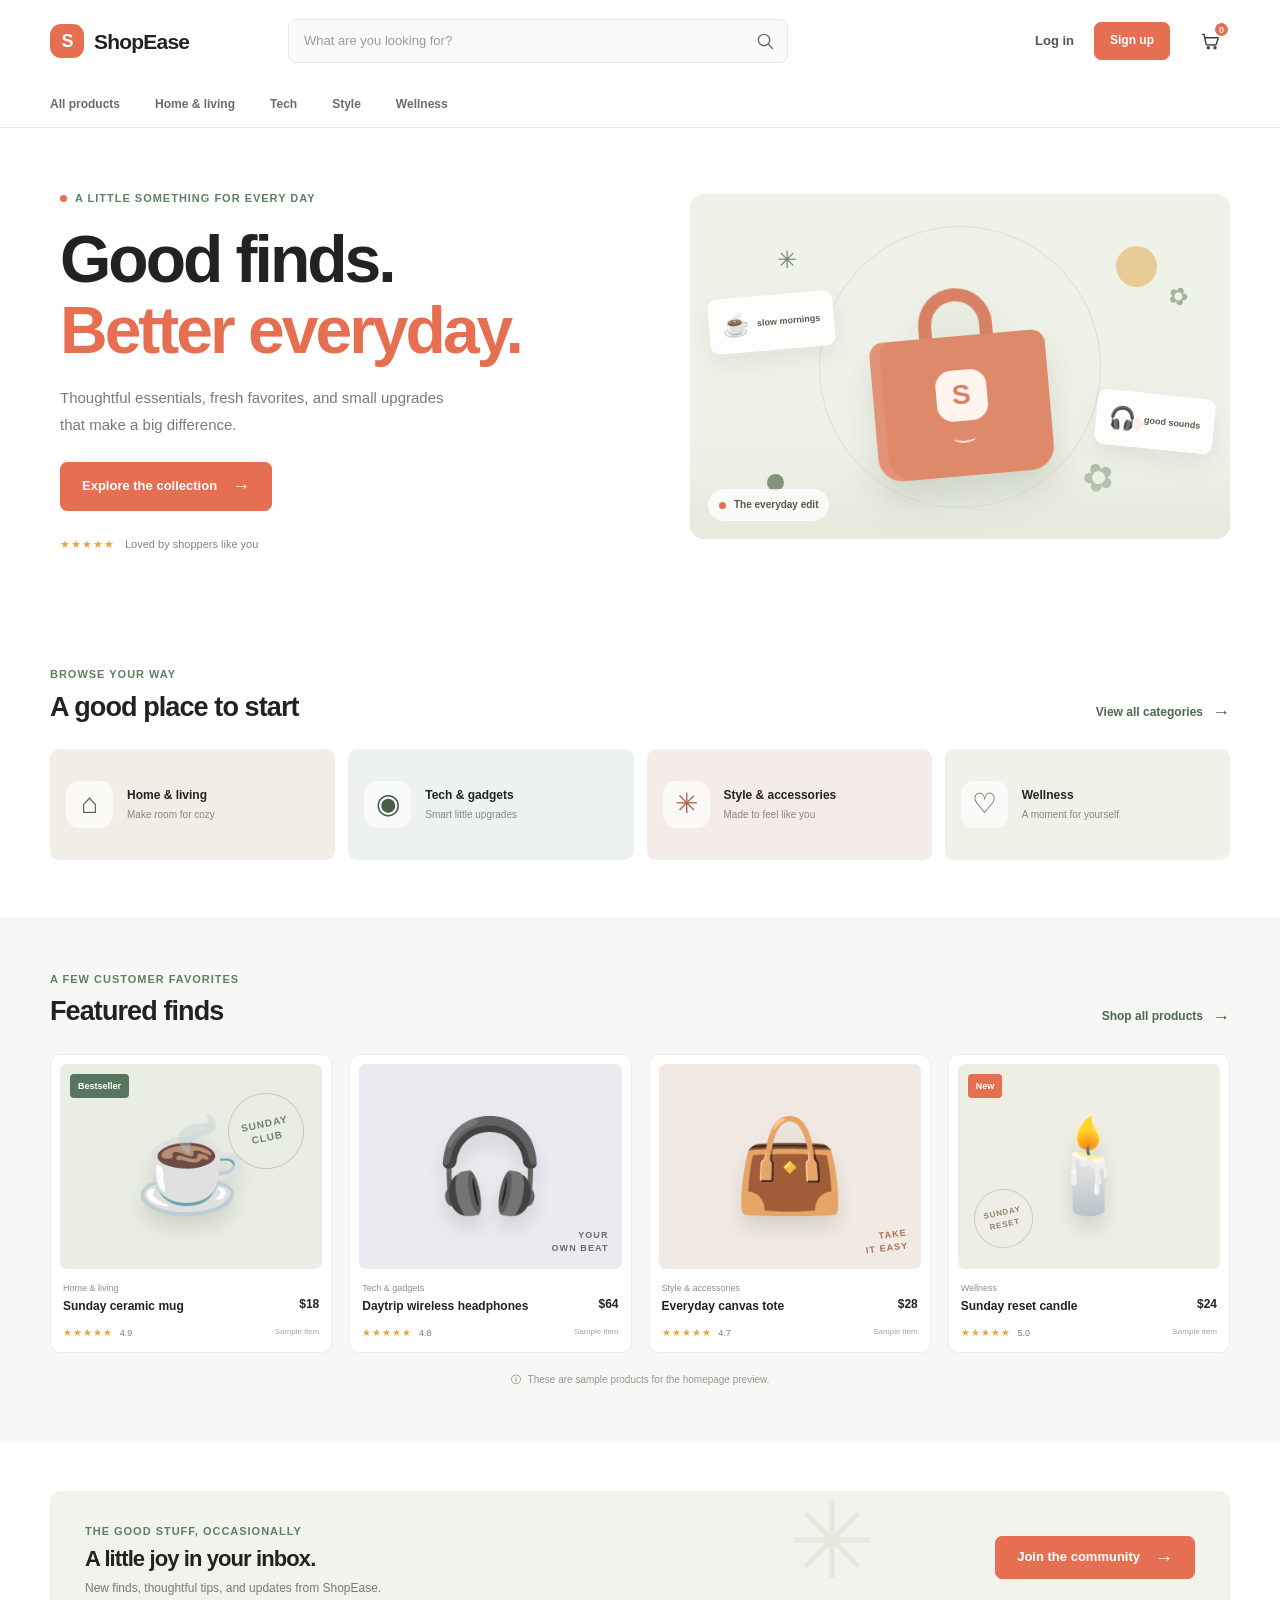
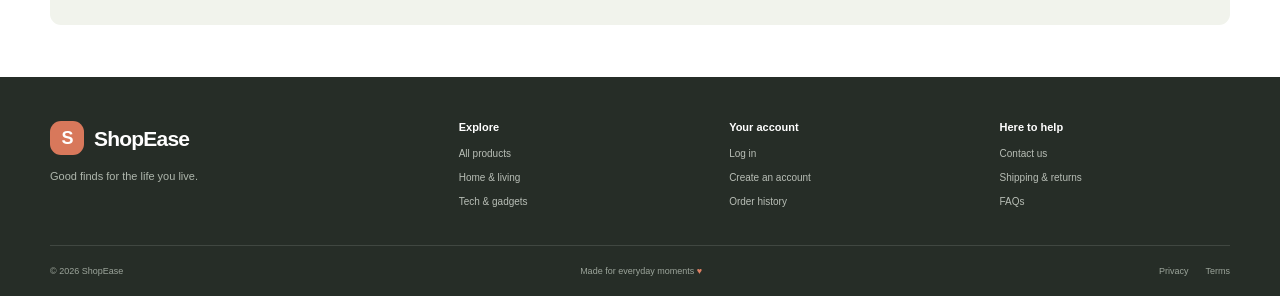
<file: ecommerce-backend/frontend/index.html>
<!doctype html>
<html lang="en">
<head>
  <meta charset="utf-8">
  <meta name="viewport" content="width=device-width, initial-scale=1">
  <meta name="description" content="Discover thoughtful picks for everyday living at ShopEase.">
  <title>ShopEase — Find your everyday favorite</title>
  <link rel="stylesheet" href="css/style.css">
</head>
<body>
  <a class="skip-link" href="#main-content">Skip to content</a>
  <header class="site-header">
    <div class="header-inner page-shell">
      <a class="brand" href="index.html" aria-label="ShopEase home"><span class="brand-mark" aria-hidden="true">S</span>ShopEase</a>
      <form class="search-form" role="search" action="products.html" method="get">
        <label class="visually-hidden" for="site-search">Search products</label>
        <input id="site-search" name="q" type="search" placeholder="What are you looking for?">
        <button type="submit" aria-label="Search">
          <svg viewBox="0 0 24 24" aria-hidden="true"><circle cx="10.8" cy="10.8" r="6.8"></circle><path d="m16 16 5 5"></path></svg>
        </button>
      </form>
      <nav class="header-actions" aria-label="Main navigation">
        <a class="text-link auth-link" href="login.html">Log in</a>
        <a class="button button-small register-link" href="register.html">Sign up</a>
        <a class="cart-link" href="cart.html" aria-label="Shopping cart, 0 items">
          <svg viewBox="0 0 24 24" aria-hidden="true"><path d="M3 4h2l2.1 11.1a2 2 0 0 0 2 1.6h8.8a2 2 0 0 0 1.9-1.4L22 8H6"></path><circle cx="10" cy="20" r="1.2"></circle><circle cx="18" cy="20" r="1.2"></circle></svg>
          <span class="cart-count">0</span>
        </a>
      </nav>
    </div>
    <nav class="category-nav page-shell" aria-label="Shop departments">
      <a href="products.html">All products</a>
      <a href="products.html?category=home">Home &amp; living</a>
      <a href="products.html?category=tech">Tech</a>
      <a href="products.html?category=style">Style</a>
      <a href="products.html?category=wellness">Wellness</a>
    </nav>
  </header>

  <main id="main-content">
    <section class="hero page-shell" aria-labelledby="hero-title">
      <div class="hero-copy">
        <span class="eyebrow"><span class="eyebrow-dot"></span> A little something for every day</span>
        <h1 id="hero-title">Good finds.<br><span>Better everyday.</span></h1>
        <p>Thoughtful essentials, fresh favorites, and small upgrades that make a big difference.</p>
        <a class="button hero-button" href="products.html">Explore the collection <span aria-hidden="true">→</span></a>
        <div class="hero-note"><span class="hero-note-stars" aria-hidden="true">★★★★★</span><span>Loved by shoppers like you</span></div>
      </div>
      <div class="hero-art" role="img" aria-label="Illustration of a ShopEase shopping bag surrounded by colorful everyday essentials">
        <span class="art-spark spark-one" aria-hidden="true">✳</span>
        <span class="art-spark spark-two" aria-hidden="true">✦</span>
        <span class="art-orbit orbit-one" aria-hidden="true"></span>
        <span class="art-orbit orbit-two" aria-hidden="true"></span>
        <div class="art-card art-card-left" aria-hidden="true"><span>☕</span><small>slow mornings</small></div>
        <div class="art-card art-card-right" aria-hidden="true"><span>🎧</span><small>good sounds</small></div>
        <div class="shopping-bag" aria-hidden="true"><div class="bag-handle"></div><div class="bag-face"><span class="bag-logo">S</span><span class="bag-smile"></span></div></div>
        <span class="art-leaf leaf-one" aria-hidden="true">✿</span>
        <span class="art-leaf leaf-two" aria-hidden="true">✿</span>
        <div class="art-caption"><span class="caption-dot"></span> The everyday edit</div>
      </div>
    </section>

    <section class="section page-shell categories-section" aria-labelledby="categories-title">
      <div class="section-heading">
        <div><span class="eyebrow">Browse your way</span><h2 id="categories-title">A good place to start</h2></div>
        <a class="arrow-link" href="products.html">View all categories <span aria-hidden="true">→</span></a>
      </div>
      <div class="category-grid">
        <a class="category-tile category-home" href="products.html?category=home"><span class="category-icon" aria-hidden="true">⌂</span><span><strong>Home &amp; living</strong><small>Make room for cozy</small></span><span class="tile-arrow" aria-hidden="true">↗</span></a>
        <a class="category-tile category-tech" href="products.html?category=tech"><span class="category-icon" aria-hidden="true">◉</span><span><strong>Tech &amp; gadgets</strong><small>Smart little upgrades</small></span><span class="tile-arrow" aria-hidden="true">↗</span></a>
        <a class="category-tile category-style" href="products.html?category=style"><span class="category-icon" aria-hidden="true">✳</span><span><strong>Style &amp; accessories</strong><small>Made to feel like you</small></span><span class="tile-arrow" aria-hidden="true">↗</span></a>
        <a class="category-tile category-wellness" href="products.html?category=wellness"><span class="category-icon" aria-hidden="true">♡</span><span><strong>Wellness</strong><small>A moment for yourself</small></span><span class="tile-arrow" aria-hidden="true">↗</span></a>
      </div>
    </section>

    <section class="section featured-section" aria-labelledby="featured-title">
      <div class="page-shell">
        <div class="section-heading">
          <div><span class="eyebrow">A few customer favorites</span><h2 id="featured-title">Featured finds</h2></div>
          <a class="arrow-link" href="products.html">Shop all products <span aria-hidden="true">→</span></a>
        </div>
        <div class="product-grid">
          <article class="product-card">
            <a class="product-image image-mug" href="product-details.html" aria-label="View the Sunday ceramic mug"><span class="product-badge">Bestseller</span><span class="product-emoji" aria-hidden="true">☕</span><span class="image-caption">SUNDAY<br>CLUB</span></a>
            <div class="product-info"><div><p class="product-category">Home &amp; living</p><h3><a href="product-details.html">Sunday ceramic mug</a></h3></div><span class="product-price">$18</span></div>
            <div class="product-meta"><span class="rating" aria-label="Rated 4.9 out of 5">★★★★★ <small>4.9</small></span><span class="sample-label">Sample item</span></div>
          </article>
          <article class="product-card">
            <a class="product-image image-headphones" href="product-details.html" aria-label="View the Daytrip wireless headphones"><span class="product-emoji" aria-hidden="true">🎧</span><span class="floating-label">YOUR<br>OWN BEAT</span></a>
            <div class="product-info"><div><p class="product-category">Tech &amp; gadgets</p><h3><a href="product-details.html">Daytrip wireless headphones</a></h3></div><span class="product-price">$64</span></div>
            <div class="product-meta"><span class="rating" aria-label="Rated 4.8 out of 5">★★★★★ <small>4.8</small></span><span class="sample-label">Sample item</span></div>
          </article>
          <article class="product-card">
            <a class="product-image image-tote" href="product-details.html" aria-label="View the Everyday canvas tote"><span class="product-emoji" aria-hidden="true">👜</span><span class="image-note">TAKE<br>IT EASY</span></a>
            <div class="product-info"><div><p class="product-category">Style &amp; accessories</p><h3><a href="product-details.html">Everyday canvas tote</a></h3></div><span class="product-price">$28</span></div>
            <div class="product-meta"><span class="rating" aria-label="Rated 4.7 out of 5">★★★★★ <small>4.7</small></span><span class="sample-label">Sample item</span></div>
          </article>
          <article class="product-card">
            <a class="product-image image-candle" href="product-details.html" aria-label="View the Sunday reset candle"><span class="product-badge badge-new">New</span><span class="product-emoji" aria-hidden="true">🕯️</span><span class="candle-label">SUNDAY<br>RESET</span></a>
            <div class="product-info"><div><p class="product-category">Wellness</p><h3><a href="product-details.html">Sunday reset candle</a></h3></div><span class="product-price">$24</span></div>
            <div class="product-meta"><span class="rating" aria-label="Rated 5 out of 5">★★★★★ <small>5.0</small></span><span class="sample-label">Sample item</span></div>
          </article>
        </div>
        <p class="placeholder-note"><span aria-hidden="true">ⓘ</span> These are sample products for the homepage preview.</p>
      </div>
    </section>

    <section class="newsletter page-shell" aria-labelledby="newsletter-title">
      <div class="newsletter-spark" aria-hidden="true">✳</div>
      <div><span class="eyebrow">The good stuff, occasionally</span><h2 id="newsletter-title">A little joy in your inbox.</h2><p>New finds, thoughtful tips, and updates from ShopEase.</p></div>
      <a class="button newsletter-button" href="register.html">Join the community <span aria-hidden="true">→</span></a>
    </section>
  </main>

  <footer class="site-footer">
    <div class="page-shell footer-main">
      <div class="footer-brand"><a class="brand brand-light" href="index.html"><span class="brand-mark" aria-hidden="true">S</span>ShopEase</a><p>Good finds for the life you live.</p></div>
      <div class="footer-column"><h2>Explore</h2><a href="products.html">All products</a><a href="products.html?category=home">Home &amp; living</a><a href="products.html?category=tech">Tech &amp; gadgets</a></div>
      <div class="footer-column"><h2>Your account</h2><a href="login.html">Log in</a><a href="register.html">Create an account</a><a href="orders.html">Order history</a></div>
      <div class="footer-column"><h2>Here to help</h2><a href="mailto:hello@shopease.example">Contact us</a><a href="#shipping">Shipping &amp; returns</a><a href="#faq">FAQs</a></div>
    </div>
    <div class="page-shell footer-bottom"><span>© 2026 ShopEase</span><span>Made for everyday moments <span class="footer-heart" aria-hidden="true">♥</span></span><div><a href="#privacy">Privacy</a><a href="#terms">Terms</a></div></div>
  </footer>
</body>
</html>
</file>
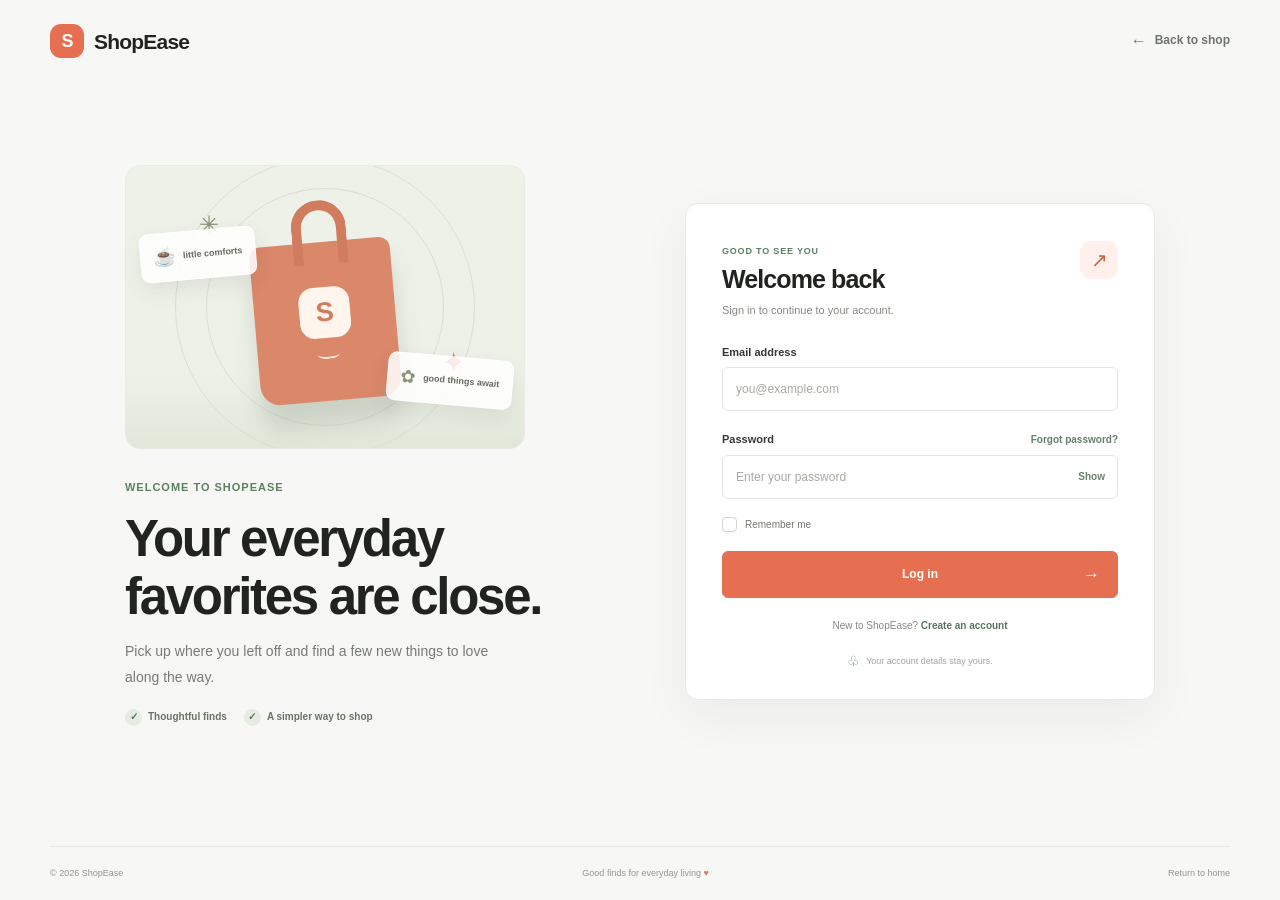
<file: ecommerce-backend/frontend/cart.html>
<!doctype html>
<html lang="en">
<head>
  <meta charset="utf-8">
  <meta name="viewport" content="width=device-width, initial-scale=1">
  <meta name="description" content="Review and update your ShopEase shopping cart.">
  <title>Your cart — ShopEase</title>
  <link rel="stylesheet" href="css/style.css">
  <link rel="stylesheet" href="css/cart.css">
  <script src="js/api.js" defer></script>
  <script src="js/cart.js" defer></script>
</head>
<body class="cart-page">
  <a class="skip-link" href="#main-content">Skip to your cart</a>
  <header class="site-header">
    <div class="header-inner page-shell">
      <a class="brand" href="index.html" aria-label="ShopEase home"><span class="brand-mark" aria-hidden="true">S</span>ShopEase</a>
      <form class="search-form" role="search" action="products.html" method="get">
        <label class="visually-hidden" for="cart-search">Search products</label>
        <input id="cart-search" name="q" type="search" placeholder="What are you looking for?">
        <button type="submit" aria-label="Search products"><svg viewBox="0 0 24 24" aria-hidden="true"><circle cx="10.8" cy="10.8" r="6.8"></circle><path d="m16 16 5 5"></path></svg></button>
      </form>
      <nav class="header-actions" aria-label="Main navigation">
        <a class="text-link auth-link" href="login.html?returnTo=cart.html">Log in</a>
        <a class="button button-small register-link" href="register.html">Sign up</a>
        <a class="cart-link is-current" href="cart.html" aria-current="page" aria-label="Shopping cart"><svg viewBox="0 0 24 24" aria-hidden="true"><path d="M3 4h2l2.1 11.1a2 2 0 0 0 2 1.6h8.8a2 2 0 0 0 1.9-1.4L22 8H6"></path><circle cx="10" cy="20" r="1.2"></circle><circle cx="18" cy="20" r="1.2"></circle></svg></a>
      </nav>
    </div>
    <nav class="category-nav page-shell" aria-label="Shop departments"><a href="products.html">All products</a><a href="products.html?category=home">Home &amp; living</a><a href="products.html?category=tech">Tech</a><a href="products.html?category=style">Style</a><a href="products.html?category=wellness">Wellness</a></nav>
  </header>

  <main id="main-content" class="page-shell cart-shell">
    <nav class="cart-breadcrumbs" aria-label="Breadcrumb"><a href="index.html">Home</a><span aria-hidden="true">/</span><span aria-current="page">Your cart</span></nav>
    <div class="cart-title-row"><div><span class="eyebrow">Almost yours</span><h1>Your shopping cart <span id="cart-item-count" class="cart-item-count" aria-live="polite"></span></h1><p>Take one last look at your everyday favorites.</p></div><a class="continue-shopping" href="products.html"><span aria-hidden="true">←</span> Continue shopping</a></div>

    <div id="cart-status" class="cart-status" role="alert" hidden></div>

    <section id="cart-loading" class="cart-loading" aria-live="polite">
      <span class="cart-spinner" aria-hidden="true"></span><p>Loading your cart…</p>
      <div class="cart-skeleton" aria-hidden="true"><span></span><span></span><span></span></div>
    </section>

    <section id="cart-error" class="cart-state" role="alert" hidden>
      <div class="cart-state-icon error-icon" aria-hidden="true">!</div><h2>We couldn't load your cart</h2><p id="cart-error-message">Please try again in a moment.</p><button id="retry-cart" class="button" type="button">Try again</button>
    </section>

    <section id="empty-cart" class="empty-cart" hidden aria-labelledby="empty-cart-title">
      <div class="empty-cart-illustration" aria-hidden="true"><span class="empty-bag-handle"></span><span class="empty-bag-face"><b>S</b></span><span class="empty-spark empty-spark-one">✳</span><span class="empty-spark empty-spark-two">✦</span></div>
      <span class="eyebrow">A fresh start</span><h2 id="empty-cart-title">Your cart is taking a little breather.</h2><p>It’s waiting for something good. Browse the collection and find a new favorite.</p><a class="button" href="products.html">Explore products <span aria-hidden="true">→</span></a>
    </section>

    <section id="cart-layout" class="cart-layout" hidden aria-label="Cart contents and summary">
      <div class="cart-items-panel">
        <div class="cart-items-header"><h2>Cart items</h2><button id="clear-cart" class="clear-cart-button" type="button">Clear cart</button></div>
        <div id="cart-items" class="cart-items" aria-live="polite" aria-busy="false"></div>
      </div>
      <aside class="order-summary" aria-labelledby="summary-title">
        <div class="summary-heading"><span class="summary-icon" aria-hidden="true">✦</span><h2 id="summary-title">Order summary</h2></div>
        <div class="summary-line"><span>Items</span><span id="summary-item-count">—</span></div>
        <div class="summary-total"><span>Total</span><strong id="summary-total">—</strong></div>
        <p class="summary-note">Your total is calculated from current cart prices.</p>
        <button id="checkout-button" class="button checkout-button" type="button">Continue to checkout <span aria-hidden="true">→</span></button>
        <div class="secure-note"><span aria-hidden="true">♧</span><span>Checkout comes next. No order is placed from this page.</span></div>
      </aside>
    </section>

    <div id="cart-action-loading" class="cart-action-loading" role="status" aria-live="polite" hidden><span class="cart-spinner small-spinner" aria-hidden="true"></span><span id="cart-action-loading-text">Updating your cart…</span></div>
  </main>

  <footer class="site-footer cart-footer"><div class="page-shell footer-bottom"><span>© 2026 ShopEase</span><span>Good finds for everyday moments <span class="footer-heart" aria-hidden="true">♥</span></span><div><a href="products.html">Continue shopping</a></div></div></footer>
</body>
</html>
</file>
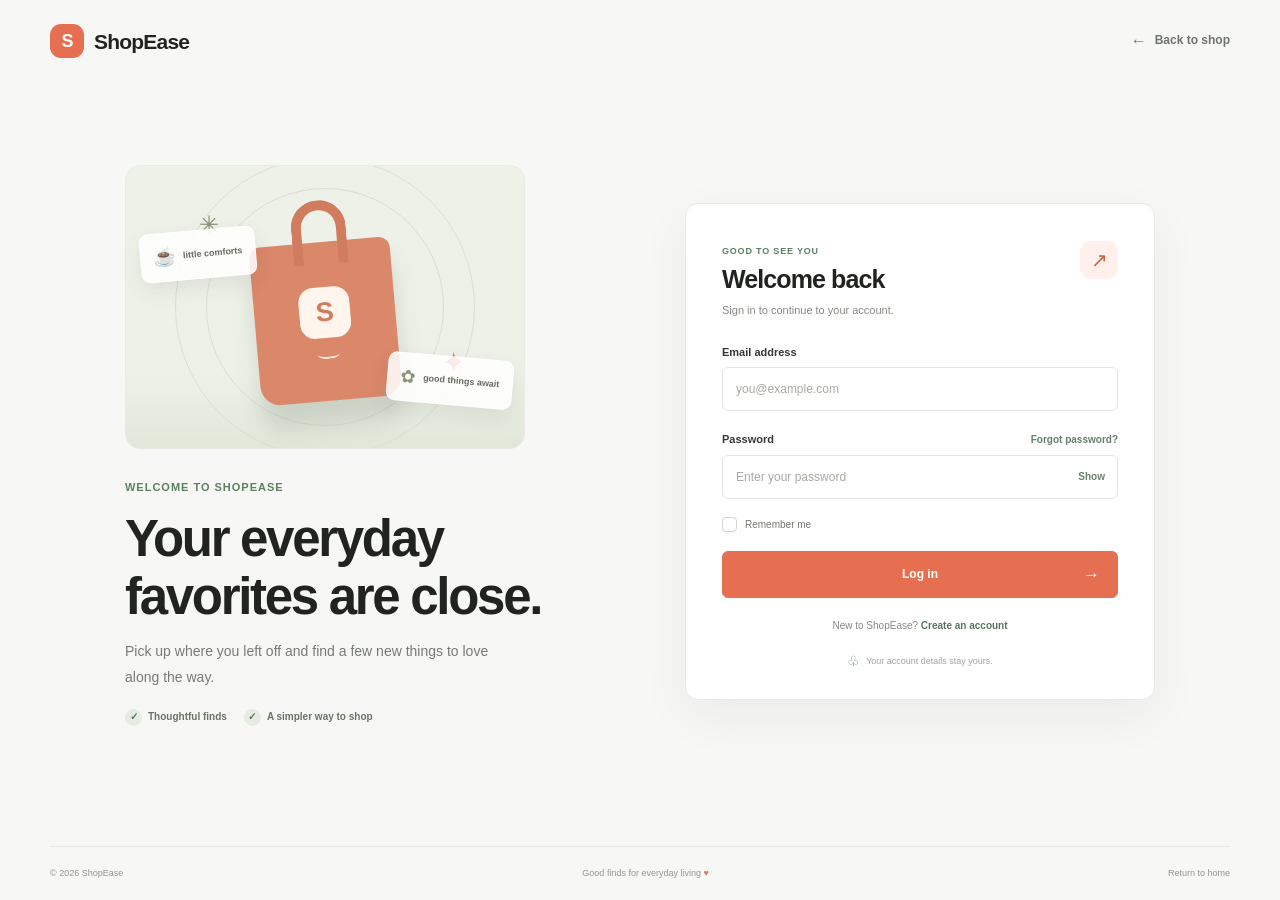
<file: ecommerce-backend/frontend/checkout.html>
<!doctype html>
<html lang="en">
<head>
  <meta charset="utf-8">
  <meta name="viewport" content="width=device-width, initial-scale=1">
  <meta name="description" content="Review your order and delivery details on ShopEase.">
  <title>Checkout — ShopEase</title>
  <link rel="stylesheet" href="css/style.css">
  <link rel="stylesheet" href="css/checkout.css">
  <script src="js/api.js" defer></script>
  <script src="js/checkout.js" defer></script>
</head>
<body class="checkout-page">
  <a class="skip-link" href="#main-content">Skip to checkout</a>
  <header class="site-header">
    <div class="header-inner page-shell">
      <a class="brand" href="index.html" aria-label="ShopEase home"><span class="brand-mark" aria-hidden="true">S</span>ShopEase</a>
      <form class="search-form" role="search" action="products.html" method="get">
        <label class="visually-hidden" for="checkout-search">Search products</label>
        <input id="checkout-search" name="q" type="search" placeholder="What are you looking for?">
        <button type="submit" aria-label="Search products"><svg viewBox="0 0 24 24" aria-hidden="true"><circle cx="10.8" cy="10.8" r="6.8"></circle><path d="m16 16 5 5"></path></svg></button>
      </form>
      <nav class="header-actions" aria-label="Main navigation"><a class="text-link" href="products.html">Continue shopping</a><a class="cart-link" href="cart.html" aria-label="Shopping cart"><svg viewBox="0 0 24 24" aria-hidden="true"><path d="M3 4h2l2.1 11.1a2 2 0 0 0 2 1.6h8.8a2 2 0 0 0 1.9-1.4L22 8H6"></path><circle cx="10" cy="20" r="1.2"></circle><circle cx="18" cy="20" r="1.2"></circle></svg></a></nav>
    </div>
    <nav class="category-nav page-shell" aria-label="Shop departments"><a href="products.html">All products</a><a href="products.html?category=home">Home &amp; living</a><a href="products.html?category=tech">Tech</a><a href="products.html?category=style">Style</a><a href="products.html?category=wellness">Wellness</a></nav>
  </header>

  <main id="main-content" class="page-shell checkout-shell">
    <nav class="checkout-breadcrumbs" aria-label="Checkout progress"><a href="cart.html">Cart</a><span aria-hidden="true">/</span><span aria-current="step">Checkout</span><span aria-hidden="true">/</span><span>Confirmation</span></nav>
    <div class="checkout-title"><span class="eyebrow">One last step</span><h1>Checkout</h1><p>Review your items and choose how you'd like to pay.</p></div>

    <div id="checkout-status" class="checkout-status" role="alert" hidden></div>

    <section id="checkout-loading" class="checkout-loading" aria-live="polite"><span class="checkout-spinner" aria-hidden="true"></span><p>Preparing your checkout…</p><div class="checkout-skeleton" aria-hidden="true"><span></span><span></span><span></span></div></section>
    <section id="checkout-error" class="checkout-state" role="alert" hidden><div class="checkout-state-icon error-icon" aria-hidden="true">!</div><h2>Checkout couldn't be loaded</h2><p id="checkout-error-message">Please try again.</p><button id="retry-checkout" class="button" type="button">Try again</button></section>
    <section id="checkout-empty" class="checkout-state" hidden><div class="checkout-state-icon" aria-hidden="true">⌑</div><h2>Your cart is empty</h2><p>Add something you love before starting checkout.</p><a class="button" href="products.html">Explore products</a></section>

    <section id="checkout-content" class="checkout-layout" hidden aria-label="Checkout details">
      <div class="checkout-main-column">
        <section id="delivery-section" class="checkout-card delivery-card" aria-labelledby="delivery-title">
          <div class="checkout-section-heading"><span class="step-number">1</span><div><h2 id="delivery-title">Delivery information</h2><p>Where should we send your order?</p></div></div>
          <div class="delivery-api-notice" role="note"><span aria-hidden="true">ⓘ</span><p>The current order API does not accept or save delivery details. These fields are validated here but are not transmitted or attached to your order.</p></div>

          <form id="checkout-form" novalidate>
            <div class="checkout-fields">
              <div class="checkout-field field-wide"><label for="delivery-name">Full name</label><input id="delivery-name" name="fullName" type="text" autocomplete="name" placeholder="Name for delivery" required aria-describedby="delivery-name-error"><span id="delivery-name-error" class="field-error"></span></div>
              <div class="checkout-field"><label for="delivery-phone">Phone number</label><input id="delivery-phone" name="phone" type="tel" autocomplete="tel" inputmode="tel" placeholder="e.g. +91 98765 43210" required aria-describedby="delivery-phone-error"><span id="delivery-phone-error" class="field-error"></span></div>
              <div class="checkout-field"><label for="delivery-pin">PIN code</label><input id="delivery-pin" name="pinCode" type="text" autocomplete="postal-code" inputmode="numeric" placeholder="Postal code" required aria-describedby="delivery-pin-error"><span id="delivery-pin-error" class="field-error"></span></div>
              <div class="checkout-field field-wide"><label for="delivery-address">Address</label><textarea id="delivery-address" name="address" autocomplete="street-address" rows="3" placeholder="House, street, area" required aria-describedby="delivery-address-error"></textarea><span id="delivery-address-error" class="field-error"></span></div>
              <div class="checkout-field"><label for="delivery-city">City</label><input id="delivery-city" name="city" type="text" autocomplete="address-level2" placeholder="City" required aria-describedby="delivery-city-error"><span id="delivery-city-error" class="field-error"></span></div>
              <div class="checkout-field"><label for="delivery-state">State</label><input id="delivery-state" name="state" type="text" autocomplete="address-level1" placeholder="State" required aria-describedby="delivery-state-error"><span id="delivery-state-error" class="field-error"></span></div>
            </div>
          </form>
        </section>

        <section id="payment-section" class="checkout-card payment-card" aria-labelledby="payment-title">
          <div class="checkout-section-heading"><span class="step-number">2</span><div><h2 id="payment-title">Payment method</h2><p>Choose an available payment option.</p></div></div>
          <fieldset class="payment-options"><legend class="visually-hidden">Choose payment method</legend>
            <label class="payment-option is-selected"><input type="radio" name="paymentMethod" value="COD" checked><span class="radio-indicator" aria-hidden="true"></span><span class="payment-option-icon" aria-hidden="true">▣</span><span class="payment-option-copy"><strong>Cash on Delivery</strong><small>Pay when your order arrives</small></span><span class="payment-selected-tag">Selected</span></label>
            <label class="payment-option is-disabled"><input type="radio" name="paymentMethod" value="RAZORPAY" disabled><span class="radio-indicator" aria-hidden="true"></span><span class="payment-option-icon razorpay-icon" aria-hidden="true">R</span><span class="payment-option-copy"><strong>Razorpay</strong><small>Online payment</small></span><span class="coming-soon">Coming soon</span></label>
          </fieldset>
        </section>

        <section id="pending-payment-panel" class="pending-payment-panel" hidden aria-labelledby="pending-payment-title">
          <span class="pending-icon" aria-hidden="true">✓</span><div><h2 id="pending-payment-title">Your order is already placed</h2><p id="pending-payment-copy">Your order is saved. Retry COD setup below; this will not create another order.</p><strong id="pending-order-number"></strong></div>
        </section>

        <div class="checkout-submit-row"><button id="place-order" class="button checkout-submit" type="submit" form="checkout-form"><span id="place-order-label">Place order</span><span aria-hidden="true">→</span></button><button id="retry-cod" class="button checkout-submit" type="button" hidden><span id="retry-cod-label">Retry COD setup</span><span aria-hidden="true">→</span></button><p class="checkout-terms">By placing your order, you agree to ShopEase's <a href="#terms">terms</a>.</p></div>
      </div>

      <aside class="checkout-summary checkout-card" aria-labelledby="summary-title">
        <div class="summary-heading"><span class="summary-icon" aria-hidden="true">✦</span><div><h2 id="summary-title">Order summary</h2><p id="summary-item-count">Loading items…</p></div></div>
        <div id="checkout-items" class="checkout-items" aria-live="polite"></div>
        <div class="checkout-total-row"><span>Order total</span><strong id="checkout-total">—</strong></div>
        <p class="checkout-total-note">Total amount is provided by ShopEase from current cart or order prices.</p>
        <a id="edit-cart-link" class="edit-cart-link" href="cart.html"><span aria-hidden="true">←</span> Back to cart</a>
      </aside>
    </section>
  </main>

  <footer class="site-footer checkout-footer"><div class="page-shell footer-bottom"><span>© 2026 ShopEase</span><span>Good finds for everyday moments <span class="footer-heart" aria-hidden="true">♥</span></span><div><a href="products.html">Continue shopping</a></div></div></footer>
</body>
</html>
</file>
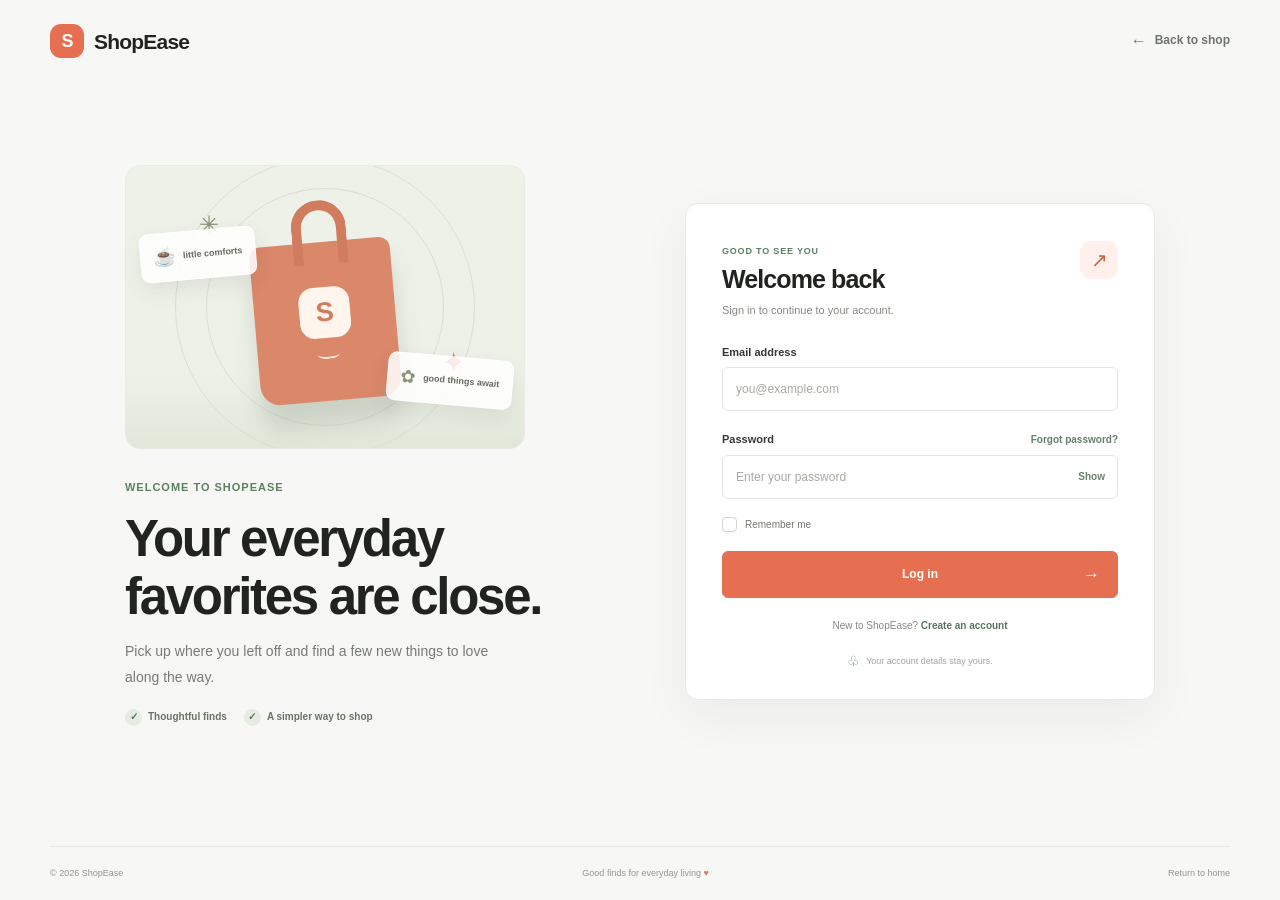
<file: ecommerce-backend/frontend/login.html>
<!doctype html>
<html lang="en">
<head>
  <meta charset="utf-8">
  <meta name="viewport" content="width=device-width, initial-scale=1">
  <meta name="description" content="Log in to your ShopEase account.">
  <title>Log in — ShopEase</title>
  <link rel="stylesheet" href="css/style.css">
  <link rel="stylesheet" href="css/auth.css">
  <script src="js/api.js" defer></script>
  <script src="js/auth.js" defer></script>
</head>
<body class="auth-page">
  <a class="skip-link" href="#auth-main">Skip to sign in</a>
  <header class="auth-header page-shell">
    <a class="brand" href="index.html" aria-label="ShopEase home"><span class="brand-mark" aria-hidden="true">S</span>ShopEase</a>
    <a class="back-to-shop" href="index.html"><span aria-hidden="true">←</span> Back to shop</a>
  </header>

  <main id="auth-main" class="auth-layout page-shell">
    <section class="auth-story" aria-labelledby="story-heading">
      <div class="story-art" aria-hidden="true">
        <span class="story-orbit story-orbit-one"></span><span class="story-orbit story-orbit-two"></span>
        <span class="story-spark story-spark-one">✳</span><span class="story-spark story-spark-two">✦</span>
        <div class="story-bag"><span class="story-bag-handle"></span><span class="story-bag-logo">S</span><span class="story-bag-smile"></span></div>
        <div class="story-float story-float-top">☕ <small>little comforts</small></div>
        <div class="story-float story-float-bottom">✿ <small>good things await</small></div>
      </div>
      <span class="eyebrow">Welcome to ShopEase</span>
      <h1 id="story-heading">Your everyday<br>favorites are close.</h1>
      <p>Pick up where you left off and find a few new things to love along the way.</p>
      <div class="story-points"><span><i aria-hidden="true">✓</i> Thoughtful finds</span><span><i aria-hidden="true">✓</i> A simpler way to shop</span></div>
    </section>

    <section class="auth-card" aria-labelledby="form-title">
      <div class="auth-card-heading">
        <span class="auth-card-icon" aria-hidden="true">↗</span>
        <p class="eyebrow">Good to see you</p>
        <h2 id="form-title">Welcome back</h2>
        <p class="auth-subtitle">Sign in to continue to your account.</p>
      </div>

      <div id="auth-message" class="auth-message" role="alert" aria-live="assertive" hidden></div>

      <form id="login-form" class="auth-form" novalidate>
        <div class="form-field">
          <label for="login-email">Email address</label>
          <input id="login-email" name="email" type="email" placeholder="you@example.com" autocomplete="email" inputmode="email" required aria-describedby="login-email-error">
          <span class="field-error" id="login-email-error"></span>
        </div>

        <div class="form-field">
          <div class="label-row"><label for="login-password">Password</label><a id="forgot-password-link" class="subtle-link" href="#forgot-password">Forgot password?</a></div>
          <div class="password-control">
            <input id="login-password" name="password" type="password" placeholder="Enter your password" autocomplete="current-password" required aria-describedby="login-password-error">
            <button class="password-toggle" type="button" data-toggle-password="login-password" aria-label="Show password" aria-pressed="false">Show</button>
          </div>
          <span class="field-error" id="login-password-error"></span>
        </div>

        <div class="form-options"><label class="check-label" for="remember-me"><input id="remember-me" name="remember" type="checkbox"><span class="custom-check" aria-hidden="true"></span><span>Remember me</span></label></div>

        <button class="auth-submit" type="submit"><span class="button-label">Log in</span><span class="button-arrow" aria-hidden="true">→</span><span class="button-spinner" aria-hidden="true"></span></button>
      </form>

      <p class="auth-switch">New to ShopEase? <a href="register.html">Create an account</a></p>
      <p class="auth-privacy"><span aria-hidden="true">♧</span> Your account details stay yours.</p>
    </section>
  </main>

  <footer class="auth-footer page-shell"><span>© 2026 ShopEase</span><span>Good finds for everyday living <i aria-hidden="true">♥</i></span><a href="index.html">Return to home</a></footer>
</body>
</html>
</file>
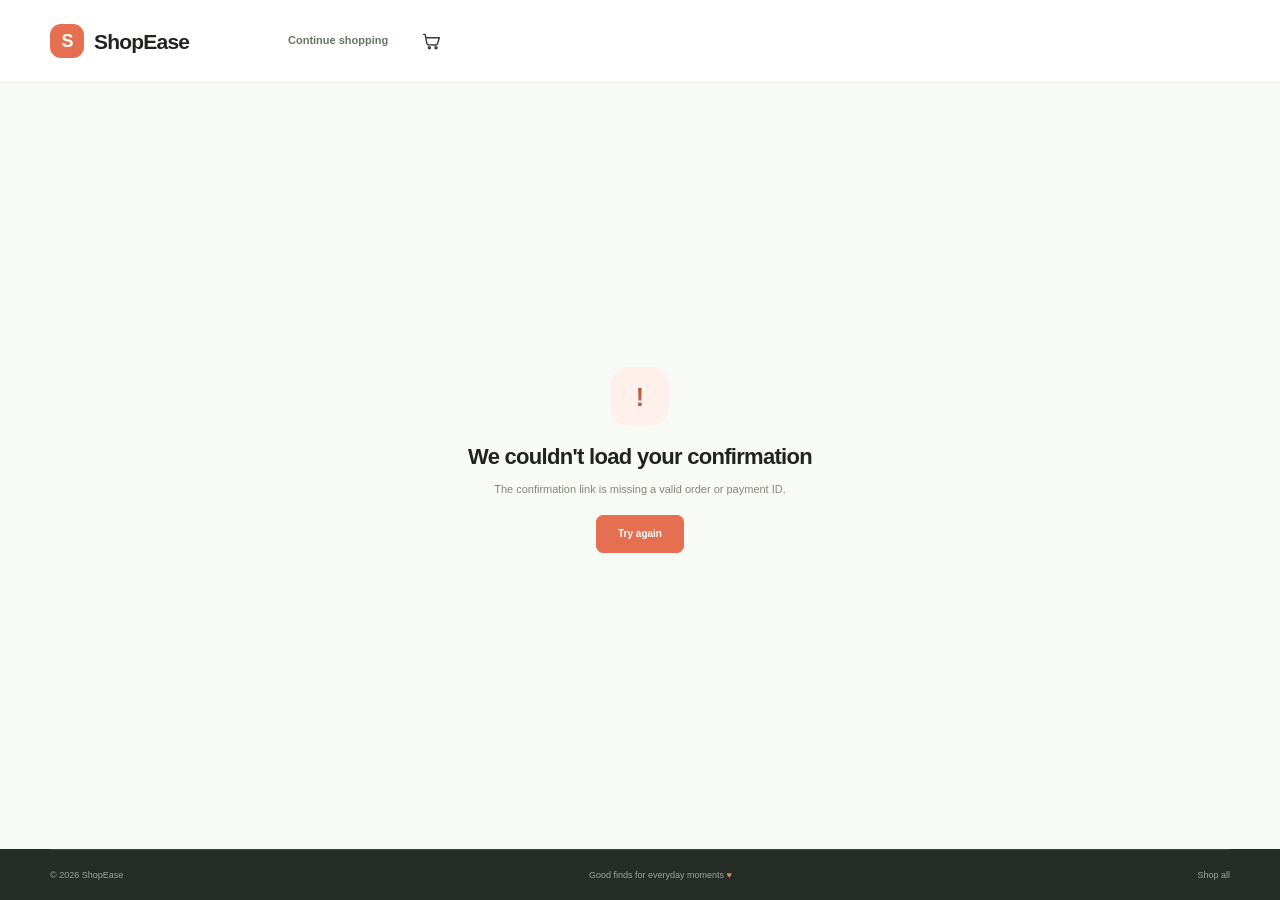
<file: ecommerce-backend/frontend/order-confirmation.html>
<!doctype html>
<html lang="en">
<head>
  <meta charset="utf-8">
  <meta name="viewport" content="width=device-width, initial-scale=1">
  <meta name="description" content="Your ShopEase order has been placed.">
  <title>Order confirmed — ShopEase</title>
  <link rel="stylesheet" href="css/style.css">
  <link rel="stylesheet" href="css/order-confirmation.css">
  <script src="js/api.js" defer></script>
  <script src="js/order-confirmation.js" defer></script>
</head>
<body class="confirmation-page">
  <a class="skip-link" href="#main-content">Skip to confirmation</a>
  <header class="site-header">
    <div class="header-inner page-shell">
      <a class="brand" href="index.html" aria-label="ShopEase home"><span class="brand-mark" aria-hidden="true">S</span>ShopEase</a>
      <nav class="confirmation-nav" aria-label="Main navigation"><a href="products.html">Continue shopping</a><a class="cart-link" href="cart.html" aria-label="Shopping cart"><svg viewBox="0 0 24 24" aria-hidden="true"><path d="M3 4h2l2.1 11.1a2 2 0 0 0 2 1.6h8.8a2 2 0 0 0 1.9-1.4L22 8H6"></path><circle cx="10" cy="20" r="1.2"></circle><circle cx="18" cy="20" r="1.2"></circle></svg></a></nav>
    </div>
  </header>

  <main id="main-content" class="page-shell confirmation-shell">
    <section id="confirmation-loading" class="confirmation-loading" aria-live="polite"><span class="confirmation-spinner" aria-hidden="true"></span><p>Confirming your order…</p></section>
    <section id="confirmation-error" class="confirmation-error" role="alert" hidden><div class="confirmation-error-icon" aria-hidden="true">!</div><h1>We couldn't load your confirmation</h1><p id="confirmation-error-message">Please check your order details and try again.</p><button id="retry-confirmation" class="button" type="button">Try again</button></section>

    <article id="confirmation-content" class="confirmation-card" hidden aria-labelledby="confirmation-title">
      <div class="confirmation-art" aria-hidden="true"><span class="confirmation-halo"></span><span class="confirmation-check">✓</span><span class="confirmation-spark spark-left">✳</span><span class="confirmation-spark spark-right">✦</span></div>
      <span class="eyebrow">A good choice</span>
      <h1 id="confirmation-title">Your order is confirmed.</h1>
      <p class="confirmation-thanks">Thanks for shopping with ShopEase. We’ve received your order.</p>
      <div class="confirmation-details" aria-label="Order confirmation details">
        <div><span>Order ID</span><strong id="confirmed-order-id">—</strong></div>
        <div><span>Order amount</span><strong id="confirmed-order-amount">—</strong></div>
        <div><span>Payment method</span><strong id="confirmed-payment-method">—</strong></div>
        <div><span>Payment status</span><strong id="confirmed-payment-status" class="pending-status">—</strong></div>
      </div>
      <p class="cod-note"><span aria-hidden="true">ⓘ</span> Cash on Delivery stays pending until payment is collected when your order arrives.</p>
      <div class="confirmation-actions"><a id="view-order-button" class="button view-order-button" href="orders.html">View order</a><a class="continue-button" href="products.html">Continue shopping <span aria-hidden="true">→</span></a></div>
    </article>
  </main>

  <footer class="site-footer confirmation-footer"><div class="page-shell footer-bottom"><span>© 2026 ShopEase</span><span>Good finds for everyday moments <span class="footer-heart" aria-hidden="true">♥</span></span><div><a href="products.html">Shop all</a></div></div></footer>
</body>
</html>
</file>
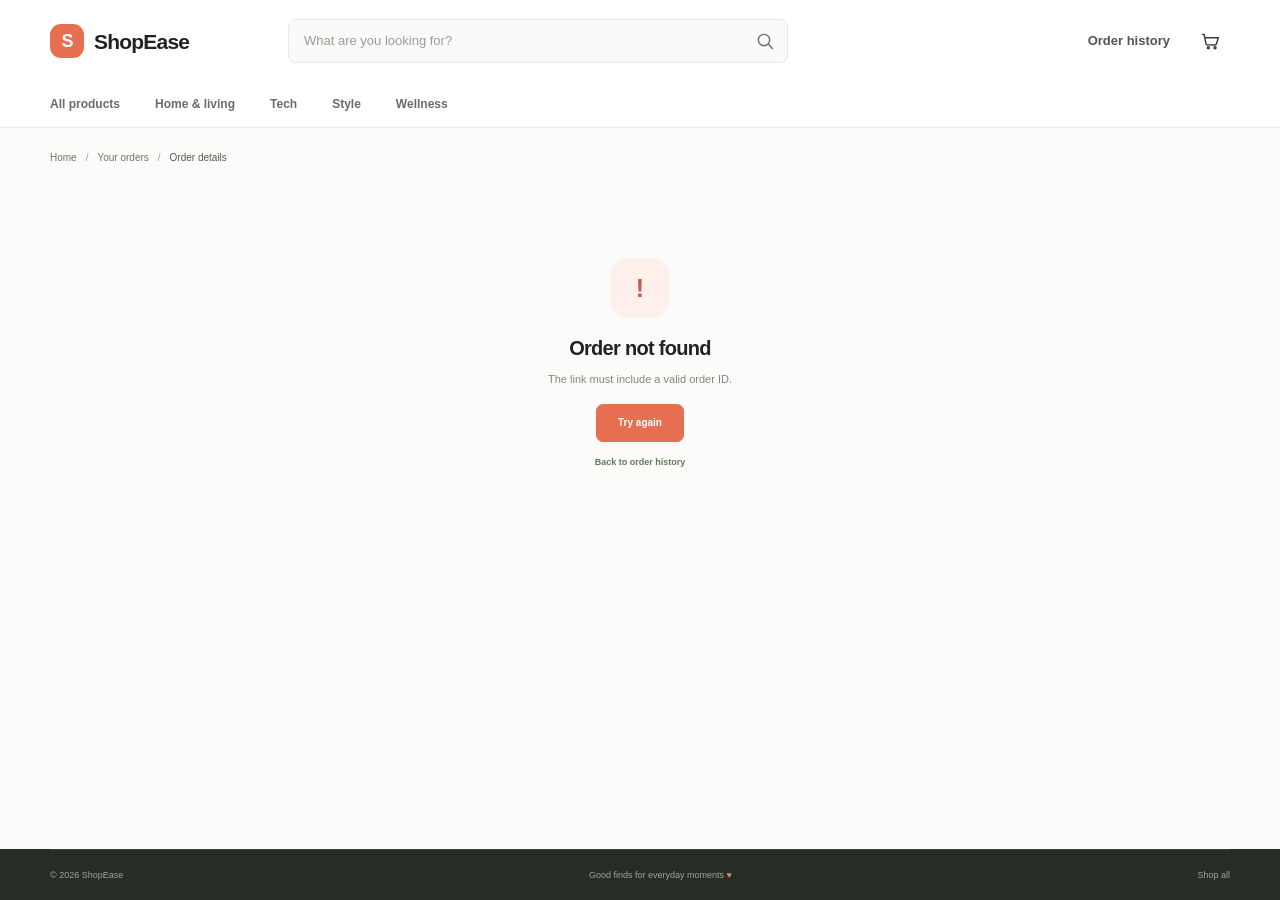
<file: ecommerce-backend/frontend/order-details.html>
<!doctype html>
<html lang="en">
<head>
  <meta charset="utf-8">
  <meta name="viewport" content="width=device-width, initial-scale=1">
  <meta name="description" content="View the details and status of your ShopEase order.">
  <title>Order details — ShopEase</title>
  <link rel="stylesheet" href="css/style.css">
  <link rel="stylesheet" href="css/orders.css">
  <script src="js/api.js" defer></script>
  <script src="js/order-details.js" defer></script>
</head>
<body class="orders-page order-detail-page">
  <a class="skip-link" href="#main-content">Skip to order details</a>
  <header class="site-header">
    <div class="header-inner page-shell">
      <a class="brand" href="index.html" aria-label="ShopEase home"><span class="brand-mark" aria-hidden="true">S</span>ShopEase</a>
      <form class="search-form" role="search" action="products.html" method="get"><label class="visually-hidden" for="detail-search">Search products</label><input id="detail-search" name="q" type="search" placeholder="What are you looking for?"><button type="submit" aria-label="Search products"><svg viewBox="0 0 24 24" aria-hidden="true"><circle cx="10.8" cy="10.8" r="6.8"></circle><path d="m16 16 5 5"></path></svg></button></form>
      <nav class="header-actions" aria-label="Main navigation"><a class="text-link" href="orders.html">Order history</a><a class="cart-link" href="cart.html" aria-label="Shopping cart"><svg viewBox="0 0 24 24" aria-hidden="true"><path d="M3 4h2l2.1 11.1a2 2 0 0 0 2 1.6h8.8a2 2 0 0 0 1.9-1.4L22 8H6"></path><circle cx="10" cy="20" r="1.2"></circle><circle cx="18" cy="20" r="1.2"></circle></svg></a></nav>
    </div>
    <nav class="category-nav page-shell" aria-label="Shop departments"><a href="products.html">All products</a><a href="products.html?category=home">Home &amp; living</a><a href="products.html?category=tech">Tech</a><a href="products.html?category=style">Style</a><a href="products.html?category=wellness">Wellness</a></nav>
  </header>

  <main id="main-content" class="page-shell order-detail-shell">
    <nav class="orders-breadcrumbs" aria-label="Breadcrumb"><a href="index.html">Home</a><span aria-hidden="true">/</span><a href="orders.html">Your orders</a><span aria-hidden="true">/</span><span aria-current="page">Order details</span></nav>
    <div id="detail-message" class="orders-message" role="alert" hidden></div>
    <section id="detail-loading" class="orders-loading" aria-live="polite"><span class="orders-spinner" aria-hidden="true"></span><p>Loading your order…</p><div class="orders-skeleton" aria-hidden="true"><span></span><span></span><span></span></div></section>
    <section id="detail-error" class="orders-state" role="alert" hidden><div class="orders-state-icon error-icon" aria-hidden="true">!</div><h1 id="detail-error-title">We couldn't load this order</h1><p id="detail-error-message">Please check the link and try again.</p><button id="retry-order" class="button" type="button">Try again</button><a class="back-orders-link" href="orders.html">Back to order history</a></section>

    <article id="order-detail-content" class="order-detail-content" hidden>
      <div class="order-detail-heading"><div><span class="eyebrow">Order details</span><h1 id="detail-order-title">Order #—</h1><p id="detail-order-date"></p></div><span id="detail-order-status" class="order-status-pill">—</span></div>
      <section class="order-progress-card" aria-labelledby="progress-title"><div class="progress-heading"><div><h2 id="progress-title">Order progress</h2><p id="progress-caption">Status updates from ShopEase</p></div><span id="progress-status-label" class="progress-status-label">—</span></div><ol id="order-progress" class="order-progress" aria-label="Order status progress"><li data-progress="PENDING"><span class="progress-dot">1</span><span>Pending</span></li><li data-progress="CONFIRMED"><span class="progress-dot">2</span><span>Confirmed</span></li><li data-progress="PROCESSING"><span class="progress-dot">3</span><span>Processing</span></li><li data-progress="SHIPPED"><span class="progress-dot">4</span><span>Shipped</span></li><li data-progress="DELIVERED"><span class="progress-dot">5</span><span>Delivered</span></li></ol><div id="cancelled-progress" class="cancelled-progress" hidden><span class="cancelled-mark" aria-hidden="true">×</span><div><strong>Order cancelled</strong><span>The order status is CANCELLED.</span></div></div></section>

      <div class="detail-columns">
        <section class="detail-products-card" aria-labelledby="products-title"><div class="detail-card-heading"><h2 id="products-title">Items in this order</h2><span id="detail-item-count">—</span></div><div id="detail-items" class="detail-items"></div></section>
        <aside class="detail-summary-card" aria-labelledby="order-summary-title"><div class="detail-card-heading"><h2 id="order-summary-title">Order summary</h2></div><div class="detail-summary-row"><span>Order ID</span><strong id="summary-order-id">—</strong></div><div class="detail-summary-row"><span>Payment method</span><strong class="payment-unavailable">Not provided by API</strong></div><div class="detail-summary-row"><span>Payment status</span><strong class="payment-unavailable">Not provided by API</strong></div><div class="detail-summary-total"><span>Total amount</span><strong id="detail-total">—</strong></div><p class="payment-api-note">Payment details aren't included in the order response.</p><button id="cancel-order" class="cancel-order-button" type="button" hidden>Cancel order</button><a class="back-orders-link" href="orders.html">← Back to order history</a></aside>
      </div>
    </article>
  </main>

  <footer class="site-footer orders-footer"><div class="page-shell footer-bottom"><span>© 2026 ShopEase</span><span>Good finds for everyday moments <span class="footer-heart" aria-hidden="true">♥</span></span><div><a href="products.html">Shop all</a></div></div></footer>
</body>
</html>
</file>
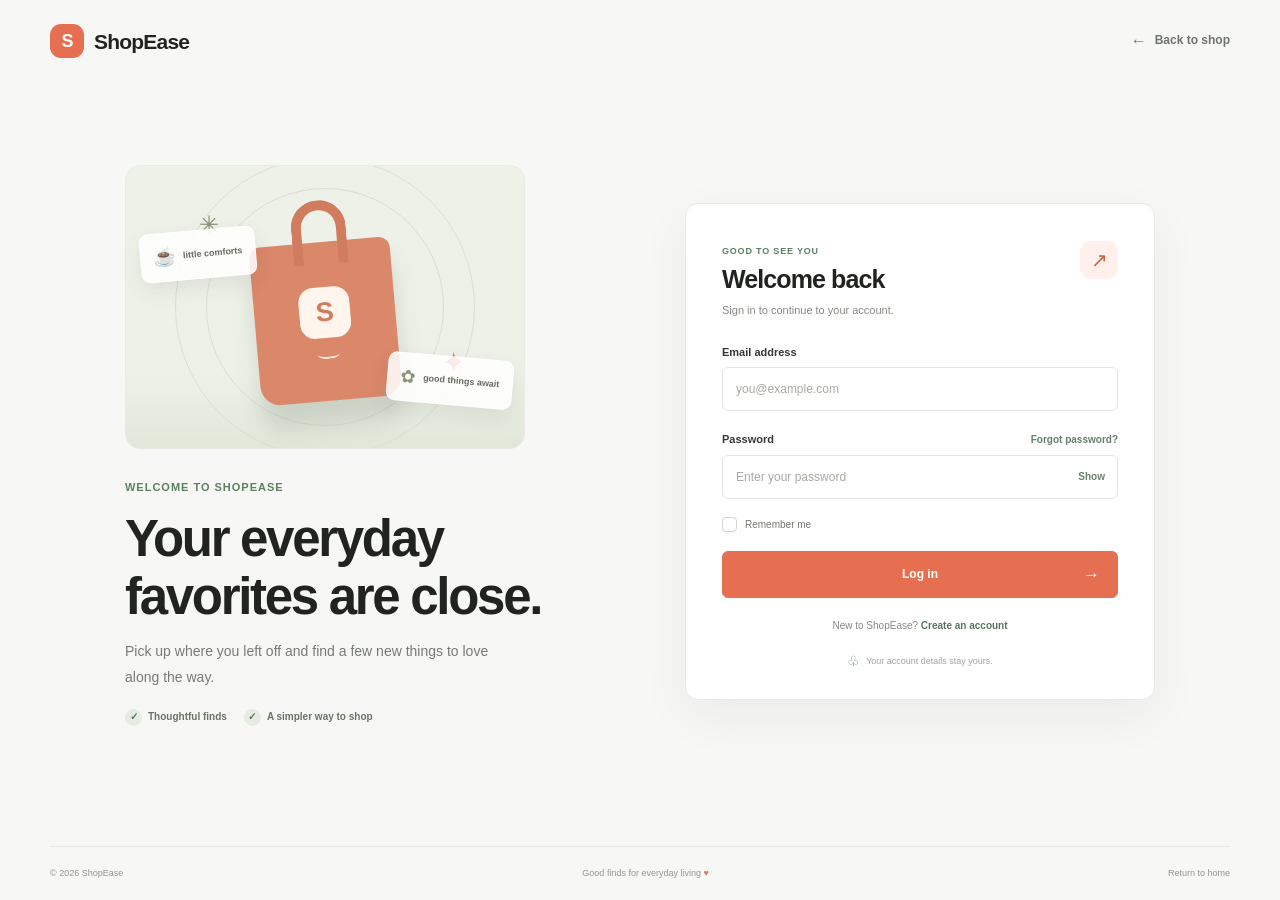
<file: ecommerce-backend/frontend/orders.html>
<!doctype html>
<html lang="en">
<head>
  <meta charset="utf-8">
  <meta name="viewport" content="width=device-width, initial-scale=1">
  <meta name="description" content="View your ShopEase order history and order status.">
  <title>Your orders — ShopEase</title>
  <link rel="stylesheet" href="css/style.css">
  <link rel="stylesheet" href="css/orders.css">
  <script src="js/api.js" defer></script>
  <script src="js/orders.js" defer></script>
</head>
<body class="orders-page">
  <a class="skip-link" href="#main-content">Skip to your orders</a>
  <header class="site-header">
    <div class="header-inner page-shell">
      <a class="brand" href="index.html" aria-label="ShopEase home"><span class="brand-mark" aria-hidden="true">S</span>ShopEase</a>
      <form class="search-form" role="search" action="products.html" method="get"><label class="visually-hidden" for="orders-search">Search products</label><input id="orders-search" name="q" type="search" placeholder="What are you looking for?"><button type="submit" aria-label="Search products"><svg viewBox="0 0 24 24" aria-hidden="true"><circle cx="10.8" cy="10.8" r="6.8"></circle><path d="m16 16 5 5"></path></svg></button></form>
      <nav class="header-actions" aria-label="Main navigation"><a class="text-link" href="products.html">Continue shopping</a><a class="cart-link" href="cart.html" aria-label="Shopping cart"><svg viewBox="0 0 24 24" aria-hidden="true"><path d="M3 4h2l2.1 11.1a2 2 0 0 0 2 1.6h8.8a2 2 0 0 0 1.9-1.4L22 8H6"></path><circle cx="10" cy="20" r="1.2"></circle><circle cx="18" cy="20" r="1.2"></circle></svg></a></nav>
    </div>
    <nav class="category-nav page-shell" aria-label="Shop departments"><a href="products.html">All products</a><a href="products.html?category=home">Home &amp; living</a><a href="products.html?category=tech">Tech</a><a href="products.html?category=style">Style</a><a href="products.html?category=wellness">Wellness</a></nav>
  </header>

  <main id="main-content" class="page-shell orders-shell">
    <nav class="orders-breadcrumbs" aria-label="Breadcrumb"><a href="index.html">Home</a><span aria-hidden="true">/</span><span aria-current="page">Your orders</span></nav>
    <div class="orders-heading"><div><span class="eyebrow">Your ShopEase account</span><h1>Your orders</h1><p>All the good things you’ve ordered, in one place.</p></div><a class="button orders-shop-button" href="products.html">Shop products <span aria-hidden="true">→</span></a></div>
    <div class="payment-data-notice" role="note"><span aria-hidden="true">ⓘ</span><p>Payment method and payment status aren't included in the current order history response, so they will be shown as unavailable here.</p></div>
    <div id="orders-message" class="orders-message" role="alert" hidden></div>

    <section id="orders-loading" class="orders-loading" aria-live="polite"><span class="orders-spinner" aria-hidden="true"></span><p>Gathering your orders…</p><div class="orders-skeleton" aria-hidden="true"><span></span><span></span><span></span></div></section>
    <section id="orders-error" class="orders-state" role="alert" hidden><div class="orders-state-icon error-icon" aria-hidden="true">!</div><h2>We couldn't load your orders</h2><p id="orders-error-message">Please try again.</p><button id="retry-orders" class="button" type="button">Try again</button></section>
    <section id="orders-empty" class="orders-empty" hidden aria-labelledby="orders-empty-title"><div class="empty-orders-art" aria-hidden="true"><span>▣</span><i>✦</i></div><span class="eyebrow">A little room for something new</span><h2 id="orders-empty-title">No orders just yet.</h2><p>When you find something you love, your orders will be waiting here.</p><a class="button" href="products.html">Explore products <span aria-hidden="true">→</span></a></section>
    <section id="orders-list" class="orders-list" aria-label="Order history" aria-live="polite" hidden></section>
  </main>

  <footer class="site-footer orders-footer"><div class="page-shell footer-bottom"><span>© 2026 ShopEase</span><span>Good finds for everyday moments <span class="footer-heart" aria-hidden="true">♥</span></span><div><a href="products.html">Shop all</a></div></div></footer>
</body>
</html>
</file>
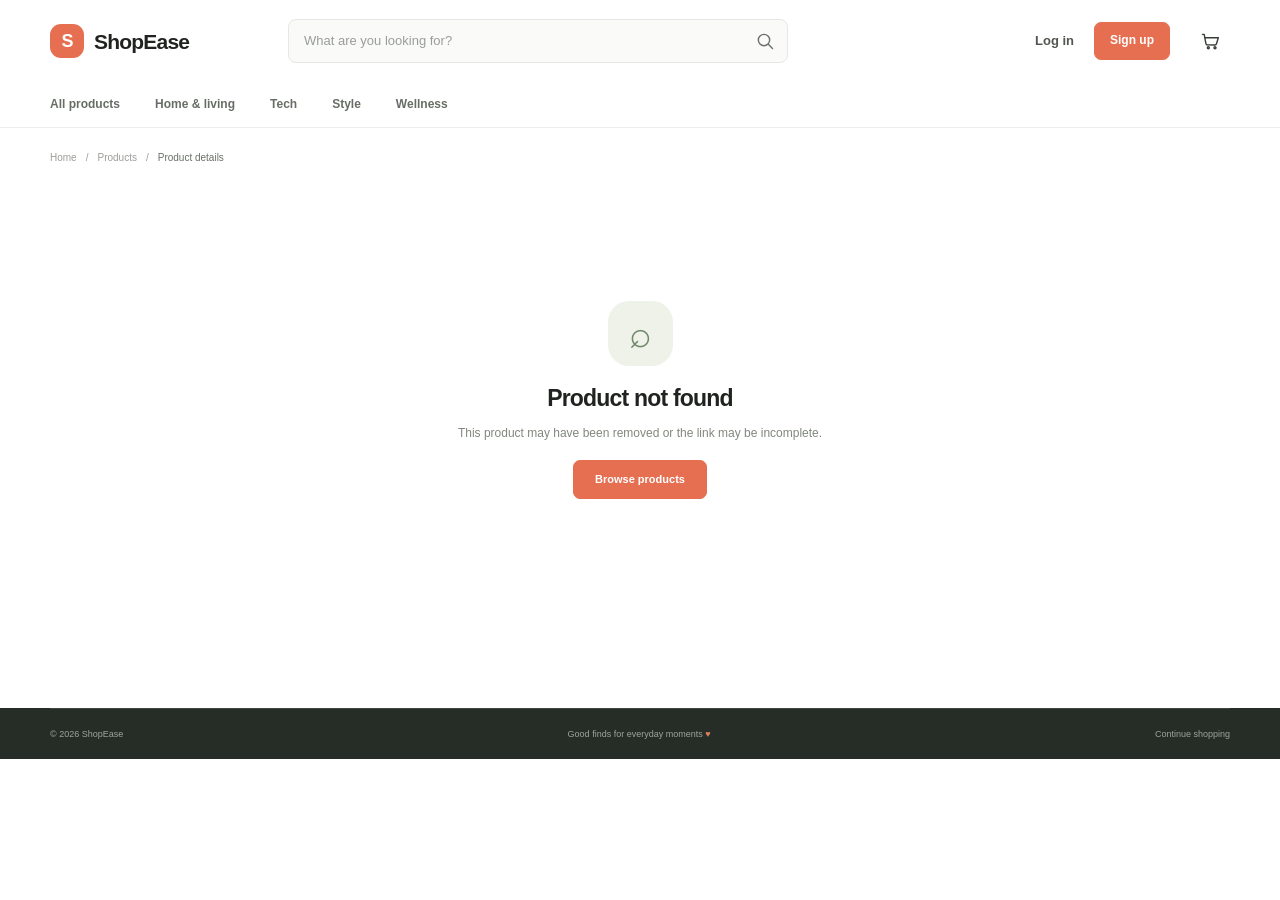
<file: ecommerce-backend/frontend/product-details.html>
<!doctype html>
<html lang="en">
<head>
  <meta charset="utf-8">
  <meta name="viewport" content="width=device-width, initial-scale=1">
  <meta name="description" content="Product details from ShopEase.">
  <title>Product details — ShopEase</title>
  <link rel="stylesheet" href="css/style.css">
  <link rel="stylesheet" href="css/product-details.css">
  <script src="js/api.js" defer></script>
  <script src="js/product-details.js" defer></script>
</head>
<body class="product-detail-page">
  <a class="skip-link" href="#main-content">Skip to product details</a>
  <header class="site-header">
    <div class="header-inner page-shell">
      <a class="brand" href="index.html" aria-label="ShopEase home"><span class="brand-mark" aria-hidden="true">S</span>ShopEase</a>
      <form class="search-form" role="search" action="products.html" method="get">
        <label class="visually-hidden" for="detail-search">Search products</label>
        <input id="detail-search" name="q" type="search" placeholder="What are you looking for?">
        <button type="submit" aria-label="Search products"><svg viewBox="0 0 24 24" aria-hidden="true"><circle cx="10.8" cy="10.8" r="6.8"></circle><path d="m16 16 5 5"></path></svg></button>
      </form>
      <nav class="header-actions" aria-label="Main navigation">
        <a class="text-link auth-link" href="login.html">Log in</a>
        <a class="button button-small register-link" href="register.html">Sign up</a>
        <a class="cart-link" href="cart.html" aria-label="Shopping cart"><svg viewBox="0 0 24 24" aria-hidden="true"><path d="M3 4h2l2.1 11.1a2 2 0 0 0 2 1.6h8.8a2 2 0 0 0 1.9-1.4L22 8H6"></path><circle cx="10" cy="20" r="1.2"></circle><circle cx="18" cy="20" r="1.2"></circle></svg></a>
      </nav>
    </div>
    <nav class="category-nav page-shell" aria-label="Shop departments"><a href="products.html">All products</a><a href="products.html?category=home">Home &amp; living</a><a href="products.html?category=tech">Tech</a><a href="products.html?category=style">Style</a><a href="products.html?category=wellness">Wellness</a></nav>
  </header>

  <main id="main-content" class="page-shell detail-shell">
    <nav class="detail-breadcrumbs" aria-label="Breadcrumb"><a href="index.html">Home</a><span aria-hidden="true">/</span><a href="products.html">Products</a><span aria-hidden="true">/</span><span id="breadcrumb-current" aria-current="page">Product details</span></nav>

    <section id="details-loading" class="detail-loading" aria-live="polite">
      <span class="loading-spinner" aria-hidden="true"></span><p>Finding the details…</p>
      <div class="detail-skeleton" aria-hidden="true"><span></span><span></span><span></span></div>
    </section>

    <section id="details-error" class="detail-state" role="alert" hidden>
      <div class="detail-state-icon error-icon" aria-hidden="true">!</div><h1>We couldn't load this product</h1><p id="details-error-text">Please try again in a moment.</p><button id="retry-product" class="button" type="button">Try again</button>
    </section>

    <section id="product-not-found" class="detail-state" hidden>
      <div class="detail-state-icon" aria-hidden="true">⌕</div><h1>Product not found</h1><p>This product may have been removed or the link may be incomplete.</p><a class="button" href="products.html">Browse products</a>
    </section>

    <article id="product-content" class="product-detail" hidden aria-labelledby="product-name">
      <div class="detail-visual-wrap">
        <div id="product-gallery" class="product-gallery" aria-label="Product images">
          <div class="detail-visual">
            <img id="product-main-image" class="detail-main-image" alt="" hidden>
            <div id="product-image-fallback" class="product-image-fallback" role="img" aria-label="Product image unavailable" hidden>Product image unavailable</div>
          </div>
          <div id="product-thumbnails" class="product-thumbnails" role="group" aria-label="Choose a product image"></div>
        </div>
        <p class="visual-caption">Product photos</p>
      </div>

      <div class="detail-copy">
        <div class="detail-category-row"><span id="product-category" class="detail-category">Category</span><span class="detail-rating" aria-label="ShopEase product">ShopEase pick <span aria-hidden="true">✦</span></span></div>
        <h1 id="product-name">Product name</h1>
        <p id="product-price" class="detail-price"></p>
        <div class="detail-divider"></div>
        <h2 class="detail-section-title">About this find</h2>
        <p id="product-description" class="detail-description"></p>

        <div class="availability-row"><span id="stock-indicator" class="stock-indicator" aria-hidden="true"></span><span id="stock-message" class="stock-message"></span></div>

        <div class="quantity-block"><label for="product-quantity">Quantity</label><div class="quantity-control"><button id="quantity-decrease" type="button" aria-label="Decrease quantity">−</button><input id="product-quantity" type="number" min="1" value="1" step="1" inputmode="numeric" aria-describedby="quantity-hint"><button id="quantity-increase" type="button" aria-label="Increase quantity">+</button></div><span id="quantity-hint" class="quantity-hint">Choose how many you'd like.</span></div>

        <div id="cart-action-message" class="cart-action-message" role="status" aria-live="polite" hidden></div>
        <div class="detail-actions"><button id="add-to-cart" class="button detail-add" type="button" disabled><span aria-hidden="true">＋</span> Add to cart</button><button id="buy-now" class="button detail-buy" type="button" disabled>Buy now <span aria-hidden="true">→</span></button></div>
        <p class="auth-hint"><span aria-hidden="true">♧</span> Sign in with your customer account to add items to your cart.</p>
        <a class="back-to-products" href="products.html"><span aria-hidden="true">←</span> Back to products</a>
      </div>
    </article>
  </main>

  <footer class="site-footer detail-footer"><div class="page-shell footer-bottom"><span>© 2026 ShopEase</span><span>Good finds for everyday moments <span class="footer-heart" aria-hidden="true">♥</span></span><div><a href="products.html">Continue shopping</a></div></div></footer>
</body>
</html>
</file>
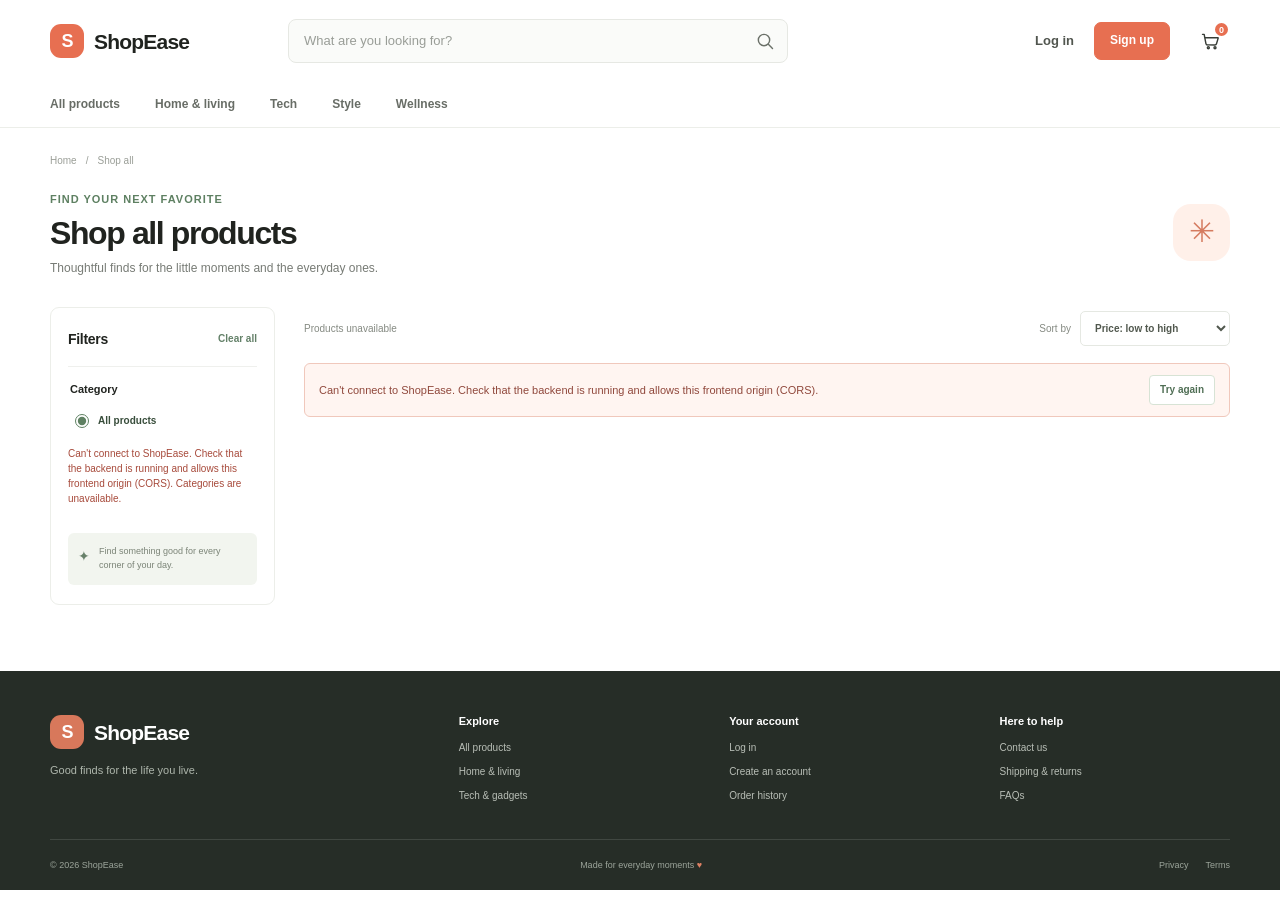
<file: ecommerce-backend/frontend/products.html>
<!doctype html>
<html lang="en">
<head>
  <meta charset="utf-8">
  <meta name="viewport" content="width=device-width, initial-scale=1">
  <meta name="description" content="Browse the ShopEase collection and find something for every day.">
  <title>Shop all products — ShopEase</title>
  <link rel="stylesheet" href="css/style.css">
  <link rel="stylesheet" href="css/products.css">
  <script src="js/api.js" defer></script>
  <script src="js/products.js" defer></script>
</head>
<body class="products-page">
  <a class="skip-link" href="#main-content">Skip to products</a>
  <header class="site-header">
    <div class="header-inner page-shell">
      <a class="brand" href="index.html" aria-label="ShopEase home"><span class="brand-mark" aria-hidden="true">S</span>ShopEase</a>
      <form class="search-form" id="product-search-form" role="search">
        <label class="visually-hidden" for="product-search">Search products</label>
        <input id="product-search" name="q" type="search" placeholder="What are you looking for?" autocomplete="off">
        <button type="submit" aria-label="Search products"><svg viewBox="0 0 24 24" aria-hidden="true"><circle cx="10.8" cy="10.8" r="6.8"></circle><path d="m16 16 5 5"></path></svg></button>
      </form>
      <nav class="header-actions" aria-label="Main navigation">
        <a class="text-link auth-link" href="login.html">Log in</a>
        <a class="button button-small register-link" href="register.html">Sign up</a>
        <a class="cart-link" href="cart.html" aria-label="Shopping cart, 0 items"><svg viewBox="0 0 24 24" aria-hidden="true"><path d="M3 4h2l2.1 11.1a2 2 0 0 0 2 1.6h8.8a2 2 0 0 0 1.9-1.4L22 8H6"></path><circle cx="10" cy="20" r="1.2"></circle><circle cx="18" cy="20" r="1.2"></circle></svg><span class="cart-count">0</span></a>
      </nav>
    </div>
    <nav class="category-nav page-shell" aria-label="Shop departments">
      <a href="products.html">All products</a><a href="products.html?category=home">Home &amp; living</a><a href="products.html?category=tech">Tech</a><a href="products.html?category=style">Style</a><a href="products.html?category=wellness">Wellness</a>
    </nav>
  </header>

  <main id="main-content">
    <section class="listing-intro page-shell" aria-labelledby="listing-title">
      <div class="breadcrumbs"><a href="index.html">Home</a><span aria-hidden="true">/</span><span>Shop all</span></div>
      <div class="listing-heading-row"><div><span class="eyebrow">Find your next favorite</span><h1 id="listing-title">Shop all products</h1><p>Thoughtful finds for the little moments and the everyday ones.</p></div><span class="listing-decoration" aria-hidden="true">✳</span></div>
    </section>

    <section class="listing-layout page-shell" aria-label="Product catalog">
      <aside class="filter-panel" aria-labelledby="filter-title">
        <div class="filter-heading"><h2 id="filter-title">Filters</h2><button id="clear-filters" class="clear-filters" type="button">Clear all</button></div>
        <fieldset class="category-filter">
          <legend>Category</legend>
          <div id="category-options" class="category-options" aria-live="polite"><span class="filter-loading"><span class="mini-spinner" aria-hidden="true"></span> Loading categories</span></div>
        </fieldset>
        <div class="filter-help"><span aria-hidden="true">✦</span><p>Find something good for every corner of your day.</p></div>
      </aside>

      <section class="listing-results" aria-label="Products">
        <div class="results-toolbar">
          <p id="result-summary" class="result-summary" aria-live="polite">Loading products…</p>
          <label class="sort-control" for="sort-products"><span>Sort by</span><select id="sort-products" name="sort"><option value="price:ASC">Price: low to high</option><option value="price:DESC">Price: high to low</option><option value="name:ASC">Name: A to Z</option><option value="createdAt:DESC">Newest</option></select></label>
        </div>

        <div id="listing-message" class="listing-message" role="alert" hidden></div>
        <div id="product-grid" class="catalog-grid" aria-live="polite" aria-busy="true"></div>
        <section id="empty-state" class="empty-state" hidden aria-labelledby="empty-title">
          <div class="empty-art" aria-hidden="true">⌕</div><h2 id="empty-title">No finds just yet</h2><p>Try another search or clear the filters to see all products.</p><button id="empty-clear-filters" class="button" type="button">Clear filters</button>
        </section>
        <nav id="pagination" class="pagination" aria-label="Product pages" hidden></nav>
      </section>
    </section>
  </main>

  <footer class="site-footer">
    <div class="page-shell footer-main">
      <div class="footer-brand"><a class="brand brand-light" href="index.html"><span class="brand-mark" aria-hidden="true">S</span>ShopEase</a><p>Good finds for the life you live.</p></div>
      <div class="footer-column"><h2>Explore</h2><a href="products.html">All products</a><a href="products.html?category=home">Home &amp; living</a><a href="products.html?category=tech">Tech &amp; gadgets</a></div>
      <div class="footer-column"><h2>Your account</h2><a href="login.html">Log in</a><a href="register.html">Create an account</a><a href="orders.html">Order history</a></div>
      <div class="footer-column"><h2>Here to help</h2><a href="mailto:hello@shopease.example">Contact us</a><a href="#shipping">Shipping &amp; returns</a><a href="#faq">FAQs</a></div>
    </div>
    <div class="page-shell footer-bottom"><span>© 2026 ShopEase</span><span>Made for everyday moments <span class="footer-heart" aria-hidden="true">♥</span></span><div><a href="#privacy">Privacy</a><a href="#terms">Terms</a></div></div>
  </footer>
</body>
</html>
</file>
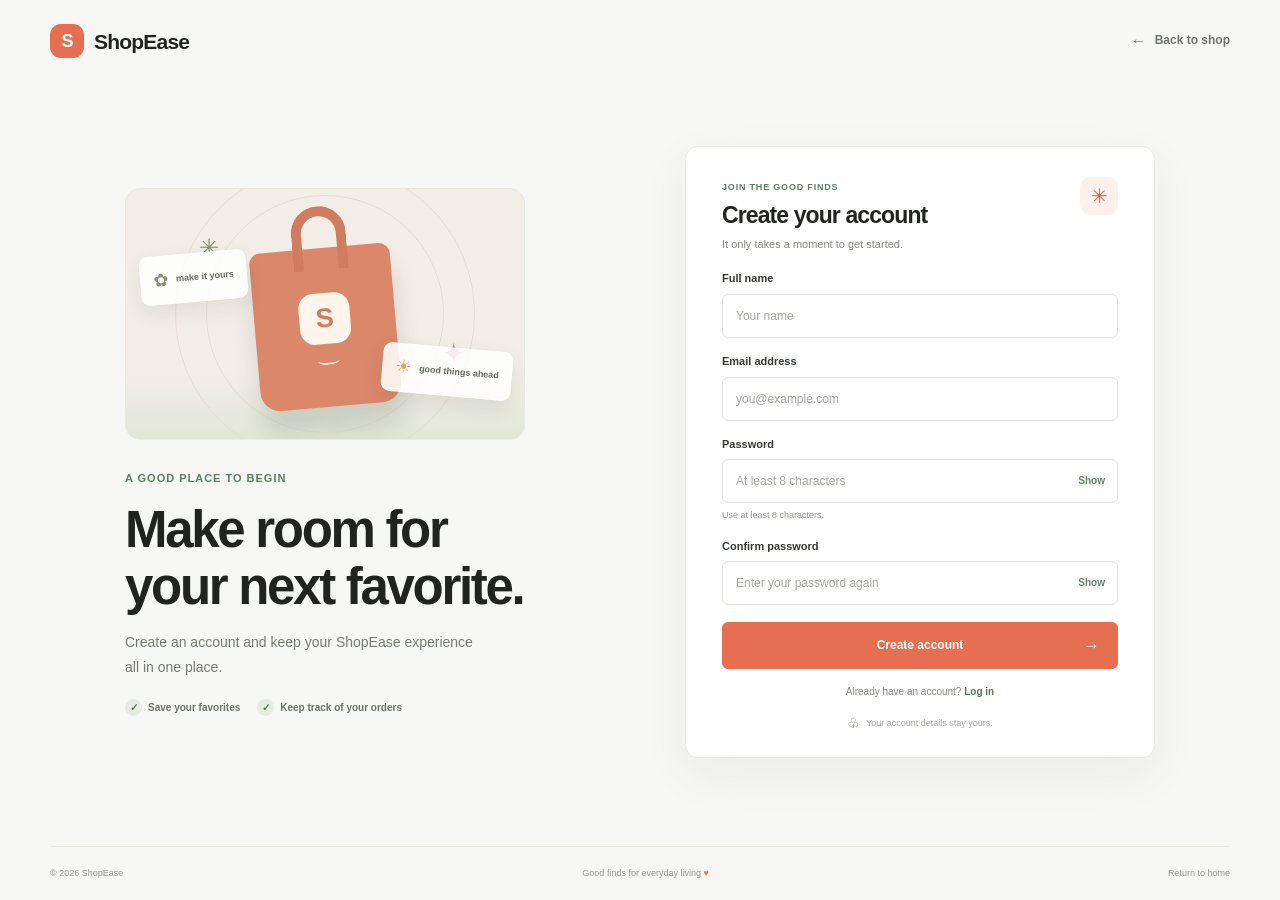
<file: ecommerce-backend/frontend/register.html>
<!doctype html>
<html lang="en">
<head>
  <meta charset="utf-8">
  <meta name="viewport" content="width=device-width, initial-scale=1">
  <meta name="description" content="Create your ShopEase account.">
  <title>Create an account — ShopEase</title>
  <link rel="stylesheet" href="css/style.css">
  <link rel="stylesheet" href="css/auth.css">
  <script src="js/api.js" defer></script>
  <script src="js/auth.js" defer></script>
</head>
<body class="auth-page">
  <a class="skip-link" href="#auth-main">Skip to create account</a>
  <header class="auth-header page-shell">
    <a class="brand" href="index.html" aria-label="ShopEase home"><span class="brand-mark" aria-hidden="true">S</span>ShopEase</a>
    <a class="back-to-shop" href="index.html"><span aria-hidden="true">←</span> Back to shop</a>
  </header>

  <main id="auth-main" class="auth-layout auth-layout-register page-shell">
    <section class="auth-story" aria-labelledby="story-heading">
      <div class="story-art register-art" aria-hidden="true">
        <span class="story-orbit story-orbit-one"></span><span class="story-orbit story-orbit-two"></span>
        <span class="story-spark story-spark-one">✳</span><span class="story-spark story-spark-two">✦</span>
        <div class="story-bag"><span class="story-bag-handle"></span><span class="story-bag-logo">S</span><span class="story-bag-smile"></span></div>
        <div class="story-float story-float-top">✿ <small>make it yours</small></div>
        <div class="story-float story-float-bottom">☀ <small>good things ahead</small></div>
      </div>
      <span class="eyebrow">A good place to begin</span>
      <h1 id="story-heading">Make room for<br>your next favorite.</h1>
      <p>Create an account and keep your ShopEase experience all in one place.</p>
      <div class="story-points"><span><i aria-hidden="true">✓</i> Save your favorites</span><span><i aria-hidden="true">✓</i> Keep track of your orders</span></div>
    </section>

    <section class="auth-card register-card" aria-labelledby="form-title">
      <div class="auth-card-heading">
        <span class="auth-card-icon" aria-hidden="true">✳</span>
        <p class="eyebrow">Join the good finds</p>
        <h2 id="form-title">Create your account</h2>
        <p class="auth-subtitle">It only takes a moment to get started.</p>
      </div>

      <div id="auth-message" class="auth-message" role="alert" aria-live="assertive" hidden></div>

      <form id="register-form" class="auth-form" novalidate>
        <div class="form-field">
          <label for="register-name">Full name</label>
          <input id="register-name" name="name" type="text" maxlength="255" placeholder="Your name" autocomplete="name" required aria-describedby="register-name-error">
          <span class="field-error" id="register-name-error"></span>
        </div>

        <div class="form-field">
          <label for="register-email">Email address</label>
          <input id="register-email" name="email" type="email" maxlength="255" placeholder="you@example.com" autocomplete="email" inputmode="email" required aria-describedby="register-email-error">
          <span class="field-error" id="register-email-error"></span>
        </div>

        <div class="form-field">
          <label for="register-password">Password</label>
          <div class="password-control">
            <input id="register-password" name="password" type="password" placeholder="At least 8 characters" autocomplete="new-password" required aria-describedby="register-password-hint register-password-error">
            <button class="password-toggle" type="button" data-toggle-password="register-password" aria-label="Show password" aria-pressed="false">Show</button>
          </div>
          <span class="field-hint" id="register-password-hint">Use at least 8 characters.</span>
          <span class="field-error" id="register-password-error"></span>
        </div>

        <div class="form-field">
          <label for="confirm-password">Confirm password</label>
          <div class="password-control">
            <input id="confirm-password" name="confirmPassword" type="password" placeholder="Enter your password again" autocomplete="new-password" required aria-describedby="confirm-password-error">
            <button class="password-toggle" type="button" data-toggle-password="confirm-password" aria-label="Show password" aria-pressed="false">Show</button>
          </div>
          <span class="field-error" id="confirm-password-error"></span>
        </div>

        <button class="auth-submit" type="submit"><span class="button-label">Create account</span><span class="button-arrow" aria-hidden="true">→</span><span class="button-spinner" aria-hidden="true"></span></button>
      </form>

      <p class="auth-switch">Already have an account? <a href="login.html">Log in</a></p>
      <p class="auth-privacy"><span aria-hidden="true">♧</span> Your account details stay yours.</p>
    </section>
  </main>

  <footer class="auth-footer page-shell"><span>© 2026 ShopEase</span><span>Good finds for everyday living <i aria-hidden="true">♥</i></span><a href="index.html">Return to home</a></footer>
</body>
</html>
</file>
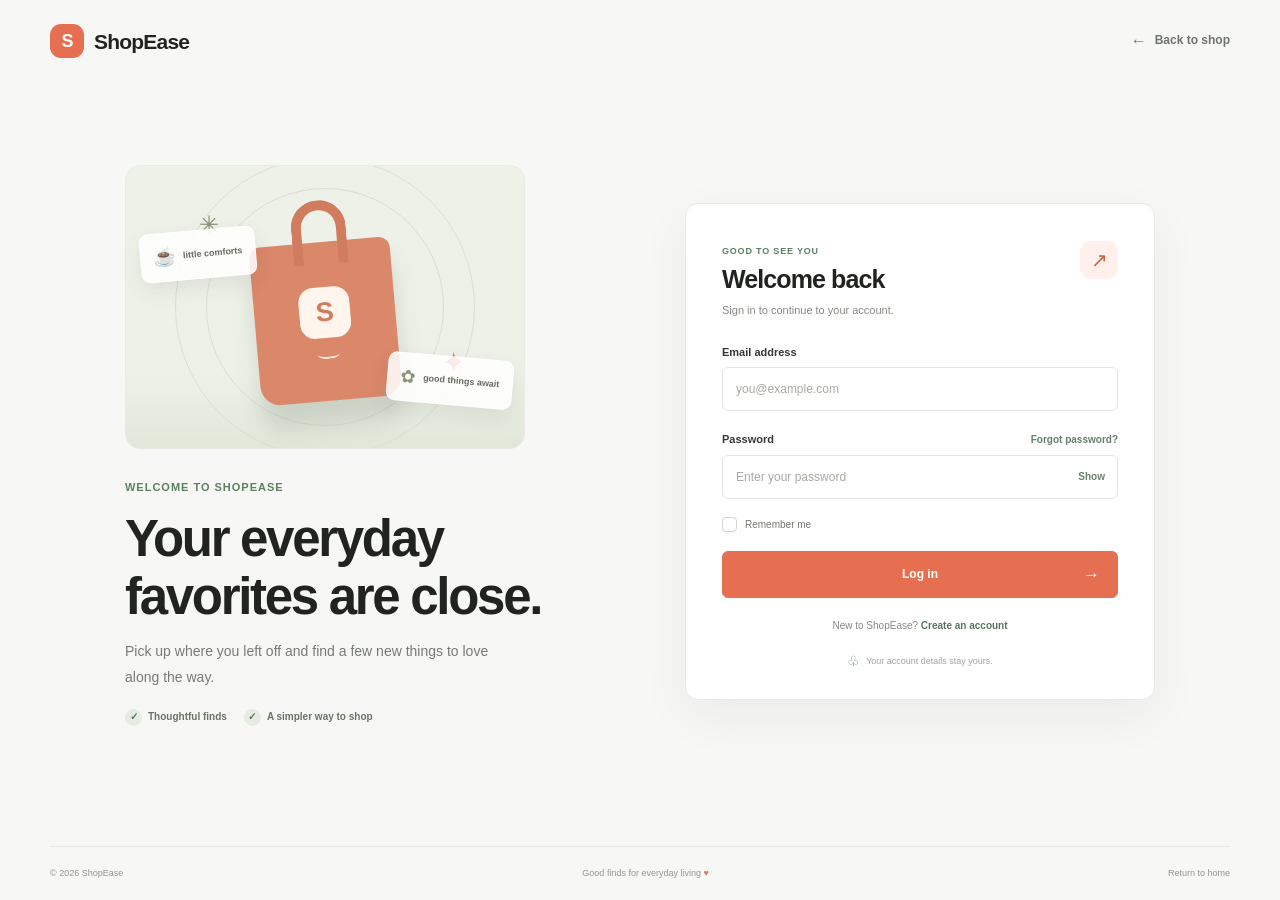
<file: ecommerce-backend/frontend/admin/categories.html>
<!doctype html>
<html lang="en">
<head>
  <meta charset="utf-8"><meta name="viewport" content="width=device-width, initial-scale=1">
  <meta name="description" content="Manage ShopEase product categories.">
  <title>Categories — ShopEase Admin</title>
  <link rel="stylesheet" href="../css/style.css"><link rel="stylesheet" href="../css/admin.css"><link rel="stylesheet" href="../css/admin-management.css">
  <script src="../js/api.js" defer></script><script src="../js/admin-categories.js" defer></script>
</head>
<body class="admin-page">
  <a class="skip-link" href="#management-main">Skip to category management</a>
  <div class="admin-layout">
    <aside class="admin-sidebar" id="admin-sidebar" aria-label="Admin navigation">
      <a class="brand admin-brand" href="../index.html"><span class="brand-mark" aria-hidden="true">S</span>ShopEase</a>
      <p class="sidebar-caption">Store management</p>
      <nav class="admin-nav">
        <a class="admin-nav-link" href="dashboard.html"><span aria-hidden="true">⌂</span>Dashboard</a>
        <a class="admin-nav-link" href="products.html"><span aria-hidden="true">▦</span>Products</a>
        <a class="admin-nav-link is-active" href="categories.html" aria-current="page"><span aria-hidden="true">◇</span>Categories</a>
        <a class="admin-nav-link" href="orders.html"><span aria-hidden="true">▤</span>Orders</a>
      </nav>
      <div class="sidebar-bottom"><div class="admin-profile"><span class="profile-avatar" aria-hidden="true">A</span><span><strong>Administrator</strong><small>Admin account</small></span></div><button class="logout-button" id="logout-button" type="button"><span aria-hidden="true">↪</span>Log out</button></div>
    </aside>
    <main class="admin-main" id="management-main">
      <header class="admin-topbar"><button class="sidebar-toggle" id="sidebar-toggle" type="button" aria-label="Open navigation" aria-controls="admin-sidebar" aria-expanded="false"><span></span><span></span><span></span></button><div class="topbar-context"><span class="topbar-kicker">ShopEase / Admin</span><strong>Category management</strong></div><a class="store-link" href="../index.html">View storefront <span aria-hidden="true">↗</span></a></header>
      <div class="dashboard-content management-content">
        <section class="dashboard-heading"><div><p class="admin-eyebrow">Catalog organization</p><h1>Categories</h1><p class="dashboard-intro">Create and maintain the categories used by your products.</p></div><button class="management-primary" id="add-category-button" type="button"><span aria-hidden="true">＋</span> Add category</button></section>
        <div class="management-message" id="categories-message" role="status" aria-live="polite" hidden></div>
        <section class="management-panel panel" aria-label="Category list">
          <div class="management-panel-heading"><div><h2>All categories</h2><span id="category-count">Loading…</span></div><span class="category-count-caption">Names must be unique</span></div>
          <div class="management-loading" id="categories-loading" role="status">Loading categories…</div>
          <div class="management-error" id="categories-error" role="alert" hidden></div>
          <div class="management-empty" id="categories-empty" hidden><strong>No categories yet</strong><span>Create a category to organize your products.</span></div>
          <div class="management-table-wrap" id="categories-table-wrap" hidden>
            <table class="management-table category-table"><thead><tr><th scope="col">Category</th><th scope="col">Description</th><th scope="col"><span class="visually-hidden">Actions</span></th></tr></thead><tbody id="categories-table-body"></tbody></table>
          </div>
        </section>
        <footer class="admin-footer"><span>ShopEase Admin</span><span>Category management</span></footer>
      </div>
    </main>
  </div>

  <dialog class="management-dialog" id="category-dialog" aria-labelledby="category-dialog-title">
    <form id="category-form" class="management-form" novalidate>
      <div class="dialog-heading"><div><p class="admin-eyebrow">Catalog organization</p><h2 id="category-dialog-title">Add category</h2></div><button class="dialog-close" id="close-category-dialog" type="button" aria-label="Close">×</button></div>
      <div class="dialog-message" id="category-form-message" role="alert" hidden></div>
      <label for="category-name">Name <span>*</span></label><input id="category-name" name="name" required maxlength="255" autocomplete="off"><small class="field-hint">Category names must be unique. Up to 255 characters.</small>
      <label for="category-description">Description</label><textarea id="category-description" name="description" rows="4" maxlength="2000"></textarea>
      <div class="dialog-actions"><button class="management-secondary" id="cancel-category" type="button">Cancel</button><button class="management-primary" id="save-category" type="submit">Save category</button></div>
    </form>
  </dialog>
</body>
</html>
</file>
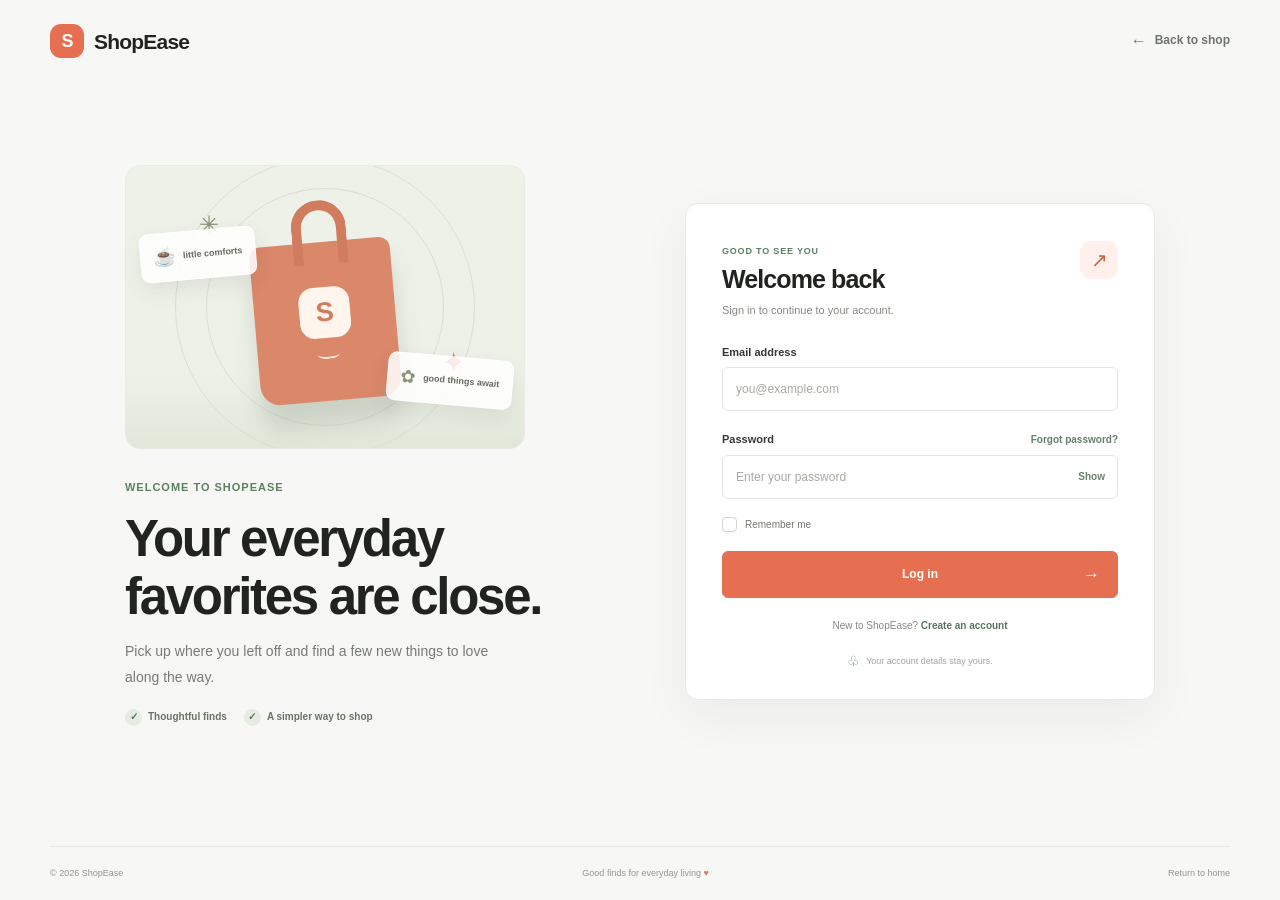
<file: ecommerce-backend/frontend/admin/dashboard.html>
<!doctype html>
<html lang="en">
<head>
  <meta charset="utf-8">
  <meta name="viewport" content="width=device-width, initial-scale=1">
  <meta name="description" content="ShopEase administration dashboard.">
  <title>Admin Dashboard — ShopEase</title>
  <link rel="stylesheet" href="../css/style.css">
  <link rel="stylesheet" href="../css/admin.css">
  <script src="../js/api.js" defer></script>
  <script src="../js/admin.js" defer></script>
</head>
<body class="admin-page">
  <a class="skip-link" href="#dashboard-main">Skip to dashboard</a>
  <div class="admin-layout">
    <aside class="admin-sidebar" id="admin-sidebar" aria-label="Admin navigation">
      <a class="brand admin-brand" href="../index.html"><span class="brand-mark" aria-hidden="true">S</span>ShopEase</a>
      <p class="sidebar-caption">Store management</p>
      <nav class="admin-nav">
        <a class="admin-nav-link is-active" href="dashboard.html" aria-current="page"><span aria-hidden="true">⌂</span>Dashboard</a>
        <a class="admin-nav-link" href="products.html"><span aria-hidden="true">▦</span>Products</a>
        <a class="admin-nav-link" href="categories.html"><span aria-hidden="true">◇</span>Categories</a>
        <a class="admin-nav-link" href="orders.html"><span aria-hidden="true">▤</span>Orders</a>
      </nav>
      <div class="sidebar-bottom">
        <div class="admin-profile"><span class="profile-avatar" aria-hidden="true">A</span><span><strong>Administrator</strong><small>Admin account</small></span></div>
        <button class="logout-button" id="logout-button" type="button"><span aria-hidden="true">↪</span>Log out</button>
      </div>
    </aside>

    <main class="admin-main" id="dashboard-main">
      <header class="admin-topbar">
        <button class="sidebar-toggle" id="sidebar-toggle" type="button" aria-label="Open navigation" aria-controls="admin-sidebar" aria-expanded="false"><span></span><span></span><span></span></button>
        <div class="topbar-context"><span class="topbar-kicker">ShopEase / Admin</span><strong>Store overview</strong></div>
        <a class="store-link" href="../index.html">View storefront <span aria-hidden="true">↗</span></a>
      </header>

      <div class="dashboard-content">
        <section class="dashboard-heading" aria-labelledby="dashboard-title">
          <div><p class="admin-eyebrow">Your store at a glance</p><h1 id="dashboard-title">Dashboard</h1><p class="dashboard-intro">A quick overview of your ShopEase store.</p></div>
          <p class="today-date" id="today-date"></p>
        </section>

        <div class="admin-alert" id="dashboard-alert" role="alert" aria-live="polite" hidden></div>

        <section class="stat-grid" aria-label="Store statistics">
          <article class="stat-card stat-products"><div class="stat-card-top"><span class="stat-icon" aria-hidden="true">▦</span><span class="stat-label">Catalog</span></div><p class="stat-title">Total products</p><strong class="stat-value" id="total-products" aria-live="polite">—</strong><small class="stat-footnote" id="products-note">Loading products…</small></article>
          <article class="stat-card stat-categories"><div class="stat-card-top"><span class="stat-icon" aria-hidden="true">◇</span><span class="stat-label">Organization</span></div><p class="stat-title">Total categories</p><strong class="stat-value" id="total-categories" aria-live="polite">—</strong><small class="stat-footnote" id="categories-note">Loading categories…</small></article>
          <article class="stat-card stat-orders"><div class="stat-card-top"><span class="stat-icon" aria-hidden="true">▤</span><span class="stat-label">All time</span></div><p class="stat-title">Total orders</p><strong class="stat-value" id="total-orders" aria-live="polite">—</strong><small class="stat-footnote" id="orders-note">Loading orders…</small></article>
          <article class="stat-card stat-pending"><div class="stat-card-top"><span class="stat-icon" aria-hidden="true">◷</span><span class="stat-label">Needs attention</span></div><p class="stat-title">Pending orders</p><strong class="stat-value" id="pending-orders" aria-live="polite">—</strong><small class="stat-footnote" id="pending-note">Loading orders…</small></article>
        </section>

        <section class="recent-orders panel" aria-labelledby="recent-orders-title">
          <div class="panel-heading"><div><p class="admin-eyebrow">Latest activity</p><h2 id="recent-orders-title">Recent orders</h2></div><a class="panel-link" href="orders.html">Manage orders <span aria-hidden="true">→</span></a></div>
          <div class="table-message" id="orders-loading" role="status">Loading recent orders…</div>
          <div class="table-message table-error" id="orders-error" role="alert" hidden></div>
          <div class="table-message table-empty" id="orders-empty" hidden><span class="empty-mark" aria-hidden="true">▤</span><strong>No orders yet</strong><span>Orders will appear here when customers check out.</span></div>
          <div class="table-scroll" id="orders-table-wrap" hidden>
            <table class="orders-table">
              <thead><tr><th scope="col">Order</th><th scope="col">Customer</th><th scope="col">Date</th><th scope="col">Amount</th><th scope="col">Payment</th><th scope="col">Order status</th><th scope="col"><span class="visually-hidden">Actions</span></th></tr></thead>
              <tbody id="recent-orders-body"></tbody>
            </table>
          </div>
          <p class="data-limit-note" id="data-limit-note" hidden>Customer and payment details are not included in the current admin order response. Open order details for the available summary and status workflow.</p>
        </section>
        <footer class="admin-footer"><span>ShopEase Admin</span><span>Store management workspace</span></footer>
      </div>
    </main>
  </div>
</body>
</html>
</file>
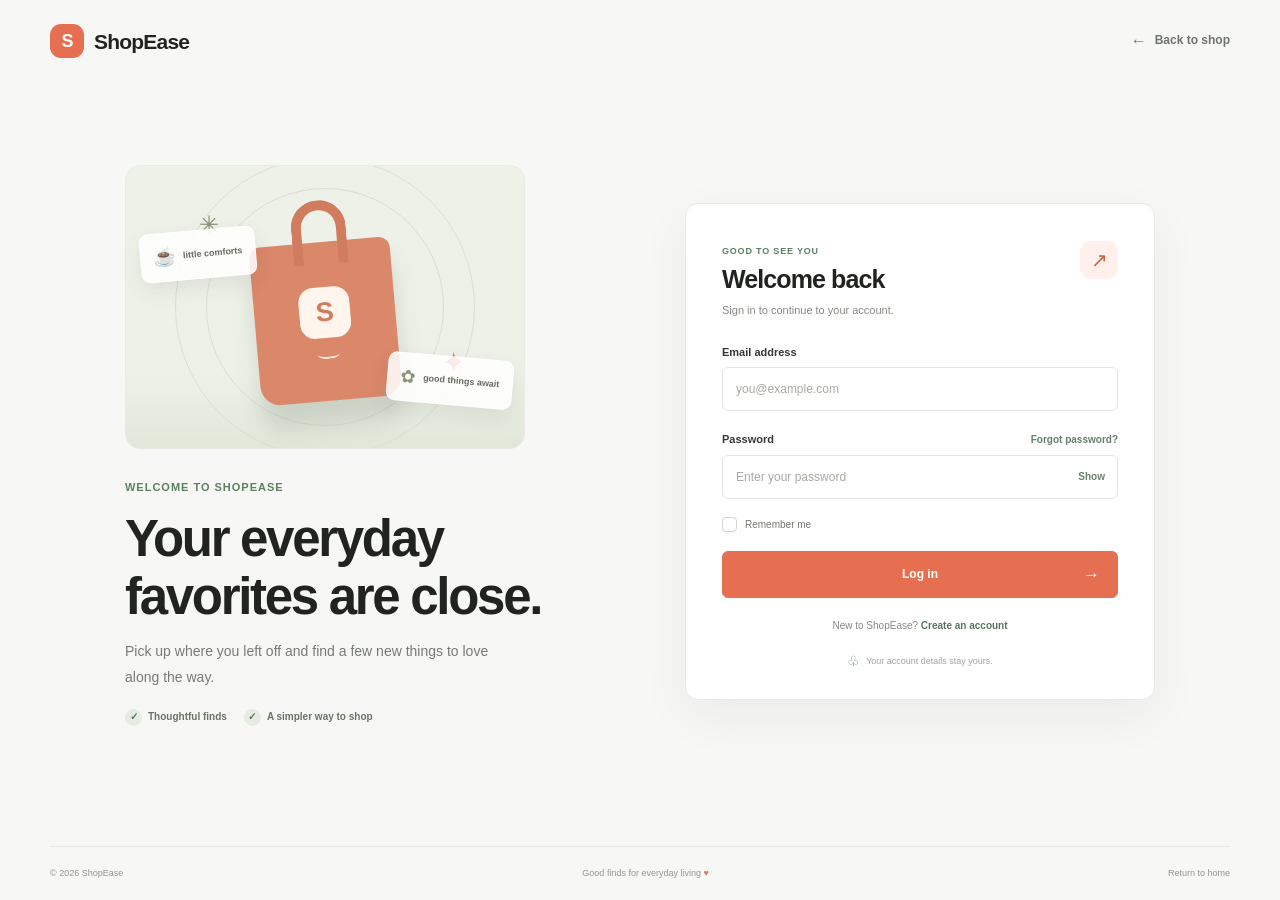
<file: ecommerce-backend/frontend/admin/order-details.html>
<!doctype html>
<html lang="en">
<head>
  <meta charset="utf-8"><meta name="viewport" content="width=device-width, initial-scale=1">
  <meta name="description" content="Review an order summary and update its status.">
  <title>Order Details — ShopEase Admin</title>
  <link rel="stylesheet" href="../css/style.css"><link rel="stylesheet" href="../css/admin.css"><link rel="stylesheet" href="../css/admin-management.css">
  <script src="../js/api.js" defer></script><script src="../js/admin-order-details.js" defer></script>
</head>
<body class="admin-page">
  <a class="skip-link" href="#management-main">Skip to order details</a>
  <div class="admin-layout">
    <aside class="admin-sidebar" id="admin-sidebar" aria-label="Admin navigation">
      <a class="brand admin-brand" href="../index.html"><span class="brand-mark" aria-hidden="true">S</span>ShopEase</a>
      <p class="sidebar-caption">Store management</p>
      <nav class="admin-nav">
        <a class="admin-nav-link" href="dashboard.html"><span aria-hidden="true">⌂</span>Dashboard</a>
        <a class="admin-nav-link" href="products.html"><span aria-hidden="true">▦</span>Products</a>
        <a class="admin-nav-link" href="categories.html"><span aria-hidden="true">◇</span>Categories</a>
        <a class="admin-nav-link is-active" href="orders.html" aria-current="page"><span aria-hidden="true">▤</span>Orders</a>
      </nav>
      <div class="sidebar-bottom"><div class="admin-profile"><span class="profile-avatar" aria-hidden="true">A</span><span><strong>Administrator</strong><small>Admin account</small></span></div><button class="logout-button" id="logout-button" type="button"><span aria-hidden="true">↪</span>Log out</button></div>
    </aside>
    <main class="admin-main" id="management-main">
      <header class="admin-topbar"><button class="sidebar-toggle" id="sidebar-toggle" type="button" aria-label="Open navigation" aria-controls="admin-sidebar" aria-expanded="false"><span></span><span></span><span></span></button><div class="topbar-context"><span class="topbar-kicker">ShopEase / Admin</span><strong>Order details</strong></div><a class="store-link" href="../index.html">View storefront <span aria-hidden="true">↗</span></a></header>
      <div class="dashboard-content management-content order-details-content">
        <a class="back-to-orders" href="orders.html"><span aria-hidden="true">←</span> Back to orders</a>
        <div class="management-loading" id="order-loading" role="status">Loading order summary…</div>
        <div class="management-error" id="order-error" role="alert" hidden></div>
        <div id="order-content" hidden>
          <section class="order-detail-heading">
            <div><p class="admin-eyebrow">Order summary</p><h1>Order <span id="detail-order-id"></span></h1><p class="dashboard-intro" id="detail-order-date"></p></div>
            <span class="order-status-badge detail-status" id="detail-order-status"></span>
          </section>
          <div class="management-message" id="order-message" role="status" aria-live="polite" hidden></div>
          <div class="management-notice order-data-notice"><strong>Some details aren’t available</strong><span>The admin read API returns only the order summary. It does not provide customer details, delivery address, payment method/status, or item details.</span></div>
          <div class="order-detail-grid">
            <section class="management-panel panel order-items-panel" aria-labelledby="items-heading">
              <div class="management-panel-heading"><div><h2 id="items-heading">Ordered products</h2><span id="item-source-note">Not included in the admin order read response</span></div></div>
              <div class="detail-unavailable" id="items-unavailable">Product names, quantities, and item prices are not available through the current admin read API.</div>
              <div class="management-table-wrap" id="items-table-wrap" hidden><table class="management-table order-items-table"><thead><tr><th scope="col">Product</th><th scope="col">Quantity</th><th scope="col">Unit price</th><th scope="col">Subtotal</th></tr></thead><tbody id="order-items-body"></tbody></table></div>
            </section>
            <aside class="order-side-column">
              <section class="management-panel panel order-summary-panel" aria-labelledby="summary-heading"><div class="management-panel-heading"><div><h2 id="summary-heading">Order summary</h2></div></div><dl class="order-summary-list"><div><dt>Order ID</dt><dd id="summary-order-id"></dd></div><div><dt>Order date</dt><dd id="summary-order-date"></dd></div><div><dt>Total amount</dt><dd class="summary-total" id="summary-total"></dd></div><div><dt>Payment method</dt><dd class="unavailable-value">Not provided</dd></div><div><dt>Payment status</dt><dd class="unavailable-value">Not provided</dd></div></dl></section>
              <section class="management-panel panel customer-panel" aria-labelledby="customer-heading"><div class="management-panel-heading"><div><h2 id="customer-heading">Customer &amp; delivery</h2></div></div><dl class="order-summary-list"><div><dt>Customer</dt><dd class="unavailable-value">Not provided</dd></div><div><dt>Delivery address</dt><dd class="unavailable-value">Not stored on the order entity</dd></div></dl></section>
            </aside>
          </div>
          <section class="management-panel panel status-update-panel" aria-labelledby="status-update-heading"><div class="status-update-copy"><p class="admin-eyebrow">Order workflow</p><h2 id="status-update-heading">Update order status</h2><p id="status-help">Choose a valid next status for this order.</p></div><form id="status-form" class="status-update-form"><label class="visually-hidden" for="next-status">Next order status</label><select id="next-status" required></select><button class="management-primary" id="update-status-button" type="submit">Update status</button></form><p class="status-terminal-note" id="status-terminal-note" hidden>This order is in a final status and cannot be changed.</p></section>
        </div>
        <footer class="admin-footer"><span>ShopEase Admin</span><span>Order details</span></footer>
      </div>
    </main>
  </div>

  <dialog class="management-dialog status-confirm-dialog" id="status-confirm-dialog" aria-labelledby="status-confirm-title">
    <div class="management-form"><div class="dialog-heading"><div><p class="admin-eyebrow">Confirm order update</p><h2 id="status-confirm-title">Change order status?</h2></div><button class="dialog-close" id="close-status-dialog" type="button" aria-label="Close">×</button></div><p id="status-confirm-text" class="status-confirm-text"></p><div class="dialog-actions"><button class="management-secondary" id="cancel-status-update" type="button">Keep current status</button><button class="management-primary" id="confirm-status-update" type="button">Confirm update</button></div></div>
  </dialog>
</body>
</html>
</file>
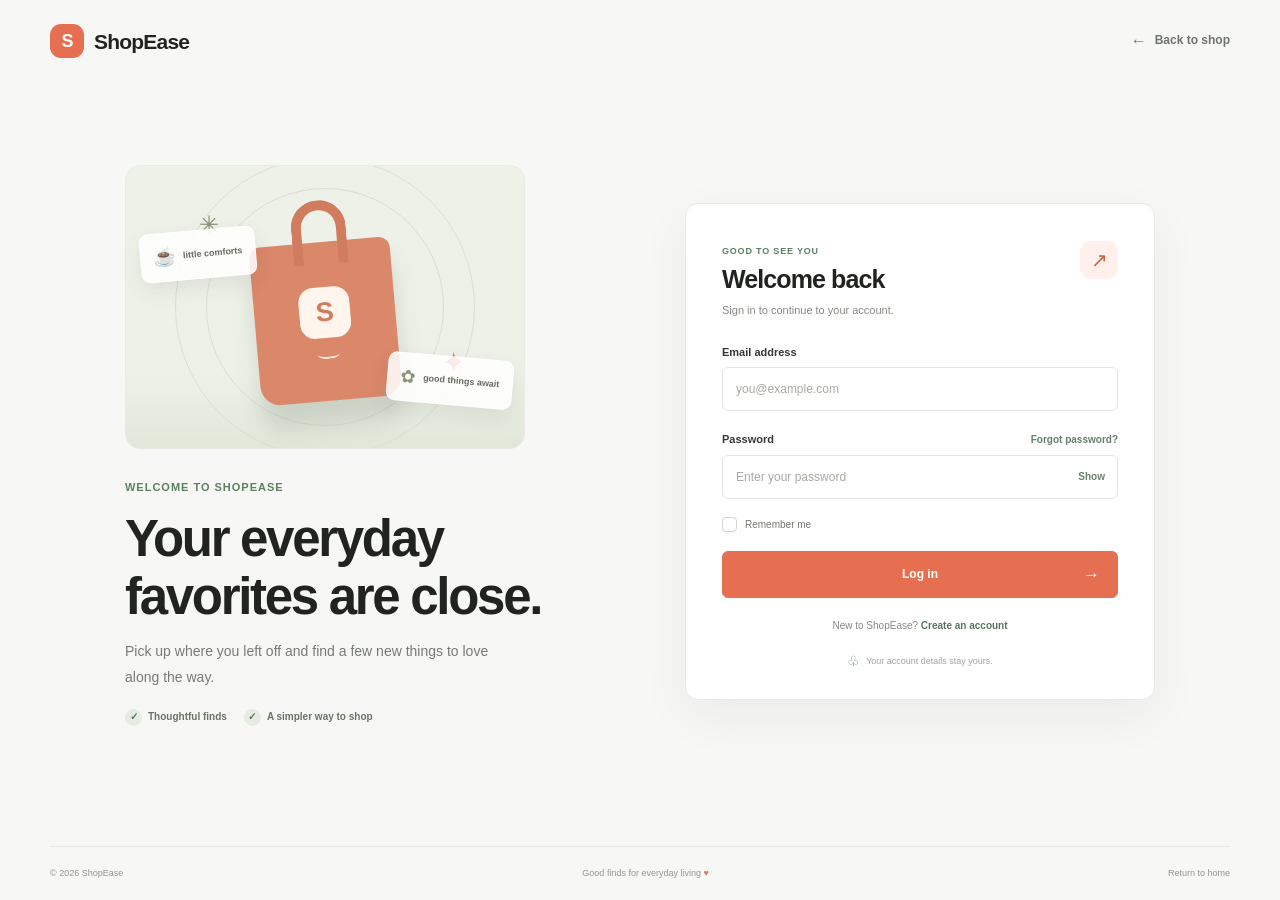
<file: ecommerce-backend/frontend/admin/orders.html>
<!doctype html>
<html lang="en">
<head>
  <meta charset="utf-8"><meta name="viewport" content="width=device-width, initial-scale=1">
  <meta name="description" content="Review and manage customer orders in ShopEase.">
  <title>Orders — ShopEase Admin</title>
  <link rel="stylesheet" href="../css/style.css"><link rel="stylesheet" href="../css/admin.css"><link rel="stylesheet" href="../css/admin-management.css">
  <script src="../js/api.js" defer></script><script src="../js/admin-orders.js" defer></script>
</head>
<body class="admin-page">
  <a class="skip-link" href="#management-main">Skip to order management</a>
  <div class="admin-layout">
    <aside class="admin-sidebar" id="admin-sidebar" aria-label="Admin navigation">
      <a class="brand admin-brand" href="../index.html"><span class="brand-mark" aria-hidden="true">S</span>ShopEase</a>
      <p class="sidebar-caption">Store management</p>
      <nav class="admin-nav">
        <a class="admin-nav-link" href="dashboard.html"><span aria-hidden="true">⌂</span>Dashboard</a>
        <a class="admin-nav-link" href="products.html"><span aria-hidden="true">▦</span>Products</a>
        <a class="admin-nav-link" href="categories.html"><span aria-hidden="true">◇</span>Categories</a>
        <a class="admin-nav-link is-active" href="orders.html" aria-current="page"><span aria-hidden="true">▤</span>Orders</a>
      </nav>
      <div class="sidebar-bottom"><div class="admin-profile"><span class="profile-avatar" aria-hidden="true">A</span><span><strong>Administrator</strong><small>Admin account</small></span></div><button class="logout-button" id="logout-button" type="button"><span aria-hidden="true">↪</span>Log out</button></div>
    </aside>
    <main class="admin-main" id="management-main">
      <header class="admin-topbar"><button class="sidebar-toggle" id="sidebar-toggle" type="button" aria-label="Open navigation" aria-controls="admin-sidebar" aria-expanded="false"><span></span><span></span><span></span></button><div class="topbar-context"><span class="topbar-kicker">ShopEase / Admin</span><strong>Order management</strong></div><a class="store-link" href="../index.html">View storefront <span aria-hidden="true">↗</span></a></header>
      <div class="dashboard-content management-content">
        <section class="dashboard-heading"><div><p class="admin-eyebrow">Fulfillment</p><h1>Orders</h1><p class="dashboard-intro">Review order status and open the available order summary.</p></div></section>
        <div class="management-message" id="orders-message" role="status" aria-live="polite" hidden></div>
        <div class="management-notice order-data-notice"><strong>Order data available</strong><span>The admin API does not include customer, delivery, or payment details. Search and payment-status filtering are therefore limited.</span></div>
        <section class="management-panel panel" aria-label="Customer orders">
          <form class="management-toolbar order-toolbar" id="orders-filter-form">
            <label class="management-search"><span class="visually-hidden">Search by order ID</span><span aria-hidden="true">⌕</span><input id="order-search" type="search" inputmode="numeric" placeholder="Search order ID…"></label>
            <label class="filter-label" for="order-status-filter">Order status</label>
            <select id="order-status-filter"><option value="">All statuses</option><option value="PENDING">Pending</option><option value="CONFIRMED">Confirmed</option><option value="PROCESSING">Processing</option><option value="SHIPPED">Shipped</option><option value="DELIVERED">Delivered</option><option value="CANCELLED">Cancelled</option></select>
            <label class="filter-label payment-filter-label" for="payment-status-filter">Payment</label><select id="payment-status-filter" disabled aria-describedby="payment-filter-note"><option>Unavailable from API</option></select><span id="payment-filter-note" class="visually-hidden">The admin order response does not include payment status.</span>
            <button class="filter-button" type="submit">Apply</button><button class="filter-reset" id="clear-order-filters" type="button">Clear</button>
          </form>
          <div class="management-loading" id="orders-loading" role="status">Loading orders…</div>
          <div class="management-error" id="orders-error" role="alert" hidden></div>
          <div class="management-empty" id="orders-empty" hidden><strong>No orders found</strong><span>Try changing the order ID or status filter.</span></div>
          <div class="management-table-wrap" id="orders-table-wrap" hidden>
            <table class="management-table admin-orders-table"><thead><tr><th scope="col">Order</th><th scope="col">Customer</th><th scope="col">Order date</th><th scope="col">Total amount</th><th scope="col">Payment</th><th scope="col">Order status</th><th scope="col"><span class="visually-hidden">Details</span></th></tr></thead><tbody id="orders-table-body"></tbody></table>
          </div>
        </section>
        <footer class="admin-footer"><span>ShopEase Admin</span><span>Order management</span></footer>
      </div>
    </main>
  </div>
</body>
</html>
</file>
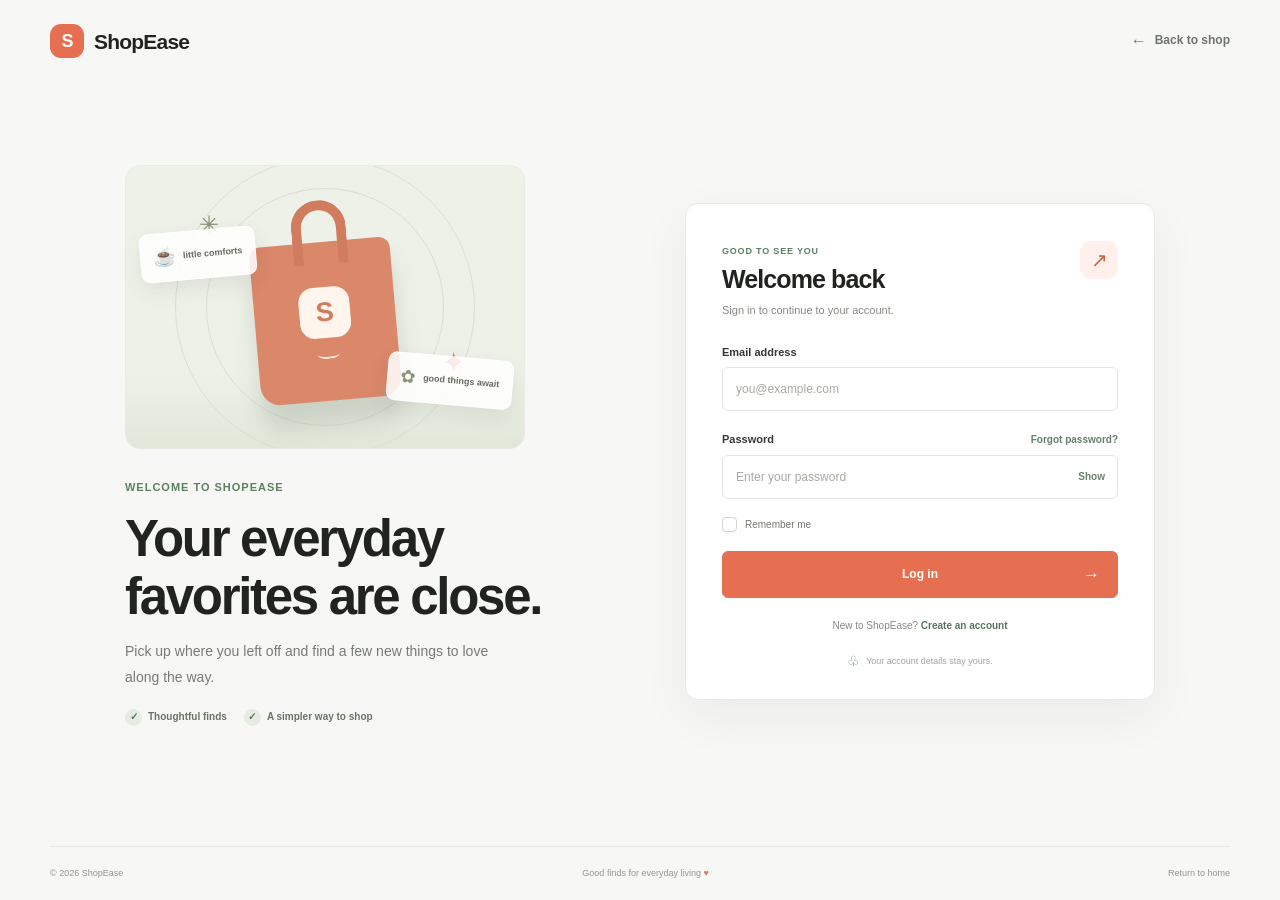
<file: ecommerce-backend/frontend/admin/products.html>
<!doctype html>
<html lang="en">
<head>
  <meta charset="utf-8"><meta name="viewport" content="width=device-width, initial-scale=1">
  <meta name="description" content="Manage the ShopEase product catalog.">
  <title>Products — ShopEase Admin</title>
  <link rel="stylesheet" href="../css/style.css"><link rel="stylesheet" href="../css/admin.css"><link rel="stylesheet" href="../css/admin-management.css">
  <script src="../js/api.js" defer></script><script src="../js/admin-products.js" defer></script>
</head>
<body class="admin-page">
  <a class="skip-link" href="#management-main">Skip to product management</a>
  <div class="admin-layout">
    <aside class="admin-sidebar" id="admin-sidebar" aria-label="Admin navigation">
      <a class="brand admin-brand" href="../index.html"><span class="brand-mark" aria-hidden="true">S</span>ShopEase</a>
      <p class="sidebar-caption">Store management</p>
      <nav class="admin-nav">
        <a class="admin-nav-link" href="dashboard.html"><span aria-hidden="true">⌂</span>Dashboard</a>
        <a class="admin-nav-link is-active" href="products.html" aria-current="page"><span aria-hidden="true">▦</span>Products</a>
        <a class="admin-nav-link" href="categories.html"><span aria-hidden="true">◇</span>Categories</a>
        <a class="admin-nav-link" href="orders.html"><span aria-hidden="true">▤</span>Orders</a>
      </nav>
      <div class="sidebar-bottom"><div class="admin-profile"><span class="profile-avatar" aria-hidden="true">A</span><span><strong>Administrator</strong><small>Admin account</small></span></div><button class="logout-button" id="logout-button" type="button"><span aria-hidden="true">↪</span>Log out</button></div>
    </aside>
    <main class="admin-main" id="management-main">
      <header class="admin-topbar"><button class="sidebar-toggle" id="sidebar-toggle" type="button" aria-label="Open navigation" aria-controls="admin-sidebar" aria-expanded="false"><span></span><span></span><span></span></button><div class="topbar-context"><span class="topbar-kicker">ShopEase / Admin</span><strong>Product management</strong></div><a class="store-link" href="../index.html">View storefront <span aria-hidden="true">↗</span></a></header>
      <div class="dashboard-content management-content">
        <section class="dashboard-heading"><div><p class="admin-eyebrow">Catalog</p><h1>Products</h1><p class="dashboard-intro">Add, update, and organize the products in your store.</p></div><button class="management-primary" id="add-product-button" type="button"><span aria-hidden="true">＋</span> Add product</button></section>
        <div class="management-message" id="products-message" role="status" aria-live="polite" hidden></div>
        <div class="management-notice"><strong>Product images</strong><span>Enter verified direct HTTPS photo URLs, one per line. Products can have up to 20 images.</span></div>
        <section class="management-panel panel" aria-label="Product catalog">
          <form class="management-toolbar" id="product-filter-form">
            <label class="management-search"><span class="visually-hidden">Search products by name</span><span aria-hidden="true">⌕</span><input id="product-search" type="search" maxlength="255" placeholder="Search product name…"></label>
            <label class="filter-label" for="category-filter">Category</label><select id="category-filter"><option value="">All categories</option></select>
            <button class="filter-button" type="submit">Search</button>
            <button class="filter-reset" id="clear-filters" type="button">Clear</button>
          </form>
          <div class="management-loading" id="products-loading" role="status">Loading products…</div>
          <div class="management-error" id="products-error" role="alert" hidden></div>
          <div class="management-empty" id="products-empty" hidden><strong>No products found</strong><span>Try a different search or add a product to the catalog.</span></div>
          <div class="management-table-wrap" id="products-table-wrap" hidden>
            <table class="management-table product-table"><thead><tr><th scope="col">Product</th><th scope="col">Category</th><th scope="col">Price</th><th scope="col">Stock</th><th scope="col">Availability</th><th scope="col">Updated</th><th scope="col"><span class="visually-hidden">Actions</span></th></tr></thead><tbody id="products-table-body"></tbody></table>
          </div>
          <div class="management-pagination" id="products-pagination" hidden><span id="page-summary"></span><div><button class="page-button" id="previous-page" type="button">← Previous</button><button class="page-button" id="next-page" type="button">Next →</button></div></div>
        </section>
        <footer class="admin-footer"><span>ShopEase Admin</span><span>Product catalog</span></footer>
      </div>
    </main>
  </div>

  <dialog class="management-dialog" id="product-dialog" aria-labelledby="product-dialog-title">
    <form id="product-form" class="management-form" novalidate>
      <div class="dialog-heading"><div><p class="admin-eyebrow">Catalog item</p><h2 id="product-dialog-title">Add product</h2></div><button class="dialog-close" id="close-product-dialog" type="button" aria-label="Close">×</button></div>
      <div class="dialog-message" id="product-form-message" role="alert" hidden></div>
      <label for="product-name">Name <span>*</span></label><input id="product-name" name="name" required maxlength="255" autocomplete="off"><small class="field-hint">Up to 255 characters.</small>
      <label for="product-description">Description</label><textarea id="product-description" name="description" rows="3" maxlength="2000"></textarea>
      <div class="form-two-column"><div><label for="product-price">Price <span>*</span></label><input id="product-price" name="price" type="number" min="0.01" max="9999999999.99" step="0.01" required inputmode="decimal"></div><div><label for="product-stock">Stock quantity <span>*</span></label><input id="product-stock" name="stockQuantity" type="number" min="0" max="2147483647" step="1" required inputmode="numeric"></div></div>
      <label for="product-category">Category</label><select id="product-category" name="categoryId"><option value="">No category</option></select>
      <label for="product-image-urls">Product photo URLs</label><textarea id="product-image-urls" name="imageUrls" rows="4" placeholder="https://… (one URL per line)"></textarea><small class="field-hint">Use distinct, relevant product photos. The first image is shown in the catalog.</small>
      <div class="dialog-actions"><button class="management-secondary" id="cancel-product" type="button">Cancel</button><button class="management-primary" id="save-product" type="submit">Save product</button></div>
    </form>
  </dialog>
</body>
</html>
</file>
<file: ecommerce-backend/frontend/css/style.css>
:root {
  color-scheme: light;
  --ink: #20231f;
  --muted: #777b75;
  --line: #eceee9;
  --paper: #fff;
  --canvas: #f7f8f5;
  --accent: #e76f51;
  --accent-dark: #c9573a;
  --green: #5e8062;
  --font-body: 'Aptos', 'Segoe UI', sans-serif;
  --font-display: 'Aptos Display', 'Segoe UI', sans-serif;
  --page-width: 1180px;
}

* { box-sizing: border-box; }
html { scroll-behavior: smooth; }
body { margin: 0; color: var(--ink); background: var(--paper); font: 15px/1.6 var(--font-body); -webkit-font-smoothing: antialiased; }
a { color: inherit; text-decoration: none; }
button, input { font: inherit; }
button, a { -webkit-tap-highlight-color: transparent; }
.page-shell { width: min(var(--page-width), calc(100% - 64px)); margin-inline: auto; }
.visually-hidden { position: absolute; width: 1px; height: 1px; padding: 0; margin: -1px; overflow: hidden; clip: rect(0, 0, 0, 0); white-space: nowrap; border: 0; }
.skip-link { position: fixed; z-index: 20; top: 12px; left: 12px; padding: 10px 14px; border-radius: 8px; color: #fff; background: var(--ink); transform: translateY(-150%); }
.skip-link:focus { transform: translateY(0); }

.site-header { position: relative; z-index: 5; background: rgba(255,255,255,.96); border-bottom: 1px solid var(--line); }
.header-inner { min-height: 82px; display: grid; grid-template-columns: 210px minmax(220px, 500px) 1fr; align-items: center; gap: 28px; }
.brand { display: inline-flex; align-items: center; gap: 10px; width: max-content; font: 800 21px/1 var(--font-display); letter-spacing: -.8px; }
.brand-mark { display: inline-grid; width: 34px; height: 34px; place-items: center; border-radius: 11px; color: #fff; background: var(--accent); font-size: 18px; }
.search-form { display: flex; align-items: center; height: 44px; padding: 0 5px 0 15px; border: 1px solid #e6e8e3; border-radius: 8px; background: #fafbf9; transition: border-color .2s, box-shadow .2s; }
.search-form:focus-within { border-color: #b8c5b5; box-shadow: 0 0 0 3px rgba(94,128,98,.1); }
.search-form input { width: 100%; min-width: 0; padding: 8px 4px 8px 0; color: var(--ink); background: transparent; border: 0; outline: 0; font-size: 13px; }
.search-form input::placeholder { color: #999d97; }
.search-form button { width: 34px; height: 34px; display: grid; place-items: center; flex: 0 0 auto; color: #6a7068; background: transparent; border: 0; border-radius: 6px; cursor: pointer; }
.search-form button:hover { color: var(--accent-dark); background: #fff0eb; }
.search-form svg, .cart-link svg { width: 20px; fill: none; stroke: currentColor; stroke-width: 1.7; stroke-linecap: round; stroke-linejoin: round; }
.header-actions { display: flex; justify-content: flex-end; align-items: center; gap: 20px; }
.text-link { color: #51564f; font-size: 13px; font-weight: 600; }
.text-link:hover, .category-nav a:hover, .footer-column a:hover { color: var(--accent-dark); }
.button { display: inline-flex; justify-content: center; align-items: center; gap: 15px; min-height: 48px; padding: 0 21px; border: 1px solid var(--accent); border-radius: 7px; color: #fff; background: var(--accent); font-size: 13px; font-weight: 700; transition: background .2s, transform .2s, box-shadow .2s; }
.button:hover { transform: translateY(-2px); background: var(--accent-dark); border-color: var(--accent-dark); box-shadow: 0 8px 18px rgba(201,87,58,.18); }
.button-small { min-height: 38px; padding: 0 15px; font-size: 12px; }
.cart-link { position: relative; display: grid; width: 40px; height: 40px; place-items: center; color: #373c36; }
.cart-link:hover { color: var(--accent-dark); }
.cart-count { position: absolute; top: 0; right: 0; display: grid; width: 17px; height: 17px; place-items: center; border: 2px solid #fff; border-radius: 99px; color: #fff; background: var(--accent); font-size: 9px; font-weight: 700; }
.category-nav { display: flex; gap: 35px; height: 45px; align-items: center; }
.category-nav a { color: #686d66; font-size: 12px; font-weight: 600; transition: color .18s; }

.hero { display: grid; min-height: 452px; grid-template-columns: 1fr .9fr; align-items: center; gap: 40px; padding-block: 42px 50px; }
.hero-copy { max-width: 530px; padding: 15px 0 10px 10px; }
.eyebrow { display: inline-flex; align-items: center; gap: 8px; color: var(--green); font-size: 11px; font-weight: 700; letter-spacing: .09em; text-transform: uppercase; }
.eyebrow-dot, .caption-dot { width: 7px; height: 7px; border-radius: 50%; background: var(--accent); }
h1, h2, h3, p { margin-top: 0; }
h1, h2, h3 { font-family: var(--font-display); }
.hero h1 { margin: 15px 0 17px; font-size: clamp(42px, 5.4vw, 66px); line-height: 1.08; letter-spacing: -3px; font-weight: 800; }
.hero h1 span { color: var(--accent); }
.hero-copy > p { max-width: 410px; margin-bottom: 24px; color: var(--muted); font-size: 15px; line-height: 1.8; }
.hero-button { min-height: 49px; }
.hero-button span, .arrow-link span, .newsletter-button span { font-size: 18px; line-height: 1; transition: transform .2s; }
.hero-button:hover span, .arrow-link:hover span, .newsletter-button:hover span { transform: translateX(3px); }
.hero-note { display: flex; align-items: center; gap: 10px; margin-top: 25px; color: #82877f; font-size: 11px; }
.hero-note-stars, .rating { color: #e3a83e; letter-spacing: 1px; }
.hero-art { position: relative; display: grid; min-height: 345px; place-items: center; overflow: hidden; border-radius: 14px; background: #eff2e9; }
.hero-art::before { position: absolute; width: 280px; height: 280px; content: ''; border: 1px solid rgba(94,128,98,.16); border-radius: 50%; }
.hero-art::after { position: absolute; inset: auto 0 0; height: 31%; content: ''; background: linear-gradient(0deg, rgba(222,229,213,.65), transparent); }
.shopping-bag { position: relative; z-index: 2; width: 176px; height: 188px; margin-top: 31px; filter: drop-shadow(0 20px 17px rgba(70,78,65,.16)); transform: rotate(-5deg); }
.bag-handle { position: absolute; top: 0; left: 51px; width: 74px; height: 68px; border: 13px solid #d88164; border-bottom: 0; border-radius: 50px 50px 0 0; }
.bag-face { position: absolute; inset: 48px 0 0; display: flex; flex-direction: column; align-items: center; justify-content: center; gap: 12px; border-radius: 14px 14px 24px 24px; background: #df896b; box-shadow: inset 10px 0 rgba(255,255,255,.08); }
.bag-logo { display: grid; width: 51px; height: 51px; place-items: center; border-radius: 16px; color: #d67e60; background: #fff5ee; font: 800 28px/1 var(--font-display); }
.bag-smile { width: 22px; height: 10px; border-bottom: 2px solid #fff1e6; border-radius: 0 0 50% 50%; }
.art-orbit { position: absolute; z-index: 1; display: block; border-radius: 50%; background: #e7bd72; }
.orbit-one { top: 52px; right: 73px; width: 41px; height: 41px; opacity: .7; }
.orbit-two { bottom: 48px; left: 77px; width: 17px; height: 17px; background: #81957a; }
.art-spark { position: absolute; z-index: 2; color: #71896b; font-size: 24px; }
.spark-one { top: 47px; left: 87px; }
.spark-two { right: 80px; bottom: 90px; color: #d27b5e; font-size: 30px; }
.art-card { position: absolute; z-index: 3; display: flex; align-items: center; gap: 8px; padding: 9px 12px; border: 1px solid rgba(255,255,255,.8); border-radius: 9px; background: rgba(255,255,255,.87); box-shadow: 0 9px 24px rgba(69,80,65,.09); transform: rotate(-5deg); }
.art-card > span { font-size: 22px; }
.art-card small { color: #565b53; font-size: 9px; font-weight: 700; }
.art-card-left { top: 101px; left: 19px; }
.art-card-right { right: 17px; bottom: 90px; transform: rotate(6deg); }
.art-leaf { position: absolute; color: #879b7b; font-size: 38px; opacity: .72; }
.leaf-one { bottom: 31px; right: 115px; transform: rotate(-20deg); }
.leaf-two { top: 83px; right: 42px; font-size: 24px; transform: rotate(22deg); }
.art-caption { position: absolute; z-index: 4; bottom: 18px; left: 18px; display: flex; align-items: center; gap: 8px; padding: 8px 11px; border-radius: 99px; color: #52594e; background: rgba(255,255,255,.78); font-size: 10px; font-weight: 700; }

.section { padding-block: 48px 57px; }
.section-heading { display: flex; justify-content: space-between; align-items: end; gap: 20px; margin-bottom: 24px; }
.section-heading .eyebrow { margin-bottom: 6px; }
.section-heading h2, .newsletter h2 { margin-bottom: 0; font-size: 27px; line-height: 1.3; letter-spacing: -.9px; }
.arrow-link { display: inline-flex; align-items: center; gap: 9px; margin-bottom: 3px; color: #4f6650; font-size: 12px; font-weight: 700; }
.arrow-link span { transition: transform .2s; }
.category-grid { display: grid; grid-template-columns: repeat(4, 1fr); gap: 13px; }
.category-tile { position: relative; display: flex; min-height: 111px; align-items: center; gap: 14px; padding: 18px 15px; overflow: hidden; border: 1px solid transparent; border-radius: 9px; transition: transform .2s, box-shadow .2s; }
.category-tile:hover { transform: translateY(-3px); box-shadow: 0 9px 20px rgba(42,49,40,.08); }
.category-home { background: #f1eee5; }
.category-tech { background: #edf2f1; }
.category-style { background: #f5ece9; }
.category-wellness { background: #eff2e9; }
.category-icon { display: grid; width: 47px; height: 47px; flex: 0 0 auto; place-items: center; border-radius: 13px; color: #485e49; background: rgba(255,255,255,.7); font: 500 28px/1 var(--font-display); }
.category-style .category-icon { color: #b5654f; }
.category-tile strong, .category-tile small { display: block; }
.category-tile strong { font: 700 12px/1.5 var(--font-display); }
.category-tile small { margin-top: 3px; color: #858981; font-size: 10px; }
.tile-arrow { position: absolute; top: 13px; right: 14px; color: #848a80; font-size: 13px; opacity: 0; transition: opacity .2s, transform .2s; }
.category-tile:hover .tile-arrow { opacity: 1; transform: translate(2px,-2px); }

.featured-section { padding-block: 49px 54px; background: var(--canvas); }
.product-grid { display: grid; grid-template-columns: repeat(4, 1fr); gap: 17px; }
.product-card { min-width: 0; padding: 9px 9px 11px; border: 1px solid #eceee9; border-radius: 10px; background: #fff; transition: transform .2s, box-shadow .2s; }
.product-card:hover { transform: translateY(-4px); box-shadow: 0 13px 28px rgba(36,43,35,.08); }
.product-image { position: relative; display: grid; height: 205px; place-items: center; overflow: hidden; border-radius: 7px; }
.image-mug { background: #e9ede3; }
.image-headphones { background: #ebeaf0; }
.image-tote { background: #f1eae4; }
.image-candle { background: #eeeee5; }
.product-emoji { position: relative; z-index: 1; display: block; font-size: 91px; filter: drop-shadow(0 12px 9px rgba(34,37,32,.12)); transition: transform .25s; }
.product-card:hover .product-emoji { transform: scale(1.07) rotate(-3deg); }
.product-badge { position: absolute; z-index: 2; top: 10px; left: 10px; padding: 5px 8px; border-radius: 4px; color: #fff; background: #57765b; font-size: 9px; font-weight: 700; }
.badge-new { background: var(--accent); }
.image-caption, .candle-label { position: absolute; z-index: 0; display: grid; width: 76px; height: 76px; place-items: center; border: 1px solid rgba(112,122,105,.3); border-radius: 50%; color: #73816c; font-size: 10px; font-weight: 800; letter-spacing: .1em; line-height: 1.4; text-align: center; transform: rotate(-12deg); }
.image-caption { top: 29px; right: 18px; }
.floating-label, .image-note { position: absolute; right: 13px; bottom: 14px; color: #696b78; font-size: 9px; font-weight: 800; letter-spacing: .12em; line-height: 1.4; text-align: right; }
.image-note { color: #a76f55; transform: rotate(-7deg); }
.candle-label { bottom: 21px; left: 16px; width: 59px; height: 59px; color: #8f866a; font-size: 8px; }
.product-info { display: flex; justify-content: space-between; gap: 9px; padding: 12px 3px 0; }
.product-category { margin-bottom: 3px; color: #8b9088; font-size: 9px; }
.product-info h3 { margin: 0; font: 700 12px/1.4 var(--font-display); }
.product-info h3 a:hover { color: var(--accent-dark); }
.product-price { flex: 0 0 auto; padding-top: 16px; font: 800 12px var(--font-display); }
.product-meta { display: flex; justify-content: space-between; align-items: center; padding: 10px 3px 0; }
.rating { font-size: 10px; white-space: nowrap; }
.rating small { padding-left: 3px; color: #777c74; font-size: 9px; letter-spacing: 0; }
.sample-label { color: #a0a49e; font-size: 8px; }
.placeholder-note { display: flex; justify-content: center; gap: 7px; margin: 19px 0 0; color: #92978e; font-size: 10px; }
.placeholder-note span { color: var(--green); }

.newsletter { position: relative; display: flex; justify-content: space-between; align-items: center; gap: 25px; margin-top: 49px; margin-bottom: 52px; padding: 27px 35px; overflow: hidden; border-radius: 11px; background: #f1f3ec; }
.newsletter .eyebrow { margin-bottom: 5px; }
.newsletter h2 { font-size: 22px; }
.newsletter p { margin: 5px 0 0; color: var(--muted); font-size: 12px; }
.newsletter-button { flex: 0 0 auto; min-height: 43px; }
.newsletter-spark { position: absolute; top: -33px; right: 30%; color: rgba(94,128,98,.09); font-size: 105px; }

.site-footer { color: #e8ebe5; background: #262d27; }
.footer-main { display: grid; grid-template-columns: 1.6fr repeat(3, 1fr); gap: 40px; padding-block: 44px 35px; }
.brand-light { color: #fff; }
.brand-light .brand-mark { color: #fff; background: #d8785b; }
.footer-brand p { margin: 13px 0 0; color: #afb7ad; font-size: 11px; }
.footer-column { display: flex; flex-direction: column; align-items: start; gap: 8px; }
.footer-column h2 { margin: 0 0 5px; color: #fff; font: 700 11px var(--font-display); }
.footer-column a { color: #b8beb6; font-size: 10px; transition: color .18s; }
.footer-bottom { display: flex; justify-content: space-between; align-items: center; gap: 15px; min-height: 51px; border-top: 1px solid rgba(255,255,255,.12); color: #9ca59b; font-size: 9px; }
.footer-bottom > div { display: flex; gap: 17px; }
.footer-bottom a:hover { color: white; }
.footer-heart { color: #dd8064; }

@media (max-width: 900px) {
  .page-shell { width: min(var(--page-width), calc(100% - 40px)); }
  .header-inner { grid-template-columns: auto minmax(180px, 1fr) auto; gap: 18px; }
  .category-nav { gap: 24px; }
  .hero { grid-template-columns: 1fr .88fr; gap: 24px; }
  .hero-art { min-height: 315px; }
  .category-grid { grid-template-columns: repeat(2, 1fr); }
  .product-grid { grid-template-columns: repeat(2, 1fr); }
  .product-image { height: 230px; }
}
@media (max-width: 620px) {
  .page-shell { width: calc(100% - 32px); }
  .header-inner { min-height: 67px; grid-template-columns: 1fr auto; gap: 10px; padding-block: 10px; }
  .brand { font-size: 19px; }
  .brand-mark { width: 31px; height: 31px; }
  .search-form { grid-column: 1 / -1; grid-row: 2; height: 40px; }
  .header-actions { gap: 12px; }
  .register-link { display: none; }
  .cart-link { width: 35px; height: 35px; }
  .category-nav { width: 100%; height: 43px; gap: 23px; padding-inline: 16px; overflow-x: auto; scrollbar-width: none; }
  .category-nav::-webkit-scrollbar { display: none; }
  .category-nav a { flex: 0 0 auto; font-size: 11px; }
  .hero { grid-template-columns: 1fr; gap: 22px; padding-top: 35px; padding-bottom: 36px; }
  .hero-copy { padding-left: 0; }
  .hero h1 { font-size: clamp(43px, 12vw, 58px); letter-spacing: -2.6px; }
  .hero-copy > p { max-width: 340px; font-size: 14px; }
  .hero-art { min-height: 285px; }
  .shopping-bag { transform: scale(.86) rotate(-5deg); }
  .art-card-left { left: 10px; }
  .art-card-right { right: 8px; }
  .section { padding-block: 37px 42px; }
  .section-heading { align-items: end; margin-bottom: 18px; }
  .section-heading h2 { font-size: 23px; }
  .section-heading .eyebrow { font-size: 9px; }
  .arrow-link { gap: 5px; font-size: 10px; white-space: nowrap; }
  .category-grid { gap: 9px; }
  .category-tile { min-height: 94px; gap: 10px; padding: 12px 10px; }
  .category-icon { width: 39px; height: 39px; border-radius: 11px; font-size: 23px; }
  .category-tile strong { font-size: 10px; }
  .category-tile small { font-size: 9px; }
  .product-grid { gap: 10px; }
  .product-card { padding: 6px 6px 9px; }
  .product-image { height: 160px; }
  .product-emoji { font-size: 72px; }
  .product-info { gap: 4px; padding-top: 9px; }
  .product-info h3 { font-size: 10px; }
  .product-category { font-size: 8px; }
  .product-price { padding-top: 14px; font-size: 10px; }
  .rating { font-size: 8px; letter-spacing: 0; }
  .rating small { font-size: 8px; }
  .sample-label { font-size: 7px; }
  .product-meta { padding-top: 8px; }
  .newsletter { flex-direction: column; align-items: flex-start; margin-top: 31px; margin-bottom: 35px; padding: 23px; }
  .newsletter h2 { font-size: 20px; }
  .footer-main { grid-template-columns: repeat(2, 1fr); gap: 27px 20px; padding-block: 34px; }
  .footer-brand { grid-column: 1 / -1; }
  .footer-bottom { flex-wrap: wrap; justify-content: space-between; padding-block: 12px; }
}
@media (prefers-reduced-motion: reduce) {
  *, *::before, *::after { scroll-behavior: auto !important; transition-duration: .01ms !important; animation-duration: .01ms !important; animation-iteration-count: 1 !important; }
}
</file>
<file: ecommerce-backend/frontend/css/cart.css>
.cart-page { min-height: 100vh; display: flex; flex-direction: column; background: #fbfcfa; }
.cart-link.is-current { color: var(--accent-dark); }
.cart-shell { flex: 1; padding-top: 22px; padding-bottom: 60px; }
.cart-breadcrumbs { display: flex; gap: 9px; align-items: center; margin-bottom: 20px; color: #999e96; font-size: 10px; }
.cart-breadcrumbs a:hover { color: var(--accent-dark); }
.cart-breadcrumbs [aria-current="page"] { color: #687066; }
.cart-title-row { display: flex; justify-content: space-between; align-items: end; gap: 20px; margin-bottom: 23px; }
.cart-title-row .eyebrow { margin-bottom: 5px; }
.cart-title-row h1 { margin: 0; font-size: 31px; line-height: 1.3; letter-spacing: -1.2px; }
.cart-title-row > div > p { margin: 5px 0 0; color: #858b82; font-size: 12px; }
.cart-item-count { display: inline-flex; min-width: 22px; height: 22px; justify-content: center; align-items: center; margin-left: 4px; padding: 0 6px; border-radius: 99px; color: #65765f; background: #edf2e9; font: 700 10px var(--font-body); vertical-align: middle; letter-spacing: 0; }
.continue-shopping { display: inline-flex; align-items: center; gap: 8px; padding-bottom: 4px; color: #61785f; font-size: 10px; font-weight: 700; white-space: nowrap; }
.continue-shopping:hover { color: var(--accent-dark); }
.cart-status { margin-bottom: 15px; padding: 10px 13px; border: 1px solid #f0c8bc; border-radius: 6px; color: #90483c; background: #fff5f1; font-size: 11px; line-height: 1.5; }
.cart-status.is-info { border-color: #dce7da; color: #4f6c53; background: #f4f8f2; }
.cart-status[hidden], .cart-loading[hidden], .cart-state[hidden], .empty-cart[hidden], .cart-layout[hidden], .cart-action-loading[hidden] { display: none !important; }
.cart-loading { display: flex; min-height: 370px; flex-direction: column; justify-content: center; align-items: center; color: #858b82; text-align: center; }
.cart-loading > p { margin: 10px 0 18px; font-size: 12px; }
.cart-spinner { display: inline-block; width: 25px; height: 25px; border: 2px solid #e7ece4; border-top-color: #678469; border-radius: 50%; animation: cart-spin .75s linear infinite; }
.cart-skeleton { display: flex; width: min(400px, 100%); flex-direction: column; gap: 8px; }
.cart-skeleton span { height: 8px; border-radius: 10px; background: #eff1ed; animation: cart-pulse 1.15s ease-in-out infinite alternate; }
.cart-skeleton span:nth-child(2) { width: 74%; }
.cart-skeleton span:nth-child(3) { width: 45%; }
.small-spinner { width: 16px; height: 16px; border-width: 2px; }
@keyframes cart-spin { to { transform: rotate(360deg); } }
@keyframes cart-pulse { to { opacity: .45; } }

.cart-state { display: flex; min-height: 360px; flex-direction: column; justify-content: center; align-items: center; padding: 30px 20px; text-align: center; }
.cart-state-icon { display: grid; width: 61px; height: 61px; place-items: center; margin-bottom: 13px; border-radius: 20px; color: #71866b; background: #eef2e9; font: 500 34px var(--font-display); }
.cart-state-icon.error-icon { color: #bd5d47; background: #fff0eb; font-size: 25px; font-weight: 700; }
.cart-state h2 { margin: 0 0 7px; font-size: 20px; letter-spacing: -.7px; }
.cart-state p { max-width: 400px; margin: 0 0 16px; color: #81877e; font-size: 11px; }
.cart-state .button { min-height: 38px; font-size: 10px; }

.empty-cart { display: flex; min-height: 455px; flex-direction: column; justify-content: center; align-items: center; padding: 30px 20px 42px; text-align: center; }
.empty-cart-illustration { position: relative; display: grid; width: 175px; height: 166px; place-items: center; margin-bottom: 21px; border-radius: 50%; background: #eff2e9; }
.empty-bag-face { position: relative; display: grid; width: 82px; height: 85px; place-items: center; margin-top: 22px; border-radius: 9px 9px 15px 15px; color: #d17c60; background: #dc896c; box-shadow: 0 13px 20px rgba(55,66,51,.14); transform: rotate(-5deg); }
.empty-bag-face b { display: grid; width: 34px; height: 34px; place-items: center; border-radius: 10px; color: #cf785a; background: #fff4eb; font: 800 20px var(--font-display); }
.empty-bag-handle { position: absolute; z-index: 1; top: 27px; left: 64px; width: 48px; height: 48px; border: 8px solid #d17c60; border-bottom: 0; border-radius: 30px 30px 0 0; transform: rotate(-5deg); }
.empty-spark { position: absolute; color: #7f9678; font-size: 23px; }
.empty-spark-one { top: 26px; left: 24px; }
.empty-spark-two { right: 22px; bottom: 37px; color: #d27b5e; font-size: 27px; }
.empty-cart > .eyebrow { margin-bottom: 6px; }
.empty-cart h2 { max-width: 440px; margin: 0 0 7px; font-size: 23px; letter-spacing: -.8px; }
.empty-cart > p { max-width: 400px; margin: 0 0 17px; color: #858b82; font-size: 11px; }
.empty-cart .button { min-height: 41px; font-size: 10px; }

.cart-layout { display: grid; grid-template-columns: minmax(0, 1fr) 310px; gap: 23px; align-items: start; }
.cart-items-panel, .order-summary { border: 1px solid #e9ece6; border-radius: 9px; background: #fff; }
.cart-items-panel { padding: 0 19px; }
.cart-items-header { display: flex; justify-content: space-between; align-items: center; min-height: 56px; border-bottom: 1px solid #eff0ed; }
.cart-items-header h2 { margin: 0; font-size: 13px; letter-spacing: -.3px; }
.clear-cart-button { padding: 5px 0 5px 8px; border: 0; color: #a76354; background: transparent; font-size: 10px; font-weight: 700; cursor: pointer; }
.clear-cart-button:hover { color: #bf4f3d; text-decoration: underline; text-underline-offset: 3px; }
.cart-items { display: flex; flex-direction: column; }
.cart-item { display: grid; grid-template-columns: 105px minmax(0, 1fr) auto; gap: 16px; align-items: center; padding: 17px 0; border-bottom: 1px solid #eff0ed; }
.cart-item:last-child { border-bottom: 0; }
.cart-item.is-pending { opacity: .58; pointer-events: none; }
.cart-thumbnail { position: relative; display: grid; width: 105px; height: 104px; place-items: center; overflow: hidden; border-radius: 7px; color: #71866b; background: #eff2e9; }
.cart-thumbnail::before { position: absolute; width: 69px; height: 69px; content: ''; border: 1px solid rgba(78,96,73,.13); border-radius: 50%; }
.cart-thumbnail[data-art="tech"] { color: #777790; background: #efedf2; }
.cart-thumbnail[data-art="style"] { color: #b66f55; background: #f4ece7; }
.cart-thumbnail[data-art="wellness"] { color: #a18859; background: #f2efe4; }
.cart-thumbnail .thumbnail-symbol { position: relative; display: grid; width: 51px; height: 51px; place-items: center; border: 1px solid rgba(255,255,255,.8); border-radius: 15px; background: rgba(255,255,255,.6); box-shadow: 0 7px 12px rgba(45,53,41,.08); font-size: 29px; }
.cart-item-details { min-width: 0; align-self: stretch; display: flex; flex-direction: column; justify-content: center; }
.cart-item-category { margin: 0 0 3px; color: #8b9287; font-size: 9px; }
.cart-item-name { margin: 0; color: #30362f; font: 700 13px/1.45 var(--font-display); overflow-wrap: anywhere; }
.cart-item-unit-price { margin: 5px 0 0; color: #777e74; font-size: 10px; }
.cart-item-controls { display: flex; align-items: center; gap: 11px; margin-top: 11px; }
.cart-quantity { display: inline-flex; height: 29px; align-items: center; border: 1px solid #e3e7e0; border-radius: 5px; }
.cart-quantity button { display: grid; width: 26px; height: 27px; place-items: center; border: 0; color: #62765f; background: transparent; font-size: 15px; cursor: pointer; }
.cart-quantity button:hover:not(:disabled) { color: var(--accent-dark); background: #fff5f1; }
.cart-quantity button:disabled { color: #c0c6bd; cursor: not-allowed; }
.cart-quantity output { min-width: 23px; color: #3c433a; font-size: 10px; font-weight: 700; text-align: center; }
.remove-cart-item { padding: 3px 0; border: 0; color: #a76354; background: transparent; font-size: 9px; font-weight: 600; cursor: pointer; }
.remove-cart-item:hover { color: #bf4f3d; text-decoration: underline; text-underline-offset: 3px; }
.cart-item-subtotal { align-self: center; color: #30362f; font: 800 12px var(--font-display); white-space: nowrap; }

.order-summary { position: sticky; top: 20px; padding: 18px; }
.summary-heading { display: flex; align-items: center; gap: 9px; padding-bottom: 14px; border-bottom: 1px solid #eff0ed; }
.summary-heading h2 { margin: 0; font-size: 13px; letter-spacing: -.25px; }
.summary-icon { display: grid; width: 29px; height: 29px; place-items: center; border-radius: 9px; color: #d17b5e; background: #fff0e9; font-size: 16px; }
.summary-line { display: flex; justify-content: space-between; gap: 10px; padding: 15px 0; color: #838980; font-size: 10px; }
.summary-total { display: flex; justify-content: space-between; align-items: center; gap: 10px; padding: 13px 0; border-top: 1px solid #eff0ed; color: #394037; font: 700 12px var(--font-display); }
.summary-total strong { font-size: 19px; letter-spacing: -.4px; }
.summary-note { margin: 0 0 15px; color: #969b93; font-size: 9px; line-height: 1.55; }
.checkout-button { width: 100%; min-height: 44px; justify-content: space-between; padding-inline: 13px; font-size: 10px; }
.checkout-button:disabled { transform: none; border-color: #e4e7e1; color: #a4aaa1; background: #eff1ed; box-shadow: none; cursor: not-allowed; }
.checkout-button span { font-size: 17px; font-weight: 400; transition: transform .2s; }
.checkout-button:hover:not(:disabled) span { transform: translateX(3px); }
.secure-note { display: flex; align-items: flex-start; gap: 7px; margin-top: 13px; color: #9a9e96; font-size: 9px; line-height: 1.5; }
.secure-note span:first-child { color: #748a70; font-size: 13px; line-height: 1; }
.cart-action-loading { display: flex; justify-content: center; align-items: center; gap: 9px; margin-top: 14px; color: #74816f; font-size: 10px; }

@media (max-width: 850px) {
  .cart-layout { grid-template-columns: minmax(0,1fr) 265px; gap: 15px; }
  .cart-item { grid-template-columns: 82px minmax(0,1fr) auto; gap: 12px; }
  .cart-thumbnail { width: 82px; height: 86px; }
  .cart-thumbnail .thumbnail-symbol { width: 44px; height: 44px; font-size: 24px; }
  .cart-items-panel { padding-inline: 14px; }
  .order-summary { padding: 15px; }
}
@media (max-width: 680px) {
  .cart-shell { padding-top: 17px; padding-bottom: 38px; }
  .cart-title-row { align-items: flex-start; flex-direction: column; gap: 11px; margin-bottom: 17px; }
  .cart-title-row h1 { font-size: 26px; }
  .cart-title-row > div > p { font-size: 11px; }
  .cart-layout { display: flex; flex-direction: column; }
  .cart-items-panel, .order-summary { width: 100%; }
  .cart-items-panel { padding-inline: 12px; }
  .cart-item { grid-template-columns: 70px minmax(0,1fr) auto; gap: 10px; padding-block: 13px; }
  .cart-thumbnail { width: 70px; height: 76px; }
  .cart-thumbnail .thumbnail-symbol { width: 39px; height: 39px; font-size: 21px; }
  .cart-item-name { font-size: 11px; }
  .cart-item-unit-price { font-size: 9px; }
  .cart-item-subtotal { align-self: start; padding-top: 3px; font-size: 10px; }
  .cart-item-controls { flex-wrap: wrap; gap: 7px; margin-top: 8px; }
  .cart-quantity { height: 27px; }
  .cart-quantity button { width: 23px; height: 25px; }
  .remove-cart-item { font-size: 8px; }
  .order-summary { position: static; }
  .empty-cart { min-height: 390px; }
  .empty-cart h2 { font-size: 20px; }
  .cart-loading { min-height: 330px; }
}
@media (max-width: 390px) {
  .cart-item { grid-template-columns: 60px minmax(0,1fr); gap: 9px; }
  .cart-thumbnail { width: 60px; height: 67px; }
  .cart-thumbnail .thumbnail-symbol { width: 34px; height: 34px; font-size: 18px; }
  .cart-item-subtotal { grid-column: 2; grid-row: 2; padding-top: 0; }
  .cart-item-controls { gap: 8px; }
  .cart-title-row h1 { font-size: 23px; }
}
@media (prefers-reduced-motion: reduce) {
  .cart-spinner { animation-duration: 1.5s; }
  .cart-skeleton span { animation-duration: 2.5s; }
  .cart-quantity button, .checkout-button span { transition-duration: .01ms; }
}
</file>
<file: ecommerce-backend/frontend/css/checkout.css>
.checkout-page { min-height: 100vh; display: flex; flex-direction: column; background: #fbfcfa; }
.checkout-shell { flex: 1; padding-top: 22px; padding-bottom: 58px; }
.checkout-breadcrumbs { display: flex; align-items: center; gap: 9px; margin-bottom: 18px; color: #a0a49d; font-size: 9px; }
.checkout-breadcrumbs a { color: #687965; }
.checkout-breadcrumbs a:hover { color: var(--accent-dark); }
.checkout-breadcrumbs [aria-current="step"] { color: #363d35; font-weight: 700; }
.checkout-title { margin-bottom: 21px; }
.checkout-title .eyebrow { margin-bottom: 4px; }
.checkout-title h1 { margin: 0; font-size: 30px; line-height: 1.3; letter-spacing: -1.2px; }
.checkout-title p { margin: 4px 0 0; color: #868b83; font-size: 11px; }
.checkout-status { margin-bottom: 15px; padding: 10px 13px; border: 1px solid #f0c8bc; border-radius: 6px; color: #90483c; background: #fff5f1; font-size: 10px; line-height: 1.6; }
.checkout-status.is-info { border-color: #dce7da; color: #4f6c53; background: #f4f8f2; }
.checkout-status[hidden], .checkout-loading[hidden], .checkout-state[hidden], .checkout-layout[hidden], .pending-payment-panel[hidden], .checkout-submit[hidden] { display: none !important; }
.checkout-loading { display: flex; min-height: 360px; flex-direction: column; justify-content: center; align-items: center; color: #858b82; text-align: center; }
.checkout-loading > p { margin: 11px 0 18px; font-size: 11px; }
.checkout-spinner { width: 24px; height: 24px; border: 2px solid #e7ece4; border-top-color: #678469; border-radius: 50%; animation: checkout-spin .75s linear infinite; }
.checkout-skeleton { display: flex; width: min(360px,100%); flex-direction: column; gap: 8px; }
.checkout-skeleton span { height: 8px; border-radius: 9px; background: #eff1ed; animation: checkout-pulse 1.2s ease-in-out infinite alternate; }
.checkout-skeleton span:nth-child(2) { width: 72%; }
.checkout-skeleton span:nth-child(3) { width: 49%; }
@keyframes checkout-spin { to { transform: rotate(360deg); } }
@keyframes checkout-pulse { to { opacity: .45; } }
.checkout-state { display: flex; min-height: 350px; flex-direction: column; justify-content: center; align-items: center; padding: 30px 20px; text-align: center; }
.checkout-state-icon { display: grid; width: 61px; height: 61px; place-items: center; margin-bottom: 14px; border-radius: 20px; color: #71866b; background: #eef2e9; font: 500 35px var(--font-display); }
.checkout-state-icon.error-icon { color: #bd5d47; background: #fff0eb; font-size: 25px; font-weight: 700; }
.checkout-state h2 { margin: 0 0 7px; font-size: 20px; letter-spacing: -.7px; }
.checkout-state p { max-width: 390px; margin: 0 0 15px; color: #81877e; font-size: 11px; }
.checkout-state .button { min-height: 38px; font-size: 10px; }

.checkout-layout { display: grid; grid-template-columns: minmax(0,1fr) 345px; gap: 22px; align-items: start; }
.checkout-main-column { display: flex; flex-direction: column; gap: 14px; min-width: 0; }
.checkout-card { border: 1px solid #e9ece6; border-radius: 9px; background: #fff; }
.delivery-card, .payment-card { padding: 18px 20px 20px; }
.checkout-section-heading { display: flex; align-items: center; gap: 11px; margin-bottom: 15px; }
.step-number { display: grid; width: 28px; height: 28px; flex: 0 0 auto; place-items: center; border-radius: 9px; color: #60775d; background: #edf2e9; font: 700 11px var(--font-display); }
.checkout-section-heading h2 { margin: 0; font-size: 13px; letter-spacing: -.3px; }
.checkout-section-heading p { margin: 3px 0 0; color: #92978f; font-size: 9px; }
.delivery-api-notice { display: flex; align-items: flex-start; gap: 8px; margin-bottom: 17px; padding: 9px 10px; border: 1px solid #f1e2c5; border-radius: 5px; color: #95713b; background: #fffaf0; }
.delivery-api-notice > span { flex: 0 0 auto; font-size: 12px; }
.delivery-api-notice p { margin: 0; font-size: 9px; line-height: 1.55; }
.checkout-fields { display: grid; grid-template-columns: repeat(2,minmax(0,1fr)); gap: 12px 13px; }
.checkout-field { min-width: 0; }
.field-wide { grid-column: 1 / -1; }
.checkout-field label { display: block; margin-bottom: 5px; color: #3a4038; font-size: 10px; font-weight: 700; }
.checkout-field input, .checkout-field textarea { display: block; width: 100%; min-height: 39px; padding: 9px 10px; border: 1px solid #e2e5df; border-radius: 5px; outline: none; color: #333a32; background: #fff; font: 11px/1.5 var(--font-body); resize: vertical; transition: border-color .16s, box-shadow .16s; }
.checkout-field textarea { min-height: 70px; }
.checkout-field input::placeholder, .checkout-field textarea::placeholder { color: #a5aaa2; }
.checkout-field input:focus, .checkout-field textarea:focus { border-color: #829b82; box-shadow: 0 0 0 3px rgba(94,128,98,.11); }
.checkout-field [aria-invalid="true"] { border-color: #d66a57; background: #fffdfc; }
.field-error { display: block; min-height: 0; margin-top: 3px; color: #b34e40; font-size: 9px; line-height: 1.4; }
.field-error:not(:empty) { min-height: 13px; }

.payment-card { padding-bottom: 16px; }
.payment-options { display: flex; flex-direction: column; gap: 8px; margin: 0; padding: 0; border: 0; }
.payment-option { position: relative; display: flex; min-height: 61px; align-items: center; gap: 10px; padding: 9px 11px; border: 1px solid #e4e8e1; border-radius: 6px; cursor: pointer; transition: border-color .16s, background .16s; }
.payment-option.is-selected { border-color: #91a68d; background: #f8faf6; }
.payment-option.is-disabled { color: #a2a79f; background: #fafbf9; cursor: not-allowed; }
.payment-option input { position: absolute; width: 1px; height: 1px; opacity: 0; }
.payment-option input:focus-visible + .radio-indicator { outline: 3px solid rgba(94,128,98,.19); outline-offset: 3px; }
.radio-indicator { display: grid; width: 15px; height: 15px; flex: 0 0 auto; place-items: center; border: 1px solid #c9d0c6; border-radius: 50%; background: white; }
.payment-option input:checked + .radio-indicator { border-color: #638068; }
.payment-option input:checked + .radio-indicator::after { width: 7px; height: 7px; content: ''; border-radius: 50%; background: #638068; }
.payment-option-icon { display: grid; width: 32px; height: 32px; flex: 0 0 auto; place-items: center; border-radius: 9px; color: #677e62; background: #edf2e9; font-size: 17px; }
.razorpay-icon { color: #87908a; background: #f0f1ef; font: 800 12px var(--font-display); }
.payment-option-copy { min-width: 0; display: flex; flex: 1; flex-direction: column; gap: 2px; }
.payment-option-copy strong { color: #424940; font-size: 10px; }
.payment-option-copy small { color: #969b93; font-size: 8px; }
.payment-selected-tag, .coming-soon { flex: 0 0 auto; padding: 5px 7px; border-radius: 99px; color: #628067; background: #edf3e9; font-size: 8px; font-weight: 700; }
.coming-soon { color: #878d84; background: #f0f1ef; }
.pending-payment-panel { display: flex; align-items: flex-start; gap: 12px; padding: 15px; border: 1px solid #dce7da; border-radius: 7px; background: #f5f9f3; }
.pending-icon { display: grid; width: 30px; height: 30px; flex: 0 0 auto; place-items: center; border-radius: 50%; color: #fff; background: #6a8b68; font-size: 15px; }
.pending-payment-panel h2 { margin: 0 0 4px; color: #3f5e42; font: 700 12px var(--font-display); }
.pending-payment-panel p { margin: 0 0 5px; color: #70816d; font-size: 9px; line-height: 1.55; }
.pending-payment-panel strong { color: #597258; font-size: 9px; }
.checkout-submit-row { display: flex; flex-direction: column; align-items: stretch; gap: 8px; }
.checkout-submit { position: relative; width: 100%; min-height: 46px; justify-content: space-between; padding-inline: 14px; font-size: 10px; }
.checkout-submit:disabled { transform: none; border-color: #e4e7e1; color: #a4aaa1; background: #eff1ed; box-shadow: none; cursor: wait; }
.checkout-submit.is-loading > span[aria-hidden="true"] { visibility: hidden; }
.checkout-submit.is-loading::after { position: absolute; right: 14px; width: 15px; height: 15px; content: ''; border: 2px solid rgba(255,255,255,.45); border-top-color: #fff; border-radius: 50%; animation: checkout-spin .7s linear infinite; }
.checkout-terms { margin: 0; color: #9a9f97; font-size: 8px; text-align: center; }
.checkout-terms a { color: #627a5e; text-decoration: underline; text-underline-offset: 2px; }

.checkout-summary { position: sticky; top: 18px; padding: 17px; }
.summary-heading { display: flex; align-items: center; gap: 9px; padding-bottom: 13px; border-bottom: 1px solid #eff0ed; }
.summary-icon { display: grid; width: 29px; height: 29px; place-items: center; border-radius: 9px; color: #d17b5e; background: #fff0e9; font-size: 16px; }
.summary-heading h2 { margin: 0; font-size: 12px; }
.summary-heading p { margin: 2px 0 0; color: #92978f; font-size: 9px; }
.checkout-items { display: flex; flex-direction: column; max-height: 330px; overflow-y: auto; }
.checkout-line-item { display: flex; justify-content: space-between; gap: 12px; padding: 11px 0; border-bottom: 1px solid #f0f1ee; }
.checkout-line-copy { min-width: 0; }
.checkout-line-copy strong { display: block; overflow: hidden; color: #424940; font: 600 10px/1.5 var(--font-display); text-overflow: ellipsis; white-space: nowrap; }
.checkout-line-copy span { display: block; margin-top: 2px; color: #969b93; font-size: 8px; }
.checkout-line-subtotal { flex: 0 0 auto; padding-top: 2px; color: #444a42; font: 700 9px var(--font-display); white-space: nowrap; }
.checkout-total-row { display: flex; justify-content: space-between; align-items: center; gap: 10px; padding: 14px 0 8px; color: #383f36; font: 700 11px var(--font-display); }
.checkout-total-row strong { font-size: 18px; letter-spacing: -.4px; }
.checkout-total-note { margin: 0; color: #999e96; font-size: 8px; line-height: 1.55; }
.edit-cart-link { display: inline-flex; align-items: center; gap: 6px; margin-top: 16px; color: #638068; font-size: 9px; font-weight: 700; }
.edit-cart-link:hover { color: var(--accent-dark); }
.checkout-footer { margin-top: auto; }

@media (max-width: 850px) {
  .checkout-layout { grid-template-columns: minmax(0,1fr) 290px; gap: 14px; }
  .delivery-card, .payment-card { padding-inline: 15px; }
  .checkout-summary { padding: 14px; }
}
@media (max-width: 680px) {
  .checkout-shell { padding-top: 17px; padding-bottom: 38px; }
  .checkout-title h1 { font-size: 26px; }
  .checkout-layout { display: flex; flex-direction: column-reverse; gap: 13px; }
  .checkout-main-column { width: 100%; }
  .checkout-summary { position: static; width: 100%; }
  .checkout-items { max-height: 220px; }
  .delivery-card, .payment-card { padding: 15px 13px; }
  .checkout-fields { gap: 10px; }
  .checkout-field input { min-height: 38px; }
  .checkout-state, .checkout-loading { min-height: 300px; }
}
@media (max-width: 390px) {
  .checkout-fields { grid-template-columns: 1fr; }
  .field-wide { grid-column: auto; }
  .payment-option { gap: 7px; padding-inline: 8px; }
  .payment-option-icon { width: 28px; height: 28px; }
  .coming-soon, .payment-selected-tag { padding: 4px 5px; font-size: 7px; }
  .checkout-title h1 { font-size: 24px; }
}
@media (prefers-reduced-motion: reduce) {
  .checkout-spinner, .checkout-submit.is-loading::after { animation-duration: 1.5s; }
  .checkout-skeleton span { animation-duration: 2.5s; }
  .checkout-submit, .payment-option { transition-duration: .01ms; }
}
</file>
<file: ecommerce-backend/frontend/css/auth.css>
.auth-page { min-height: 100vh; display: flex; flex-direction: column; background: #f7f8f5; }
.auth-header { display: flex; justify-content: space-between; align-items: center; min-height: 82px; }
.back-to-shop { display: inline-flex; align-items: center; gap: 8px; color: #6f756d; font-size: 12px; font-weight: 600; transition: color .2s; }
.back-to-shop:hover { color: var(--accent-dark); }
.back-to-shop span { font-size: 16px; }

.auth-layout { flex: 1; display: grid; grid-template-columns: minmax(0, 1fr) minmax(390px, 470px); align-items: center; gap: clamp(45px, 8vw, 115px); max-width: 1030px; padding-top: 20px; padding-bottom: 45px; }
.auth-story { max-width: 430px; padding-bottom: 12px; }
.auth-story .eyebrow { margin-top: 30px; }
.auth-story h1 { margin: 12px 0 14px; font-size: clamp(36px, 4.2vw, 51px); line-height: 1.13; letter-spacing: -2.3px; }
.auth-story > p:not(.eyebrow) { max-width: 365px; margin-bottom: 19px; color: var(--muted); font-size: 14px; line-height: 1.8; }
.story-points { display: flex; flex-wrap: wrap; gap: 9px 17px; color: #697368; font-size: 10px; font-weight: 600; }
.story-points span { display: inline-flex; align-items: center; gap: 6px; }
.story-points i { display: grid; width: 17px; height: 17px; place-items: center; border-radius: 50%; color: #56735a; background: #e6ece2; font-size: 10px; font-style: normal; }

.story-art { position: relative; display: grid; height: 284px; max-width: 400px; place-items: center; overflow: hidden; border: 1px solid #e7ebe1; border-radius: 15px; background: #eef1e8; }
.story-art::after { position: absolute; right: 0; bottom: 0; left: 0; height: 27%; content: ''; background: linear-gradient(0deg, rgba(215,225,207,.6), transparent); }
.story-orbit { position: absolute; border: 1px solid rgba(94,128,98,.16); border-radius: 50%; }
.story-orbit-one { width: 238px; height: 238px; }
.story-orbit-two { width: 300px; height: 300px; }
.story-spark { position: absolute; z-index: 2; color: #839575; font-size: 24px; }
.story-spark-one { top: 40px; left: 73px; }
.story-spark-two { right: 59px; bottom: 62px; color: #d17a5c; font-size: 28px; }
.story-bag { position: relative; z-index: 2; width: 141px; height: 159px; margin-top: 28px; border-radius: 11px 11px 20px 20px; background: #db876a; box-shadow: 0 23px 22px rgba(67,77,61,.17); transform: rotate(-5deg); }
.story-bag-handle { position: absolute; top: -42px; left: 44px; width: 55px; height: 64px; border: 10px solid #d27c5f; border-bottom: 0; border-radius: 40px 40px 0 0; }
.story-bag-logo { position: absolute; top: 45px; left: 45px; display: grid; width: 51px; height: 51px; place-items: center; border-radius: 15px; color: #d27c5f; background: #fff5ed; font: 800 27px/1 var(--font-display); }
.story-bag-smile { position: absolute; top: 108px; left: 60px; width: 22px; height: 9px; border-bottom: 2px solid #fff0e5; border-radius: 0 0 50% 50%; }
.story-float { position: absolute; z-index: 3; display: inline-flex; align-items: center; gap: 8px; padding: 9px 12px; border: 1px solid rgba(255,255,255,.85); border-radius: 9px; color: #bd765d; background: rgba(255,255,255,.86); box-shadow: 0 8px 20px rgba(45,55,43,.09); font-size: 18px; transform: rotate(-5deg); }
.story-float small { color: #656c60; font-size: 9px; font-weight: 700; }
.story-float-top { top: 64px; left: 14px; }
.story-float-bottom { right: 12px; bottom: 43px; color: #879578; transform: rotate(5deg); }
.register-art { background: #f2eee7; }
.register-art .story-orbit { border-color: rgba(180,129,101,.17); }
.register-art .story-float-top { color: #859274; }
.register-art .story-float-bottom { color: #dfa263; }

.auth-card { width: 100%; padding: 33px 36px 27px; border: 1px solid #e9ebe6; border-radius: 13px; background: #fff; box-shadow: 0 16px 50px rgba(35,44,34,.055); }
.auth-card-heading { position: relative; margin-bottom: 24px; }
.auth-card-icon { position: absolute; top: 4px; right: 0; display: grid; width: 38px; height: 38px; place-items: center; border-radius: 11px; color: #c96347; background: #fff0eb; font-size: 20px; }
.auth-card-heading .eyebrow { margin: 0 0 5px; font-size: 9px; }
.auth-card-heading h2 { margin: 0; padding-right: 40px; font-size: 25px; line-height: 1.35; letter-spacing: -.9px; }
.auth-subtitle { margin: 5px 0 0; color: #858a82; font-size: 11px; }
.auth-form { display: flex; flex-direction: column; gap: 16px; }
.form-field { min-width: 0; }
.form-field > label, .label-row > label { display: block; margin-bottom: 6px; color: #343a33; font-size: 11px; font-weight: 700; }
.label-row { display: flex; justify-content: space-between; align-items: center; gap: 10px; }
.subtle-link { margin-bottom: 6px; color: #638068; font-size: 10px; font-weight: 600; }
.subtle-link:hover { color: var(--accent-dark); text-decoration: underline; text-underline-offset: 3px; }
.form-field input:not([type="checkbox"]) { display: block; width: 100%; height: 44px; padding: 0 13px; border: 1px solid #e2e5df; border-radius: 6px; outline: none; color: #272c27; background: #fff; font-size: 12px; transition: border-color .18s, box-shadow .18s, background .18s; }
.form-field input:not([type="checkbox"])::placeholder { color: #a5aaa2; }
.form-field input:not([type="checkbox"]):hover { border-color: #c9d1c5; }
.form-field input:not([type="checkbox"]):focus { border-color: #829b82; box-shadow: 0 0 0 3px rgba(94,128,98,.12); }
.form-field input[aria-invalid="true"] { border-color: #d66a57; background: #fffdfc; }
.password-control { position: relative; }
.password-control input { padding-right: 62px !important; }
.password-toggle { position: absolute; top: 50%; right: 9px; padding: 5px 4px; border: 0; border-radius: 4px; color: #67816a; background: transparent; font-size: 10px; font-weight: 700; cursor: pointer; transform: translateY(-50%); }
.password-toggle:hover { color: var(--accent-dark); background: #fff3ef; }
.password-toggle:focus-visible, .subtle-link:focus-visible, .auth-switch a:focus-visible, .back-to-shop:focus-visible { outline: 2px solid #83a286; outline-offset: 3px; }
.field-error { display: block; min-height: 0; margin-top: 4px; color: #ba493b; font-size: 10px; line-height: 1.4; }
.field-error:not(:empty) { min-height: 14px; }
.field-hint { display: block; margin-top: 5px; color: #92978e; font-size: 9px; }
.form-options { display: flex; justify-content: space-between; align-items: center; margin-top: -2px; }
.check-label { display: inline-flex; align-items: center; gap: 8px; color: #737970; font-size: 10px; cursor: pointer; user-select: none; }
.check-label input { position: absolute; width: 1px; height: 1px; opacity: 0; }
.custom-check { position: relative; width: 15px; height: 15px; border: 1px solid #cfd4cc; border-radius: 4px; background: #fff; transition: background .15s, border-color .15s; }
.check-label input:checked + .custom-check { border-color: var(--green); background: var(--green); }
.check-label input:checked + .custom-check::after { position: absolute; top: 1px; left: 4px; width: 4px; height: 8px; content: ''; border: solid #fff; border-width: 0 1.5px 1.5px 0; transform: rotate(45deg); }
.check-label input:focus-visible + .custom-check { outline: 3px solid rgba(94,128,98,.19); }
.auth-submit { position: relative; display: flex; width: 100%; min-height: 47px; justify-content: center; align-items: center; gap: 9px; margin-top: 2px; padding: 0 44px; border: 1px solid var(--accent); border-radius: 6px; color: #fff; background: var(--accent); font-size: 12px; font-weight: 700; cursor: pointer; transition: transform .18s, background .18s, box-shadow .18s; }
.auth-submit:hover { transform: translateY(-2px); border-color: var(--accent-dark); background: var(--accent-dark); box-shadow: 0 8px 18px rgba(201,87,58,.19); }
.auth-submit:active { transform: translateY(0); }
.auth-submit:focus-visible { outline: 3px solid rgba(94,128,98,.26); outline-offset: 3px; }
.button-arrow { position: absolute; right: 17px; font-size: 17px; font-weight: 400; transition: transform .18s; }
.auth-submit:hover .button-arrow { transform: translateX(3px); }
.button-spinner { display: none; width: 15px; height: 15px; border: 2px solid rgba(255,255,255,.45); border-top-color: #fff; border-radius: 50%; animation: auth-spin .7s linear infinite; }
.auth-submit.is-loading { cursor: wait; opacity: .86; }
.auth-submit.is-loading .button-arrow { display: none; }
.auth-submit.is-loading .button-spinner { display: inline-block; }
.auth-submit:disabled { transform: none; box-shadow: none; }
@keyframes auth-spin { to { transform: rotate(360deg); } }
.auth-message { margin: 0 0 16px; padding: 10px 12px; border: 1px solid #f0c9bd; border-radius: 6px; color: #914337; background: #fff5f1; font-size: 11px; line-height: 1.55; }
.auth-message[hidden] { display: none; }
.auth-message.is-info { border-color: #dbe6d9; color: #4f6c53; background: #f4f8f2; }
.auth-switch { margin: 20px 0 0; color: #858a82; font-size: 10px; text-align: center; }
.auth-switch a { color: #57765b; font-weight: 700; }
.auth-switch a:hover { color: var(--accent-dark); text-decoration: underline; text-underline-offset: 3px; }
.auth-privacy { display: flex; justify-content: center; align-items: center; gap: 6px; margin: 16px 0 0; color: #a0a49d; font-size: 9px; }
.auth-privacy span { color: #758b73; font-size: 14px; }
.auth-footer { display: flex; justify-content: space-between; align-items: center; gap: 15px; min-height: 54px; border-top: 1px solid #e7e9e3; color: #93988f; font-size: 9px; }
.auth-footer i { color: #d77c60; font-style: normal; }
.auth-footer a:hover { color: var(--accent-dark); }
.auth-layout-register { padding-top: 6px; padding-bottom: 30px; }
.auth-layout-register .auth-story { padding-bottom: 0; }
.auth-layout-register .story-art { height: 252px; }
.register-card { padding-block: 26px 22px; }
.register-card .auth-card-heading { margin-bottom: 17px; }
.register-card .auth-form { gap: 11px; }
.register-card .auth-card-heading h2 { font-size: 23px; }
.register-card .auth-switch { margin-top: 15px; }
.register-card .auth-privacy { margin-top: 12px; }

@media (max-width: 850px) {
  .auth-layout { grid-template-columns: minmax(0, .9fr) minmax(350px, 1fr); gap: 34px; }
  .story-art { height: 240px; }
  .auth-story h1 { font-size: 39px; }
  .auth-card { padding-inline: 27px; }
}
@media (max-width: 680px) {
  .auth-header { min-height: 69px; }
  .auth-layout, .auth-layout-register { display: flex; flex-direction: column; align-items: stretch; gap: 23px; max-width: 480px; padding-top: 13px; padding-bottom: 28px; }
  .auth-story { max-width: none; padding: 0; }
  .story-art { display: none; }
  .auth-story .eyebrow { margin-top: 0; }
  .auth-story h1 { margin: 7px 0 8px; font-size: 34px; letter-spacing: -1.4px; }
  .auth-story > p:not(.eyebrow) { margin-bottom: 11px; font-size: 12px; }
  .story-points { gap: 8px 13px; font-size: 9px; }
  .auth-card { padding: 26px 23px 21px; }
  .auth-footer { flex-wrap: wrap; justify-content: space-between; padding-block: 12px; }
  .auth-footer > span:nth-child(2) { display: none; }
}
@media (max-width: 380px) {
  .auth-header, .auth-layout, .auth-footer { width: calc(100% - 26px); }
  .auth-card { padding-inline: 18px; }
  .auth-card-heading h2 { font-size: 22px; }
  .back-to-shop { font-size: 10px; }
}
@media (prefers-reduced-motion: reduce) {
  .button-spinner { animation-duration: 1.5s; }
  .auth-submit, .password-toggle { transition-duration: .01ms; }
}
</file>
<file: ecommerce-backend/frontend/css/order-confirmation.css>
.confirmation-page { min-height: 100vh; display: flex; flex-direction: column; background: #f8faf6; }
.confirmation-nav { display: flex; align-items: center; gap: 23px; }
.confirmation-nav > a:first-child { color: #61785f; font-size: 11px; font-weight: 700; }
.confirmation-nav > a:first-child:hover { color: var(--accent-dark); }
.confirmation-shell { flex: 1; display: flex; justify-content: center; align-items: center; padding-top: 42px; padding-bottom: 54px; }
.confirmation-loading { display: flex; min-height: 390px; flex-direction: column; justify-content: center; align-items: center; color: #858b82; }
.confirmation-loading p { margin: 12px 0 0; font-size: 11px; }
.confirmation-spinner { width: 25px; height: 25px; border: 2px solid #e7ece4; border-top-color: #678469; border-radius: 50%; animation: confirmation-spin .75s linear infinite; }
@keyframes confirmation-spin { to { transform: rotate(360deg); } }
.confirmation-loading[hidden], .confirmation-error[hidden], .confirmation-card[hidden] { display: none !important; }
.confirmation-error { display: flex; flex-direction: column; align-items: center; max-width: 510px; padding: 45px 20px; text-align: center; }
.confirmation-error-icon { display: grid; width: 59px; height: 59px; place-items: center; margin-bottom: 13px; border-radius: 19px; color: #bd5d47; background: #fff0eb; font-size: 25px; font-weight: 700; }
.confirmation-error h1 { margin: 0 0 7px; font-size: 22px; letter-spacing: -.7px; }
.confirmation-error p { margin: 0 0 16px; color: #81877e; font-size: 11px; }
.confirmation-error .button { min-height: 38px; font-size: 10px; }
.confirmation-card { position: relative; width: min(100%, 600px); padding: 35px 48px 36px; overflow: hidden; border: 1px solid #e5ebe1; border-radius: 13px; background: #fff; box-shadow: 0 17px 50px rgba(39,50,36,.06); text-align: center; }
.confirmation-card::before { position: absolute; top: 0; right: 0; left: 0; height: 5px; content: ''; background: linear-gradient(90deg,#63856a,#a9b997,#e3b572,#df896b); }
.confirmation-art { position: relative; display: grid; width: 130px; height: 112px; place-items: center; margin: 0 auto 20px; }
.confirmation-halo { position: absolute; width: 104px; height: 104px; border: 1px solid #dfe8d9; border-radius: 50%; background: #f2f6ef; }
.confirmation-check { position: relative; display: grid; width: 61px; height: 61px; place-items: center; border-radius: 20px; color: #fff; background: #6f916d; box-shadow: 0 12px 20px rgba(94,128,98,.2); font: 500 34px var(--font-display); transform: rotate(-7deg); }
.confirmation-spark { position: absolute; z-index: 2; color: #7f9678; font-size: 22px; }
.spark-left { top: 3px; left: 1px; }
.spark-right { right: 1px; bottom: 7px; color: #d27b5e; font-size: 28px; }
.confirmation-card > .eyebrow { margin-bottom: 6px; }
.confirmation-card h1 { margin: 0 0 7px; font-size: 29px; line-height: 1.28; letter-spacing: -1px; }
.confirmation-thanks { margin: 0 auto 22px; color: #858b82; font-size: 11px; }
.confirmation-details { display: grid; grid-template-columns: repeat(2,minmax(0,1fr)); gap: 1px; overflow: hidden; border: 1px solid #eaede7; border-radius: 7px; background: #eaede7; text-align: left; }
.confirmation-details > div { display: flex; min-height: 67px; flex-direction: column; justify-content: center; gap: 5px; padding: 11px 14px; background: #fbfcfa; }
.confirmation-details span { color: #969c93; font-size: 9px; }
.confirmation-details strong { color: #394138; font: 700 12px var(--font-display); overflow-wrap: anywhere; }
.confirmation-details .pending-status { color: #9b7134; }
.cod-note { display: flex; justify-content: center; align-items: flex-start; gap: 7px; margin: 14px 0 22px; color: #848b80; font-size: 9px; line-height: 1.55; }
.cod-note > span { color: #c1904c; }
.confirmation-actions { display: flex; justify-content: center; align-items: center; gap: 21px; }
.view-order-button { min-height: 41px; padding-inline: 17px; font-size: 10px; }
.continue-button { display: inline-flex; align-items: center; gap: 7px; color: #5d795e; font-size: 10px; font-weight: 700; }
.continue-button:hover { color: var(--accent-dark); }
.continue-button span { font-size: 16px; }
.confirmation-footer { margin-top: auto; }

@media (max-width: 620px) {
  .confirmation-shell { padding-top: 25px; padding-bottom: 35px; }
  .confirmation-card { padding: 29px 21px 27px; }
  .confirmation-art { width: 108px; height: 98px; margin-bottom: 15px; }
  .confirmation-halo { width: 90px; height: 90px; }
  .confirmation-check { width: 54px; height: 54px; font-size: 29px; }
  .confirmation-card h1 { font-size: 24px; }
  .confirmation-details > div { min-height: 61px; padding: 9px 10px; }
  .confirmation-details strong { font-size: 10px; }
  .confirmation-details span { font-size: 8px; }
  .confirmation-actions { gap: 15px; }
}
@media (max-width: 360px) {
  .confirmation-details { grid-template-columns: 1fr; }
  .confirmation-details > div { min-height: 51px; }
  .confirmation-card { padding-inline: 16px; }
}
@media (prefers-reduced-motion: reduce) {
  .confirmation-spinner { animation-duration: 1.5s; }
}
</file>
<file: ecommerce-backend/frontend/css/orders.css>
.orders-page { min-height: 100vh; display: flex; flex-direction: column; background: #fbfcfa; }
.orders-shell, .order-detail-shell { flex: 1; padding-top: 22px; padding-bottom: 59px; }
.orders-breadcrumbs { display: flex; flex-wrap: wrap; align-items: center; gap: 9px; margin-bottom: 20px; color: #9b9f97; font-size: 10px; }
.orders-breadcrumbs a { color: #687965; }
.orders-breadcrumbs a:hover { color: var(--accent-dark); }
.orders-breadcrumbs [aria-current="page"] { color: #535b50; }
.orders-heading { display: flex; justify-content: space-between; align-items: end; gap: 20px; margin-bottom: 19px; }
.orders-heading .eyebrow { margin-bottom: 5px; }
.orders-heading h1 { margin: 0; font-size: 31px; line-height: 1.3; letter-spacing: -1.2px; }
.orders-heading p { margin: 4px 0 0; color: #858b82; font-size: 11px; }
.orders-shop-button { min-height: 39px; padding-inline: 13px; font-size: 10px; }
.orders-shop-button span { font-size: 16px; }
.payment-data-notice { display: flex; align-items: flex-start; gap: 8px; margin-bottom: 17px; padding: 9px 11px; border: 1px solid #eee3ca; border-radius: 6px; color: #95713b; background: #fffaf0; }
.payment-data-notice > span { flex: 0 0 auto; font-size: 12px; }
.payment-data-notice p { margin: 0; font-size: 9px; line-height: 1.55; }
.orders-message { margin-bottom: 13px; padding: 10px 13px; border: 1px solid #f0c8bc; border-radius: 6px; color: #90483c; background: #fff5f1; font-size: 10px; line-height: 1.5; }
.orders-message.is-info { border-color: #dce7da; color: #4f6c53; background: #f4f8f2; }
.orders-message[hidden], .orders-loading[hidden], .orders-state[hidden], .orders-empty[hidden], .orders-list[hidden], .order-detail-content[hidden], .cancelled-progress[hidden], .cancel-order-button[hidden] { display: none !important; }
.orders-loading { display: flex; min-height: 355px; flex-direction: column; justify-content: center; align-items: center; color: #858b82; text-align: center; }
.orders-loading > p { margin: 11px 0 18px; font-size: 11px; }
.orders-spinner { width: 24px; height: 24px; border: 2px solid #e7ece4; border-top-color: #678469; border-radius: 50%; animation: orders-spin .75s linear infinite; }
.orders-skeleton { display: flex; width: min(430px,100%); flex-direction: column; gap: 8px; }
.orders-skeleton span { height: 8px; border-radius: 9px; background: #eff1ed; animation: orders-pulse 1.2s ease-in-out infinite alternate; }
.orders-skeleton span:nth-child(2) { width: 75%; }
.orders-skeleton span:nth-child(3) { width: 48%; }
@keyframes orders-spin { to { transform: rotate(360deg); } }
@keyframes orders-pulse { to { opacity: .45; } }
.orders-state { display: flex; min-height: 355px; flex-direction: column; justify-content: center; align-items: center; padding: 30px 20px; text-align: center; }
.orders-state-icon { display: grid; width: 60px; height: 60px; place-items: center; margin-bottom: 14px; border-radius: 20px; color: #71866b; background: #eef2e9; font: 500 35px var(--font-display); }
.orders-state-icon.error-icon { color: #bd5d47; background: #fff0eb; font-size: 25px; font-weight: 700; }
.orders-state h1, .orders-state h2 { margin: 0 0 7px; font-size: 20px; letter-spacing: -.7px; }
.orders-state p { max-width: 390px; margin: 0 0 15px; color: #81877e; font-size: 11px; }
.orders-state .button { min-height: 38px; font-size: 10px; }
.orders-empty { display: flex; min-height: 410px; flex-direction: column; justify-content: center; align-items: center; padding: 25px 20px 40px; text-align: center; }
.empty-orders-art { position: relative; display: grid; width: 142px; height: 131px; place-items: center; margin-bottom: 17px; border-radius: 50%; color: #658064; background: #eef2e9; }
.empty-orders-art span { display: grid; width: 60px; height: 67px; place-items: center; border: 1px solid rgba(255,255,255,.8); border-radius: 14px; color: #698266; background: rgba(255,255,255,.64); box-shadow: 0 9px 16px rgba(43,55,39,.09); font-size: 29px; transform: rotate(-5deg); }
.empty-orders-art i { position: absolute; top: 22px; right: 20px; color: #d27b5e; font-size: 25px; font-style: normal; }
.orders-empty .eyebrow { margin-bottom: 5px; }
.orders-empty h2 { margin: 0 0 6px; font-size: 21px; letter-spacing: -.7px; }
.orders-empty p { max-width: 360px; margin: 0 0 15px; color: #858b82; font-size: 11px; }
.orders-empty .button { min-height: 39px; font-size: 10px; }

.orders-list { display: flex; flex-direction: column; gap: 13px; }
.order-card { overflow: hidden; border: 1px solid #e8ece5; border-radius: 9px; background: #fff; box-shadow: 0 5px 16px rgba(41,50,38,.025); transition: box-shadow .18s, border-color .18s; }
.order-card:hover { border-color: #dce4d8; box-shadow: 0 8px 20px rgba(41,50,38,.055); }
.order-card-header { display: flex; justify-content: space-between; align-items: center; gap: 16px; padding: 15px 18px; border-bottom: 1px solid #eff1ed; background: #fdfefd; }
.order-id-block { min-width: 0; }
.order-id-block span { display: block; margin-bottom: 3px; color: #969b93; font-size: 9px; }
.order-id-block strong { color: #30372f; font: 700 13px var(--font-display); }
.order-date { margin-top: 4px; color: #92978f; font-size: 9px; }
.order-status-pill { display: inline-flex; align-items: center; gap: 6px; flex: 0 0 auto; padding: 6px 9px; border: 1px solid #e5e9e2; border-radius: 99px; color: #6f766c; background: #f7f8f6; font-size: 8px; font-weight: 800; letter-spacing: .045em; }
.order-status-pill::before { width: 6px; height: 6px; content: ''; border-radius: 50%; background: #939a8e; }
.order-status-pill[data-status="PENDING"] { border-color: #efe3c8; color: #96713c; background: #fffaf0; }
.order-status-pill[data-status="PENDING"]::before { background: #d2a352; }
.order-status-pill[data-status="CONFIRMED"] { border-color: #dce7da; color: #587659; background: #f4f8f2; }
.order-status-pill[data-status="CONFIRMED"]::before { background: #7d9f76; }
.order-status-pill[data-status="PROCESSING"] { border-color: #dce5ed; color: #56708a; background: #f2f7fb; }
.order-status-pill[data-status="PROCESSING"]::before { background: #7996b1; }
.order-status-pill[data-status="SHIPPED"] { border-color: #dce5ed; color: #506e86; background: #f0f6fa; }
.order-status-pill[data-status="SHIPPED"]::before { background: #759bb8; }
.order-status-pill[data-status="DELIVERED"] { border-color: #dce7da; color: #547656; background: #f2f8f0; }
.order-status-pill[data-status="DELIVERED"]::before { background: #679364; }
.order-status-pill[data-status="CANCELLED"] { border-color: #efd9d3; color: #a35d4e; background: #fff5f2; }
.order-status-pill[data-status="CANCELLED"]::before { background: #d17d68; }
.order-card-body { display: grid; grid-template-columns: repeat(3,minmax(0,1fr)); gap: 16px; padding: 16px 18px; }
.order-card-metric { min-width: 0; }
.order-card-metric > span { display: block; margin-bottom: 5px; color: #92988e; font-size: 9px; }
.order-card-metric > strong { display: block; overflow-wrap: anywhere; color: #3d443b; font: 700 11px var(--font-display); }
.payment-unavailable { color: #92988e !important; font: 500 9px var(--font-body) !important; }
.order-card-actions { display: flex; justify-content: flex-end; align-items: center; gap: 9px; padding: 11px 18px; border-top: 1px solid #eff1ed; background: #fdfefd; }
.view-order-link, .cancel-order-action { display: inline-flex; min-height: 33px; align-items: center; justify-content: center; padding: 0 11px; border-radius: 5px; font-size: 9px; font-weight: 700; transition: background .16s, border-color .16s, color .16s; }
.view-order-link { border: 1px solid #dfe5dc; color: #5e765d; background: #fff; }
.view-order-link:hover { border-color: #92a68e; background: #f7f9f5; }
.cancel-order-action { border: 1px solid #f0d9d2; color: #a35d4e; background: #fff; cursor: pointer; }
.cancel-order-action:hover { border-color: #d9a79b; color: #984b3c; background: #fff7f4; }
.cancel-order-action:disabled { opacity: .55; cursor: wait; }

.order-detail-shell { padding-bottom: 65px; }
.order-detail-content[hidden] { display: none !important; }
.order-detail-heading { display: flex; justify-content: space-between; align-items: end; gap: 15px; margin-bottom: 17px; }
.order-detail-heading .eyebrow { margin-bottom: 5px; }
.order-detail-heading h1 { margin: 0; font-size: 28px; letter-spacing: -1px; }
.order-detail-heading p { margin: 4px 0 0; color: #90968d; font-size: 10px; }
.order-progress-card, .detail-products-card, .detail-summary-card { border: 1px solid #e8ece5; border-radius: 9px; background: #fff; }
.order-progress-card { margin-bottom: 15px; padding: 17px 18px 18px; }
.progress-heading { display: flex; justify-content: space-between; align-items: center; gap: 12px; }
.progress-heading h2 { margin: 0; font-size: 12px; }
.progress-heading p { margin: 3px 0 0; color: #979d94; font-size: 9px; }
.progress-status-label { padding: 5px 8px; border-radius: 99px; color: #71806b; background: #f1f5ee; font-size: 8px; font-weight: 700; }
.order-progress { position: relative; display: grid; grid-template-columns: repeat(5,minmax(0,1fr)); gap: 0; margin: 22px 0 0; padding: 0; list-style: none; }
.order-progress::before { position: absolute; top: 12px; right: 10%; left: 10%; height: 2px; content: ''; background: #e8ece5; }
.order-progress li { position: relative; z-index: 1; display: flex; flex-direction: column; align-items: center; gap: 7px; color: #a0a59e; font-size: 8px; text-align: center; }
.progress-dot { display: grid; width: 25px; height: 25px; place-items: center; border: 2px solid #e3e8df; border-radius: 50%; color: #9aa196; background: #fff; font-size: 9px; font-weight: 700; }
.order-progress li.is-complete { color: #5e795b; font-weight: 700; }
.order-progress li.is-complete .progress-dot { border-color: #6f916d; color: #fff; background: #6f916d; }
.order-progress li.is-current { color: #435d42; font-weight: 800; }
.order-progress li.is-current .progress-dot { border-color: #557755; color: #557755; background: #f3f8f0; box-shadow: 0 0 0 4px #eef4eb; }
.order-progress li.is-future .progress-dot { background: #fafbf9; }
.cancelled-progress { display: flex; align-items: center; gap: 10px; margin-top: 20px; padding: 11px 12px; border: 1px solid #efd9d3; border-radius: 6px; color: #a35d4e; background: #fff6f3; }
.cancelled-mark { display: grid; width: 25px; height: 25px; place-items: center; border-radius: 50%; color: #fff; background: #cf806c; font-size: 16px; }
.cancelled-progress strong, .cancelled-progress span:not(.cancelled-mark) { display: block; }
.cancelled-progress strong { margin-bottom: 2px; font: 700 10px var(--font-display); }
.cancelled-progress div span { color: #a8776c; font-size: 8px; }
.detail-columns { display: grid; grid-template-columns: minmax(0,1fr) 300px; gap: 15px; align-items: start; }
.detail-products-card, .detail-summary-card { padding: 0 17px; }
.detail-card-heading { display: flex; justify-content: space-between; align-items: center; min-height: 50px; border-bottom: 1px solid #eff1ed; }
.detail-card-heading h2 { margin: 0; font-size: 12px; }
.detail-card-heading > span { color: #92988f; font-size: 9px; }
.detail-items { display: flex; flex-direction: column; }
.detail-order-item { display: grid; grid-template-columns: minmax(0,1fr) auto; gap: 12px; padding: 13px 0; border-bottom: 1px solid #f0f1ee; }
.detail-order-item:last-child { border-bottom: 0; }
.detail-item-name { margin: 0 0 4px; color: #394037; font: 700 10px/1.5 var(--font-display); overflow-wrap: anywhere; }
.detail-item-meta { margin: 0; color: #93998f; font-size: 8px; }
.detail-item-subtotal { align-self: center; color: #3d443b; font: 700 10px var(--font-display); white-space: nowrap; }
.detail-summary-row { display: flex; justify-content: space-between; gap: 10px; padding: 11px 0; border-bottom: 1px solid #f0f1ee; color: #92988f; font-size: 9px; }
.detail-summary-row strong { color: #4c5449; font: 600 9px var(--font-body); text-align: right; }
.detail-summary-row .payment-unavailable { color: #92988e; }
.detail-summary-total { display: flex; justify-content: space-between; align-items: center; gap: 10px; padding: 13px 0 9px; color: #3d443b; font: 700 10px var(--font-display); }
.detail-summary-total strong { font-size: 17px; }
.payment-api-note { margin: 0; color: #9a9f97; font-size: 8px; line-height: 1.5; }
.cancel-order-button { width: 100%; min-height: 35px; margin-top: 14px; border: 1px solid #edd7d0; border-radius: 5px; color: #a35d4e; background: #fff; font-size: 9px; font-weight: 700; cursor: pointer; }
.cancel-order-button:hover { border-color: #d5a197; background: #fff7f4; }
.cancel-order-button:disabled { opacity: .55; cursor: wait; }
.back-orders-link { display: inline-flex; margin-top: 13px; color: #61785f; font-size: 9px; font-weight: 700; }
.back-orders-link:hover { color: var(--accent-dark); }
.orders-footer { margin-top: auto; }

@media (max-width: 850px) {
  .detail-columns { grid-template-columns: minmax(0,1fr) 270px; gap: 11px; }
  .detail-products-card, .detail-summary-card { padding-inline: 13px; }
}
@media (max-width: 680px) {
  .orders-shell, .order-detail-shell { padding-top: 17px; padding-bottom: 39px; }
  .orders-heading { align-items: flex-start; flex-direction: column; gap: 12px; margin-bottom: 15px; }
  .orders-heading h1 { font-size: 26px; }
  .orders-heading p { font-size: 10px; }
  .orders-shop-button { min-height: 35px; }
  .order-card-header { align-items: flex-start; padding: 13px 12px; }
  .order-card-body { grid-template-columns: repeat(2,minmax(0,1fr)); gap: 13px 10px; padding: 13px 12px; }
  .order-card-actions { padding: 10px 12px; }
  .order-detail-heading { align-items: flex-start; flex-direction: column; gap: 9px; }
  .order-detail-heading h1 { font-size: 24px; }
  .order-progress-card { padding: 14px 11px; }
  .order-progress { margin-top: 19px; }
  .order-progress li { font-size: 7px; }
  .progress-dot { width: 22px; height: 22px; font-size: 8px; }
  .order-progress::before { top: 10px; }
  .detail-columns { display: flex; flex-direction: column; }
  .detail-products-card, .detail-summary-card { width: 100%; }
  .detail-summary-card { padding-bottom: 14px; }
}
@media (max-width: 400px) {
  .order-card-header { gap: 8px; }
  .order-status-pill { padding: 5px 7px; font-size: 7px; }
  .order-card-body { gap: 11px 7px; }
  .order-progress li { font-size: 6px; }
  .order-progress { grid-template-columns: repeat(5,minmax(0,1fr)); }
  .progress-dot { width: 20px; height: 20px; }
  .order-progress::before { right: 8%; left: 8%; }
}
@media (prefers-reduced-motion: reduce) {
  .orders-spinner { animation-duration: 1.5s; }
  .orders-skeleton span { animation-duration: 2.5s; }
  .order-card, .view-order-link, .cancel-order-action { transition-duration: .01ms; }
}
</file>
<file: ecommerce-backend/frontend/css/product-details.css>
.detail-shell { min-height: 580px; padding-top: 22px; padding-bottom: 62px; }
.detail-breadcrumbs { display: flex; flex-wrap: wrap; gap: 9px; align-items: center; margin-bottom: 24px; color: #9a9e97; font-size: 10px; }
.detail-breadcrumbs a:hover { color: var(--accent-dark); }
.detail-breadcrumbs [aria-current="page"] { max-width: 300px; overflow: hidden; color: #687066; text-overflow: ellipsis; white-space: nowrap; }
.product-detail[hidden], .detail-error[hidden], .detail-state[hidden], .detail-loading[hidden] { display: none !important; }
.detail-loading { display: flex; min-height: 450px; flex-direction: column; justify-content: center; align-items: center; color: #858b82; text-align: center; }
.detail-loading > p { margin: 11px 0 18px; font-size: 12px; }
.loading-spinner { width: 25px; height: 25px; border: 2px solid #e7ece4; border-top-color: #678469; border-radius: 50%; animation: detail-spin .75s linear infinite; }
.detail-skeleton { display: flex; width: min(360px, 100%); flex-direction: column; gap: 8px; }
.detail-skeleton span { height: 8px; border-radius: 9px; background: #f0f1ee; animation: detail-pulse 1.2s ease-in-out infinite alternate; }
.detail-skeleton span:nth-child(2) { width: 75%; }
.detail-skeleton span:nth-child(3) { width: 48%; }
@keyframes detail-spin { to { transform: rotate(360deg); } }
@keyframes detail-pulse { to { opacity: .45; } }

.detail-state { display: flex; min-height: 420px; flex-direction: column; justify-content: center; align-items: center; padding: 35px 20px; text-align: center; }
.detail-state-icon { display: grid; width: 65px; height: 65px; place-items: center; margin-bottom: 14px; border-radius: 21px; color: #71866b; background: #eef2e9; font: 500 38px/1 var(--font-display); }
.error-icon { color: #bd5d47; background: #fff0eb; font-size: 27px; font-weight: 700; }
.detail-state h1 { margin: 0 0 7px; font-size: 23px; letter-spacing: -.8px; }
.detail-state p { max-width: 390px; margin: 0 0 17px; color: #81877e; font-size: 12px; }
.detail-state .button { min-height: 39px; font-size: 11px; }

.product-detail { display: grid; grid-template-columns: minmax(0, 1.02fr) minmax(380px, .98fr); gap: clamp(35px, 6vw, 76px); align-items: start; padding: 4px 0 26px; }
.detail-visual-wrap { position: sticky; top: 22px; }
.detail-visual { position: relative; display: grid; min-height: 465px; place-items: center; overflow: hidden; border: 1px solid #e6eae2; border-radius: 13px; background: #fff; isolation: isolate; }
.detail-visual::before { position: absolute; z-index: -1; right: 0; bottom: 0; left: 0; height: 31%; content: ''; background: linear-gradient(0deg, rgba(214,224,206,.62), transparent); }
.detail-visual[data-art="tech"] { background: #edecf2; }
.detail-visual[data-art="style"] { background: #f4ece7; }
.detail-visual[data-art="wellness"] { background: #f2efe4; }
.detail-visual[data-art="other"] { background: #edf0e8; }
.visual-orbit { position: absolute; border: 1px solid rgba(78,96,73,.12); border-radius: 50%; }
.visual-orbit-one { width: 305px; height: 305px; }
.visual-orbit-two { width: 390px; height: 390px; }
.visual-ribbon { position: absolute; top: 21px; left: 21px; padding: 7px 10px; border: 1px solid rgba(255,255,255,.8); border-radius: 99px; color: #71806b; background: rgba(255,255,255,.55); font-size: 8px; font-weight: 800; letter-spacing: .12em; }
.visual-symbol { position: relative; display: grid; width: 190px; height: 190px; place-items: center; border: 1px solid rgba(255,255,255,.8); border-radius: 54px; color: #74896d; background: rgba(255,255,255,.48); box-shadow: 0 24px 40px rgba(47,57,44,.1); font-size: 99px; transition: transform .3s; }
.detail-visual[data-art="tech"] .visual-symbol { color: #777790; }
.detail-visual[data-art="style"] .visual-symbol { color: #bd7559; }
.detail-visual[data-art="wellness"] .visual-symbol { color: #aa8c58; }
.visual-category { position: absolute; right: 20px; bottom: 19px; padding: 8px 12px; border: 1px solid rgba(255,255,255,.8); border-radius: 99px; color: #5e6d58; background: rgba(255,255,255,.7); font-size: 10px; }
.visual-caption { display: flex; justify-content: center; align-items: center; gap: 7px; margin: 11px 0 0; color: #999e96; font-size: 9px; }
.visual-caption span { color: #d78061; }
.detail-main-image { width: 100%; height: 100%; min-height: 465px; object-fit: contain; background: #fff; }
.product-image-fallback { display: grid; width: 100%; min-height: 465px; place-items: center; color: #747b71; background: #f6f7f4; font-size: 13px; }
.product-image-fallback[hidden], .detail-main-image[hidden] { display: none; }
.product-thumbnails { display: flex; flex-wrap: wrap; gap: 9px; margin-top: 10px; }
.product-thumbnail { width: 68px; height: 68px; padding: 3px; overflow: hidden; border: 1px solid #e2e6df; border-radius: 7px; background: #fff; cursor: pointer; }
.product-thumbnail:hover, .product-thumbnail.is-selected { border-color: #5e8062; box-shadow: 0 0 0 2px rgba(94,128,98,.14); }
.product-thumbnail img { width: 100%; height: 100%; object-fit: contain; }

.detail-copy { padding: 9px 0 0; }
.detail-category-row { display: flex; justify-content: space-between; align-items: center; gap: 12px; }
.detail-category { color: #638068; font-size: 10px; font-weight: 700; letter-spacing: .06em; text-transform: uppercase; }
.detail-rating { display: flex; align-items: center; gap: 5px; color: #92978f; font-size: 9px; }
.detail-rating span { color: #dfa747; font-size: 12px; }
.detail-copy h1 { margin: 15px 0 7px; font-size: clamp(27px, 3vw, 37px); line-height: 1.22; letter-spacing: -1.2px; }
.detail-price { margin: 0; color: #2c322b; font: 800 23px var(--font-display); letter-spacing: -.5px; }
.detail-divider { height: 1px; margin: 22px 0 19px; background: #eceee9; }
.detail-section-title { margin: 0 0 7px; font-size: 12px; }
.detail-description { margin: 0; color: #737a70; font-size: 12px; line-height: 1.8; white-space: pre-line; }
.availability-row { display: flex; align-items: center; gap: 8px; margin-top: 21px; }
.stock-indicator { width: 8px; height: 8px; border-radius: 50%; background: #75a16e; box-shadow: 0 0 0 4px #edf4e9; }
.stock-indicator.is-out { background: #d07c69; box-shadow: 0 0 0 4px #fcf0ec; }
.stock-message { color: #60765b; font-size: 10px; font-weight: 700; }
.stock-message.is-out { color: #a75847; }
.quantity-block { display: grid; grid-template-columns: 1fr auto; align-items: center; gap: 4px 10px; margin-top: 20px; }
.quantity-block > label { color: #3f463d; font-size: 10px; font-weight: 700; }
.quantity-control { display: inline-flex; height: 37px; align-items: center; border: 1px solid #e2e6df; border-radius: 5px; background: #fff; }
.quantity-control button { display: grid; width: 34px; height: 35px; place-items: center; border: 0; color: #60705d; background: transparent; font-size: 18px; cursor: pointer; }
.quantity-control button:hover:not(:disabled) { color: var(--accent-dark); background: #fff5f1; }
.quantity-control button:disabled { color: #c2c7c0; cursor: not-allowed; }
.quantity-control input { width: 42px; height: 35px; padding: 0; border: 0; outline: 0; color: #363c34; background: transparent; font-size: 11px; font-weight: 700; text-align: center; appearance: textfield; }
.quantity-control input::-webkit-inner-spin-button, .quantity-control input::-webkit-outer-spin-button { margin: 0; appearance: none; }
.quantity-control input:focus-visible { box-shadow: inset 0 0 0 2px rgba(94,128,98,.25); }
.quantity-control input:disabled { color: #aeb4ab; }
.quantity-hint { grid-column: 1; color: #999e96; font-size: 9px; }
.cart-action-message { margin-top: 14px; padding: 9px 11px; border: 1px solid #dce7da; border-radius: 5px; color: #4f6c53; background: #f4f8f2; font-size: 10px; line-height: 1.5; }
.cart-action-message.is-error { border-color: #f0c8bc; color: #90483c; background: #fff5f1; }
.cart-action-message[hidden] { display: none; }
.detail-actions { display: grid; grid-template-columns: 1fr 1fr; gap: 10px; margin-top: 16px; }
.detail-actions .button { min-height: 47px; padding-inline: 13px; font-size: 11px; }
.detail-add { gap: 7px; }
.detail-add > span { font-size: 17px; font-weight: 400; }
.detail-buy { border-color: #5e8062; background: #5e8062; }
.detail-buy:hover:not(:disabled) { border-color: #4b6d50; background: #4b6d50; box-shadow: 0 8px 18px rgba(73,105,77,.17); }
.detail-actions .button:disabled { transform: none; border-color: #e4e7e1; color: #a4aaa1; background: #eff1ed; box-shadow: none; cursor: not-allowed; }
.detail-actions .button.is-loading { cursor: wait; opacity: .75; }
.auth-hint { display: flex; align-items: center; gap: 6px; margin: 12px 0 0; color: #999e96; font-size: 9px; }
.auth-hint span { color: #748a70; font-size: 14px; }
.back-to-products { display: inline-flex; align-items: center; gap: 8px; margin-top: 24px; color: #61785f; font-size: 10px; font-weight: 700; }
.back-to-products:hover { color: var(--accent-dark); }
.detail-footer { margin-top: auto; }

@media (max-width: 850px) {
  .product-detail { grid-template-columns: minmax(0, .95fr) minmax(330px, 1.05fr); gap: 31px; }
  .detail-visual { min-height: 400px; }
  .visual-symbol { width: 155px; height: 155px; border-radius: 46px; font-size: 80px; }
  .detail-copy h1 { font-size: 30px; }
}
@media (max-width: 680px) {
  .detail-shell { padding-top: 17px; padding-bottom: 40px; }
  .detail-breadcrumbs { margin-bottom: 17px; }
  .product-detail { display: flex; flex-direction: column; gap: 22px; }
  .detail-visual-wrap { position: static; width: 100%; }
  .detail-visual { min-height: min(88vw, 370px); }
  .detail-main-image, .product-image-fallback { min-height: min(88vw, 370px); }
  .visual-symbol { width: 138px; height: 138px; border-radius: 42px; font-size: 72px; }
  .visual-orbit-one { width: 230px; height: 230px; }
  .visual-orbit-two { width: 300px; height: 300px; }
  .detail-copy { width: 100%; padding-top: 0; }
  .detail-copy h1 { margin-top: 10px; font-size: 27px; }
  .detail-price { font-size: 21px; }
  .detail-divider { margin-block: 17px; }
  .availability-row { margin-top: 17px; }
  .detail-actions .button { min-height: 45px; }
  .back-to-products { margin-top: 20px; }
}
@media (max-width: 380px) {
  .detail-actions { grid-template-columns: 1fr; }
  .detail-actions .button { min-height: 43px; }
}
@media (prefers-reduced-motion: reduce) {
  .loading-spinner { animation-duration: 1.5s; }
  .detail-visual .visual-symbol, .detail-actions .button { transition-duration: .01ms; }
}
</file>
<file: ecommerce-backend/frontend/css/products.css>
.products-page { background: #fff; }
.listing-intro { padding-top: 25px; padding-bottom: 29px; }
.breadcrumbs { display: flex; gap: 9px; align-items: center; margin-bottom: 17px; color: #9a9e97; font-size: 10px; }
.breadcrumbs a:hover { color: var(--accent-dark); }
.listing-heading-row { display: flex; justify-content: space-between; align-items: center; }
.listing-heading-row .eyebrow { margin-bottom: 4px; }
.listing-heading-row h1 { margin: 0; font-size: 32px; line-height: 1.3; letter-spacing: -1.4px; }
.listing-heading-row p { margin: 5px 0 0; color: var(--muted); font-size: 12px; }
.listing-decoration { display: grid; width: 57px; height: 57px; place-items: center; border-radius: 18px; color: #d57b5f; background: #fff0e9; font-size: 31px; }

.listing-layout { display: grid; grid-template-columns: 225px minmax(0, 1fr); gap: 29px; padding-bottom: 66px; }
.filter-panel { align-self: start; padding: 19px 17px; border: 1px solid #eceee9; border-radius: 9px; background: #fff; }
.filter-heading { display: flex; justify-content: space-between; align-items: center; padding-bottom: 15px; border-bottom: 1px solid #eff0ed; }
.filter-heading h2 { margin: 0; font-size: 14px; letter-spacing: -.3px; }
.clear-filters { padding: 4px 0 4px 8px; border: 0; color: #638068; background: transparent; font-size: 10px; font-weight: 700; cursor: pointer; }
.clear-filters:hover { color: var(--accent-dark); }
.category-filter { margin: 16px 0 0; padding: 0; border: 0; }
.category-filter legend { margin-bottom: 10px; font: 700 11px var(--font-display); }
.category-options { display: flex; flex-direction: column; gap: 5px; }
.category-option { display: flex; min-height: 32px; align-items: center; gap: 9px; padding: 4px 7px; border-radius: 5px; color: #666d64; font-size: 10px; cursor: pointer; transition: color .15s, background .15s; }
.category-option:hover { color: #344d38; background: #f5f7f2; }
.category-option input { width: 14px; height: 14px; margin: 0; accent-color: #5e8062; }
.category-option input:focus-visible { outline: 3px solid rgba(94,128,98,.2); outline-offset: 2px; }
.category-option input:checked + span { color: #384d3b; font-weight: 700; }
.filter-loading { display: inline-flex; align-items: center; gap: 7px; padding: 5px 2px; color: #959a92; font-size: 10px; }
.mini-spinner { width: 12px; height: 12px; border: 2px solid #e7ece4; border-top-color: #638068; border-radius: 50%; animation: product-spin .7s linear infinite; }
.filter-error { margin: 4px 0; color: #a74a3b; font-size: 10px; line-height: 1.5; }
.filter-help { display: flex; gap: 9px; align-items: flex-start; margin-top: 23px; padding: 12px 10px; border-radius: 6px; color: #68816a; background: #f2f5ef; }
.filter-help > span { font-size: 14px; }
.filter-help p { margin: 0; color: #7b8477; font-size: 9px; line-height: 1.55; }

.results-toolbar { display: flex; justify-content: space-between; align-items: center; gap: 12px; min-height: 43px; margin-bottom: 13px; }
.result-summary { margin: 0; color: #858a82; font-size: 10px; }
.result-summary strong { color: #424940; font-weight: 700; }
.sort-control { display: flex; align-items: center; gap: 9px; color: #858a82; font-size: 10px; white-space: nowrap; }
.sort-control select { min-width: 150px; height: 35px; padding: 0 27px 0 10px; border: 1px solid #e5e8e2; border-radius: 5px; outline: 0; color: #51584e; background: #fff; font: 600 10px var(--font-body); cursor: pointer; }
.sort-control select:focus { border-color: #8ca38c; box-shadow: 0 0 0 3px rgba(94,128,98,.11); }
.listing-message { margin-bottom: 13px; padding: 11px 14px; border: 1px solid #f0c8bc; border-radius: 6px; color: #90483c; background: #fff5f1; font-size: 11px; line-height: 1.55; }
.listing-message[hidden], .empty-state[hidden], .pagination[hidden] { display: none; }
.listing-message.is-info { border-color: #dce7da; color: #506d54; background: #f4f8f2; }
.listing-message.is-error { display: flex; justify-content: space-between; align-items: center; gap: 12px; }
.retry-button { flex: 0 0 auto; padding: 6px 10px; border: 1px solid #d7e3d5; border-radius: 4px; color: #4f6e54; background: white; font-size: 10px; font-weight: 700; cursor: pointer; }
.retry-button:hover { background: #f5f8f2; }

.catalog-grid { display: grid; grid-template-columns: repeat(3, minmax(0, 1fr)); gap: 15px; }
.product-tile { min-width: 0; padding: 8px 8px 11px; border: 1px solid #eceee9; border-radius: 9px; background: #fff; transition: transform .2s, box-shadow .2s, border-color .2s; }
.product-tile:hover { transform: translateY(-4px); border-color: #e2e6dd; box-shadow: 0 12px 25px rgba(37,44,35,.08); }
.product-artwork { position: relative; display: grid; height: 178px; place-items: center; overflow: hidden; border-radius: 6px; background: #edf0e8; }
.product-photo-frame { background: #f6f7f4; }
.product-photo-frame::before, .product-photo-frame::after { display: none; }
.product-photo { width: 100%; height: 100%; object-fit: contain; background: #fff; }
.product-photo-frame.has-no-image, .product-photo-frame.has-image-error { color: #747b71; font-size: 12px; }
.product-artwork::before { position: absolute; width: 125px; height: 125px; content: ''; border: 1px solid rgba(78,96,73,.11); border-radius: 50%; }
.product-artwork::after { position: absolute; right: 0; bottom: 0; left: 0; height: 29%; content: ''; background: linear-gradient(0deg, rgba(255,255,255,.24), transparent); }
.product-artwork[data-art="tech"] { background: #edecf2; }
.product-artwork[data-art="style"] { background: #f4ece7; }
.product-artwork[data-art="wellness"] { background: #f2efe4; }
.product-artwork[data-art="other"] { background: #edf0e8; }
.artword { position: absolute; top: 12px; left: 12px; z-index: 2; color: rgba(67,84,65,.56); font: 800 8px/1.4 var(--font-display); letter-spacing: .13em; text-transform: uppercase; }
.art-symbol { position: relative; z-index: 1; display: grid; width: 94px; height: 94px; place-items: center; border: 1px solid rgba(255,255,255,.75); border-radius: 28px; color: #6d8067; background: rgba(255,255,255,.52); box-shadow: 0 11px 19px rgba(39,46,37,.08); font-size: 47px; transition: transform .25s; }
.product-artwork[data-art="tech"] .art-symbol { color: #777790; }
.product-artwork[data-art="style"] .art-symbol { color: #bd7559; }
.product-artwork[data-art="wellness"] .art-symbol { color: #aa8c58; }
.product-tile:hover .art-symbol { transform: rotate(-5deg) scale(1.06); }
.art-category { position: absolute; z-index: 2; right: 9px; bottom: 9px; padding: 4px 7px; border: 1px solid rgba(255,255,255,.7); border-radius: 99px; color: #64705f; background: rgba(255,255,255,.78); font-size: 8px; }
.product-details { padding: 12px 2px 0; }
.product-category-name { display: block; margin-bottom: 4px; color: #8c9289; font-size: 9px; }
.product-title-line { display: flex; justify-content: space-between; align-items: start; gap: 9px; }
.product-title-line h2 { min-width: 0; margin: 0; font-size: 13px; line-height: 1.4; letter-spacing: -.25px; }
.product-price { flex: 0 0 auto; color: #2e342d; font: 800 12px var(--font-display); white-space: nowrap; }
.product-description { display: -webkit-box; min-height: 34px; margin: 7px 0 10px; overflow: hidden; color: #82877f; font-size: 10px; line-height: 1.65; -webkit-box-orient: vertical; -webkit-line-clamp: 2; }
.product-availability { display: flex; align-items: center; gap: 5px; margin: 0 0 11px; color: #768472; font-size: 9px; }
.product-availability::before { width: 6px; height: 6px; content: ''; border-radius: 50%; background: #7c9a73; }
.product-availability.is-out { color: #a35c4d; }
.product-availability.is-out::before { background: #d0806c; }
.product-actions { display: grid; grid-template-columns: 1fr 1fr; gap: 7px; }
.product-actions a, .product-actions button { display: inline-flex; min-height: 35px; justify-content: center; align-items: center; padding: 0 8px; border-radius: 5px; font: 700 9px var(--font-body); transition: color .18s, border-color .18s, background .18s, transform .18s; }
.view-details { border: 1px solid #e1e5dd; color: #596457; background: #fff; }
.view-details:hover { border-color: #90a58e; color: #4e6c52; background: #f7f9f5; }
.add-to-cart { border: 1px solid var(--accent); color: #fff; background: var(--accent); cursor: pointer; }
.add-to-cart:hover:not(:disabled) { transform: translateY(-1px); border-color: var(--accent-dark); background: var(--accent-dark); }
.add-to-cart:disabled { border-color: #e6e8e3; color: #a0a49d; background: #f2f3f0; cursor: not-allowed; }

.skeleton-card { overflow: hidden; padding: 8px; border: 1px solid #eceee9; border-radius: 9px; }
.skeleton-block { position: relative; overflow: hidden; border-radius: 6px; background: #f0f1ee; }
.skeleton-block::after { position: absolute; inset: 0; content: ''; background: linear-gradient(100deg, transparent, rgba(255,255,255,.68), transparent); transform: translateX(-100%); animation: skeleton-shimmer 1.25s infinite; }
.skeleton-image { height: 178px; }
.skeleton-line { height: 10px; margin: 13px 3px 0; }
.skeleton-line.short { width: 42%; height: 8px; margin-top: 9px; }
.skeleton-line.medium { width: 70%; }
.skeleton-actions { display: flex; gap: 7px; margin: 14px 3px 2px; }
.skeleton-actions .skeleton-block { width: 50%; height: 34px; }
@keyframes skeleton-shimmer { to { transform: translateX(100%); } }
@keyframes product-spin { to { transform: rotate(360deg); } }

.empty-state { display: flex; min-height: 350px; flex-direction: column; justify-content: center; align-items: center; padding: 30px; border: 1px dashed #dfe4db; border-radius: 9px; text-align: center; background: #fbfcfa; }
.empty-art { display: grid; width: 60px; height: 60px; place-items: center; margin-bottom: 13px; border-radius: 19px; color: #70876c; background: #edf2e9; font: 500 36px/1 var(--font-display); }
.empty-state h2 { margin: 0 0 5px; font-size: 18px; letter-spacing: -.5px; }
.empty-state p { max-width: 290px; margin: 0 0 16px; color: #858b82; font-size: 11px; }
.empty-state .button { min-height: 37px; padding-inline: 14px; font-size: 10px; }
.pagination { display: flex; justify-content: center; align-items: center; gap: 6px; margin-top: 24px; }
.page-button { display: grid; min-width: 33px; height: 33px; place-items: center; padding: 0 8px; border: 1px solid #e5e8e1; border-radius: 5px; color: #6c7369; background: #fff; font-size: 10px; cursor: pointer; transition: color .15s, border-color .15s, background .15s; }
.page-button:hover:not(:disabled):not([aria-current="page"]) { border-color: #b8c6b5; color: #526f55; background: #f7f9f5; }
.page-button[aria-current="page"] { border-color: #5e8062; color: #fff; background: #5e8062; font-weight: 700; }
.page-button:disabled { color: #b9beb7; background: #f8f9f7; cursor: not-allowed; }
.page-ellipsis { padding-inline: 2px; color: #92978f; font-size: 11px; }

@media (max-width: 980px) {
  .listing-layout { grid-template-columns: 190px minmax(0,1fr); gap: 20px; }
  .catalog-grid { grid-template-columns: repeat(2, minmax(0,1fr)); }
  .product-artwork { height: 190px; }
}
@media (max-width: 660px) {
  .listing-intro { padding-top: 20px; padding-bottom: 22px; }
  .listing-heading-row h1 { font-size: 27px; }
  .listing-heading-row p { max-width: 275px; font-size: 11px; }
  .listing-decoration { width: 44px; height: 44px; border-radius: 14px; font-size: 25px; }
  .listing-layout { display: block; padding-bottom: 42px; }
  .filter-panel { margin-bottom: 19px; padding: 13px 14px; }
  .filter-heading { padding-bottom: 10px; }
  .category-filter { margin-top: 11px; }
  .category-options { display: grid; grid-template-columns: repeat(2,minmax(0,1fr)); gap: 2px 8px; }
  .category-option { min-height: 29px; padding-inline: 3px; }
  .filter-help { display: none; }
  .results-toolbar { align-items: flex-end; margin-bottom: 10px; }
  .sort-control { gap: 5px; font-size: 9px; }
  .sort-control select { min-width: 130px; max-width: 155px; height: 33px; padding-left: 7px; font-size: 9px; }
  .result-summary { max-width: 145px; padding-bottom: 7px; font-size: 9px; }
  .catalog-grid { gap: 10px; }
  .product-tile { padding: 6px 6px 8px; }
  .product-artwork { height: 148px; }
  .art-symbol { width: 73px; height: 73px; border-radius: 23px; font-size: 38px; }
  .product-details { padding-top: 9px; }
  .product-title-line h2 { font-size: 11px; }
  .product-price { font-size: 10px; }
  .product-description { min-height: 31px; margin-block: 6px 8px; font-size: 9px; }
  .product-availability { margin-bottom: 8px; font-size: 8px; }
  .product-actions { grid-template-columns: 1fr; gap: 5px; }
  .product-actions a, .product-actions button { min-height: 32px; }
  .skeleton-image { height: 148px; }
  .skeleton-actions { flex-direction: column; }
  .skeleton-actions .skeleton-block { width: 100%; }
  .pagination { gap: 4px; margin-top: 19px; }
  .page-button { min-width: 29px; height: 30px; padding-inline: 6px; }
}
@media (prefers-reduced-motion: reduce) {
  .mini-spinner, .skeleton-block::after { animation-duration: 2.5s; }
  .product-tile, .product-artwork .art-symbol { transition-duration: .01ms; }
}
</file>
<file: ecommerce-backend/frontend/css/admin.css>
.admin-page { min-height: 100vh; background: #f6f7f4; }
.admin-layout { min-height: 100vh; }
.admin-sidebar { position: fixed; z-index: 10; inset: 0 auto 0 0; display: flex; width: 252px; flex-direction: column; padding: 27px 18px 17px; border-right: 1px solid #e9ebe6; background: #fff; }
.admin-brand { margin: 0 8px 45px; }
.sidebar-caption { margin: 0 11px 12px; color: #a0a49d; font-size: 10px; font-weight: 700; letter-spacing: .11em; text-transform: uppercase; }
.admin-nav { display: grid; gap: 5px; }
.admin-nav-link { display: flex; min-height: 46px; align-items: center; gap: 13px; padding: 0 13px; border-radius: 7px; color: #71766f; font-size: 13px; font-weight: 600; transition: color .18s, background .18s; }
.admin-nav-link > span { display: grid; width: 20px; place-items: center; color: #959a92; font-size: 19px; }
.admin-nav-link:hover { color: #b95339; background: #fff5f1; }
.admin-nav-link.is-active { color: #b95339; background: #fff0eb; }
.admin-nav-link.is-active > span { color: #d46a4d; }
.sidebar-bottom { display: grid; gap: 13px; margin-top: auto; padding: 13px 5px 0; border-top: 1px solid #eff0ec; }
.admin-profile { display: flex; align-items: center; gap: 10px; padding: 4px; }
.profile-avatar { display: grid; width: 35px; height: 35px; flex: 0 0 auto; place-items: center; border-radius: 50%; color: #9c5b42; background: #f8e6dd; font-size: 13px; font-weight: 800; }
.admin-profile strong, .admin-profile small { display: block; }
.admin-profile strong { color: #3d433c; font-size: 11px; }
.admin-profile small { margin-top: 2px; color: #999e96; font-size: 10px; }
.logout-button { display: flex; min-height: 41px; align-items: center; gap: 11px; padding: 0 10px; border: 0; border-radius: 6px; color: #737970; background: transparent; cursor: pointer; font-size: 12px; font-weight: 600; text-align: left; }
.logout-button span { font-size: 17px; }
.logout-button:hover { color: #b95339; background: #fff5f1; }
.admin-main { min-height: 100vh; margin-left: 252px; }
.admin-topbar { position: sticky; z-index: 5; top: 0; display: flex; height: 72px; align-items: center; justify-content: space-between; padding: 0 clamp(22px, 4vw, 54px); border-bottom: 1px solid #e9ebe6; background: rgba(255,255,255,.94); backdrop-filter: blur(10px); }
.topbar-context { display: grid; gap: 1px; margin-right: auto; }
.topbar-kicker { color: #a0a49d; font-size: 9px; }
.topbar-context strong { color: #454a43; font-size: 12px; }
.store-link { display: inline-flex; align-items: center; gap: 8px; color: #687565; font-size: 11px; font-weight: 700; }
.store-link:hover, .panel-link:hover { color: #c9573a; }
.sidebar-toggle { display: none; }
.dashboard-content { width: min(1320px, 100%); margin: 0 auto; padding: 38px clamp(22px, 4vw, 54px) 20px; }
.dashboard-heading { display: flex; align-items: end; justify-content: space-between; gap: 20px; margin-bottom: 24px; }
.admin-eyebrow { margin: 0 0 5px; color: #8c9686; font-size: 9px; font-weight: 800; letter-spacing: .12em; text-transform: uppercase; }
.dashboard-heading h1 { margin: 0; color: #292e29; font-size: clamp(27px, 3vw, 34px); letter-spacing: -1.2px; line-height: 1.2; }
.dashboard-intro { margin: 7px 0 0; color: #82877f; font-size: 12px; }
.today-date { margin: 0 0 4px; color: #767c73; font-size: 11px; }
.admin-alert { margin-bottom: 18px; padding: 11px 14px; border: 1px solid #f0cfbf; border-radius: 7px; color: #8c4937; background: #fff5f0; font-size: 12px; }
.stat-grid { display: grid; grid-template-columns: repeat(4, minmax(0, 1fr)); gap: 15px; margin-bottom: 22px; }
.stat-card { min-width: 0; padding: 18px 19px 17px; border: 1px solid #e9ebe6; border-radius: 9px; background: #fff; box-shadow: 0 4px 14px rgba(32,38,30,.025); }
.stat-card-top { display: flex; align-items: center; justify-content: space-between; }
.stat-icon { display: grid; width: 35px; height: 35px; place-items: center; border-radius: 9px; color: #b75f46; background: #fff0e9; font-size: 19px; }
.stat-categories .stat-icon { color: #57765b; background: #edf3ea; }
.stat-orders .stat-icon { color: #6d7190; background: #f0f0f7; }
.stat-pending .stat-icon { color: #ae8040; background: #fbf3e3; }
.stat-label { color: #a0a49d; font-size: 9px; font-weight: 700; }
.stat-title { margin: 15px 0 0; color: #737970; font-size: 11px; font-weight: 600; }
.stat-value { display: block; margin-top: 2px; color: #292e29; font: 800 30px/1.25 var(--font-display); letter-spacing: -.8px; }
.stat-footnote { display: block; margin-top: 4px; color: #a0a49d; font-size: 9px; }
.panel { border: 1px solid #e9ebe6; border-radius: 9px; background: #fff; box-shadow: 0 4px 14px rgba(32,38,30,.025); }
.recent-orders { overflow: hidden; }
.panel-heading { display: flex; align-items: center; justify-content: space-between; gap: 16px; padding: 19px 21px 16px; }
.panel-heading h2 { margin: 0; color: #30352e; font-size: 18px; letter-spacing: -.4px; }
.panel-link { display: inline-flex; align-items: center; gap: 8px; color: #63745f; font-size: 10px; font-weight: 700; white-space: nowrap; }
.table-message { display: grid; min-height: 145px; place-content: center; gap: 6px; padding: 25px; color: #81877e; font-size: 11px; text-align: center; }
.table-error { color: #a24734; }
.table-empty strong { color: #4c5349; font-size: 13px; }
.empty-mark { color: #c8cec3; font-size: 28px; }
.table-scroll { overflow-x: auto; border-top: 1px solid #eff0ec; }
.orders-table { width: 100%; border-collapse: collapse; text-align: left; white-space: nowrap; }
.orders-table th { padding: 11px 14px; color: #9a9f97; background: #fbfcfa; font-size: 9px; font-weight: 700; }
.orders-table th:first-child, .orders-table td:first-child { padding-left: 21px; }
.orders-table td { padding: 13px 14px; border-top: 1px solid #f0f1ed; color: #5c6259; font-size: 10px; }
.orders-table tbody tr:hover { background: #fdfdfa; }
.order-id-cell { color: #343a33 !important; font-weight: 800; }
.order-amount { color: #363c34 !important; font-weight: 700; }
.unavailable-cell { color: #a0a49d !important; }
.order-status-badge { display: inline-flex; align-items: center; gap: 5px; padding: 4px 8px; border-radius: 99px; color: #656c61; background: #f1f2ef; font-size: 9px; font-weight: 700; }
.order-status-badge::before { width: 5px; height: 5px; border-radius: 50%; background: #969c92; content: ""; }
.order-status-badge[data-status="PENDING"] { color: #936a2b; background: #fbf2df; }
.order-status-badge[data-status="PENDING"]::before { background: #d6a545; }
.order-status-badge[data-status="CONFIRMED"], .order-status-badge[data-status="PROCESSING"] { color: #526b8d; background: #edf2f8; }
.order-status-badge[data-status="CONFIRMED"]::before, .order-status-badge[data-status="PROCESSING"]::before { background: #7291b7; }
.order-status-badge[data-status="SHIPPED"] { color: #715f91; background: #f2eef8; }
.order-status-badge[data-status="SHIPPED"]::before { background: #9882bd; }
.order-status-badge[data-status="DELIVERED"] { color: #527653; background: #edf5ed; }
.order-status-badge[data-status="DELIVERED"]::before { background: #7caa7a; }
.order-status-badge[data-status="CANCELLED"] { color: #965b50; background: #f9eeeb; }
.order-status-badge[data-status="CANCELLED"]::before { background: #c57b6b; }
.details-unavailable { padding: 5px 8px; border: 1px solid #e6e9e3; border-radius: 5px; color: #92978f; background: #fafbf9; cursor: not-allowed; font-size: 9px; }
.data-limit-note { margin: 0; padding: 12px 21px; border-top: 1px solid #f0f1ed; color: #969b93; font-size: 9px; line-height: 1.6; }
.admin-footer { display: flex; justify-content: space-between; gap: 12px; padding: 17px 2px 3px; color: #a0a49d; font-size: 9px; }

@media (max-width: 1060px) {
  .admin-sidebar { width: 222px; }
  .admin-main { margin-left: 222px; }
  .stat-grid { grid-template-columns: repeat(2, minmax(0, 1fr)); }
}
@media (max-width: 760px) {
  .admin-sidebar { width: min(280px, 84vw); transform: translateX(-102%); transition: transform .22s ease; box-shadow: 12px 0 35px rgba(32,38,30,.09); }
  .admin-sidebar.is-open { transform: translateX(0); }
  .admin-main { margin-left: 0; }
  .admin-topbar { height: 64px; justify-content: flex-start; gap: 14px; padding-inline: 17px; }
  .sidebar-toggle { display: grid; width: 35px; height: 35px; align-content: center; justify-items: center; gap: 4px; padding: 6px; border: 1px solid #e8ebe5; border-radius: 6px; background: #fff; cursor: pointer; }
  .sidebar-toggle span { display: block; width: 15px; height: 1.5px; border-radius: 5px; background: #626a5f; }
  .topbar-context { flex: 1; }
  .store-link { font-size: 0; }
  .store-link span { font-size: 15px; }
  .dashboard-content { padding: 27px 18px 17px; }
  .dashboard-heading { align-items: start; }
  .today-date { max-width: 110px; padding-top: 5px; text-align: right; }
}
@media (max-width: 480px) {
  .stat-grid { gap: 10px; }
  .stat-card { padding: 14px; }
  .stat-icon { width: 31px; height: 31px; }
  .stat-title { margin-top: 12px; font-size: 10px; }
  .stat-value { font-size: 26px; }
  .stat-footnote { font-size: 8px; }
  .panel-heading { align-items: end; padding: 16px; }
  .panel-heading h2 { font-size: 16px; }
  .panel-link { gap: 4px; font-size: 9px; }
  .orders-table th:first-child, .orders-table td:first-child { padding-left: 15px; }
  .data-limit-note { padding-inline: 15px; }
  .admin-footer { font-size: 8px; }
}
@media (prefers-reduced-motion: reduce) { .admin-sidebar { transition-duration: .01ms; } }
</file>
<file: ecommerce-backend/frontend/css/admin-management.css>
.management-content { max-width: 1420px; }
.management-content .dashboard-heading { align-items: center; }
.management-primary, .management-secondary, .filter-button, .filter-reset, .page-button, .row-action { display: inline-flex; min-height: 38px; align-items: center; justify-content: center; gap: 7px; padding: 0 13px; border: 1px solid transparent; border-radius: 6px; cursor: pointer; font: 700 10px/1 var(--font-body); transition: background .18s, color .18s, border-color .18s, transform .18s; }
.management-primary { min-height: 41px; padding-inline: 15px; color: #fff; background: #df7556; }
.management-primary:hover { background: #c9573a; transform: translateY(-1px); }
.management-primary:disabled, .management-secondary:disabled, .filter-button:disabled, .row-action:disabled { opacity: .55; cursor: wait; transform: none; }
.management-primary > span { font-size: 15px; }
.management-secondary { border-color: #e2e5df; color: #697066; background: #fff; }
.management-secondary:hover, .filter-reset:hover, .page-button:hover:not(:disabled) { border-color: #ccd4c8; color: #4e674c; background: #f7f9f5; }
.management-message, .management-notice { margin: 0 0 15px; padding: 11px 14px; border: 1px solid #d6e5d1; border-radius: 7px; color: #4e6d4b; background: #f1f7ef; font-size: 11px; }
.management-message.is-error { border-color: #efcbbf; color: #914936; background: #fff4ef; }
.management-notice { display: flex; align-items: baseline; gap: 8px; border-color: #e9e2ca; color: #786b42; background: #fbf8ed; }
.management-notice strong { flex: 0 0 auto; color: #665a34; }
.management-panel { overflow: hidden; }
.management-toolbar { display: flex; align-items: center; gap: 10px; padding: 14px 18px; border-bottom: 1px solid #eff0ec; }
.management-search { display: flex; width: min(330px, 100%); min-height: 38px; align-items: center; gap: 8px; padding: 0 11px; border: 1px solid #e6e9e3; border-radius: 6px; color: #838a80; background: #fcfdfa; }
.management-search > span { font-size: 20px; line-height: 1; }
.management-search input { width: 100%; min-width: 0; border: 0; outline: 0; color: #454b42; background: transparent; font-size: 10px; }
.management-search input::placeholder { color: #a2a69f; }
.filter-label { margin-left: auto; color: #82877f; font-size: 10px; font-weight: 700; }
.management-toolbar select, .management-form select { min-height: 38px; padding: 0 30px 0 10px; border: 1px solid #e6e9e3; border-radius: 6px; color: #545a51; background: #fff; font: 10px var(--font-body); }
.filter-button { color: #fff; background: #667c61; }
.filter-button:hover { background: #52684e; }
.filter-reset { border-color: #e2e5df; color: #787e75; background: #fff; }
.management-loading, .management-error, .management-empty { display: grid; min-height: 165px; align-content: center; justify-items: center; gap: 7px; padding: 26px; color: #899087; font-size: 11px; text-align: center; }
.management-error { color: #a24734; }
.management-empty strong { color: #4c5349; font-size: 13px; }
.management-empty span { max-width: 360px; }
.management-table-wrap { width: 100%; overflow: auto; }
.management-table { width: 100%; border-collapse: collapse; text-align: left; white-space: nowrap; }
.management-table th { padding: 11px 14px; color: #9a9f97; background: #fbfcfa; font-size: 9px; font-weight: 700; }
.management-table th:first-child, .management-table td:first-child { padding-left: 20px; }
.management-table td { padding: 12px 14px; border-top: 1px solid #f0f1ed; color: #646a61; font-size: 10px; vertical-align: middle; }
.management-table tbody tr:hover { background: #fdfdfa; }
.product-name-cell strong, .product-name-cell small { display: block; max-width: 240px; overflow: hidden; text-overflow: ellipsis; }
.product-name-cell strong { color: #383e36; font-size: 10px; }
.product-name-cell small { margin-top: 3px; color: #9a9f97; font-size: 9px; }
.product-id { margin-right: 5px; color: #a1a69e; font-size: 9px; }
.stock-cell { color: #41483f !important; font-weight: 700; }
.availability-badge { display: inline-flex; padding: 4px 8px; border-radius: 99px; color: #527653; background: #edf5ed; font-size: 9px; font-weight: 700; }
.availability-badge.is-out { color: #9a5c4d; background: #f9eeeb; }
.category-name-cell { color: #535d4f !important; }
.row-actions { display: flex; justify-content: end; gap: 6px; }
.row-action { min-height: 29px; padding-inline: 9px; border-color: #e5e8e2; color: #687264; background: #fff; font-size: 9px; }
.row-action:hover { border-color: #d8dfd4; color: #4c6749; background: #f6f9f4; }
.row-action.is-danger { border-color: #f0ded8; color: #a55a46; }
.row-action.is-danger:hover { background: #fff5f1; }
.category-table td:nth-child(2) { max-width: 500px; overflow: hidden; text-overflow: ellipsis; }
.management-pagination { display: flex; min-height: 55px; align-items: center; justify-content: space-between; gap: 12px; padding: 9px 19px; border-top: 1px solid #eff0ec; color: #888e85; font-size: 9px; }
.management-pagination > div { display: flex; gap: 7px; }
.page-button { min-height: 31px; padding-inline: 10px; border-color: #e5e8e2; color: #667063; background: #fff; font-size: 9px; }
.page-button:disabled { color: #b5bab2; background: #fafbf9; cursor: not-allowed; }
.management-panel-heading { display: flex; justify-content: space-between; align-items: center; gap: 12px; padding: 17px 20px; border-bottom: 1px solid #eff0ec; }
.management-panel-heading h2 { margin: 0; color: #333930; font-size: 14px; }
.management-panel-heading #category-count { display: block; margin-top: 3px; color: #9a9f97; font-size: 9px; }
.category-count-caption { color: #9a9f97; font-size: 9px; }
.management-dialog { width: min(520px, calc(100% - 28px)); max-width: none; max-height: min(90vh, 760px); padding: 0; overflow: auto; border: 1px solid #e8ebe5; border-radius: 12px; background: #fff; box-shadow: 0 24px 80px rgba(27,33,27,.2); }
.management-dialog::backdrop { background: rgba(33,39,33,.43); backdrop-filter: blur(2px); }
.management-form { display: grid; gap: 8px; padding: 24px; }
.dialog-heading { display: flex; align-items: start; justify-content: space-between; gap: 15px; margin-bottom: 8px; }
.dialog-heading h2 { margin: 0; color: #30362f; font-size: 21px; letter-spacing: -.5px; }
.dialog-close { display: grid; width: 31px; height: 31px; place-items: center; border: 0; border-radius: 6px; color: #787f75; background: #f4f6f2; cursor: pointer; font-size: 22px; line-height: 1; }
.management-form label { margin-top: 7px; color: #4f564d; font-size: 10px; font-weight: 700; }
.management-form label span { color: #d46a4d; }
.management-form input, .management-form textarea { width: 100%; min-height: 39px; padding: 9px 11px; border: 1px solid #e1e5de; border-radius: 6px; outline: 0; color: #373d35; background: #fdfefc; font: 11px/1.5 var(--font-body); }
.management-form textarea { min-height: 83px; resize: vertical; }
.management-form input:focus, .management-form textarea:focus, .management-form select:focus, .management-search:focus-within { border-color: #91a38c; box-shadow: 0 0 0 3px rgba(94,128,98,.1); }
.management-form [aria-invalid="true"] { border-color: #d58a75; }
.field-hint { color: #9a9f97; font-size: 9px; }
.form-two-column { display: grid; grid-template-columns: 1fr 1fr; gap: 13px; }
.form-two-column > div { display: grid; gap: 8px; }
.management-form select { width: 100%; }
.dialog-message { padding: 9px 11px; border: 1px solid #efcbbf; border-radius: 6px; color: #914936; background: #fff4ef; font-size: 10px; }
.dialog-actions { display: flex; justify-content: end; gap: 8px; margin-top: 14px; padding-top: 13px; border-top: 1px solid #eff0ec; }

@media (max-width: 760px) {
  .management-content .dashboard-heading { align-items: start; }
  .management-toolbar { flex-wrap: wrap; padding: 12px; }
  .management-search { flex: 1 1 100%; width: auto; }
  .filter-label { margin-left: 0; }
  .management-toolbar select { flex: 1; }
  .management-table { min-width: 760px; }
  .category-table { min-width: 560px; }
}
@media (max-width: 480px) {
  .management-content .dashboard-heading { gap: 9px; }
  .management-content .dashboard-heading h1 { font-size: 26px; }
  .management-content .dashboard-intro { max-width: 235px; font-size: 10px; }
  .management-content .dashboard-heading > .management-primary { min-height: 36px; padding-inline: 9px; font-size: 9px; white-space: nowrap; }
  .filter-button, .filter-reset { flex: 1; }
  .management-form { padding: 19px; }
  .management-panel-heading { padding: 14px; }
  .management-pagination { padding-inline: 12px; }
}

.order-data-notice { align-items: flex-start; }
.order-data-notice span { line-height: 1.6; }
.payment-filter-label { margin-left: 1px; }
.management-toolbar select:disabled { color: #a1a69e; background: #f7f8f6; cursor: not-allowed; }
.admin-orders-table { min-width: 890px; }
.admin-orders-table td { white-space: nowrap; }
.unavailable-value { color: #a0a49d !important; font-size: 9px !important; }
.order-amount-cell { color: #363c34 !important; font-weight: 700; }
.order-view-action { white-space: nowrap; }
.order-details-content { max-width: 1320px; }
.back-to-orders { display: inline-flex; align-items: center; gap: 7px; margin: -9px 0 20px; color: #677565; font-size: 10px; font-weight: 700; }
.back-to-orders:hover { color: #bd5b40; }
.order-detail-heading { display: flex; align-items: center; justify-content: space-between; gap: 20px; margin: 0 0 18px; }
.order-detail-heading h1 { margin: 0; color: #292e29; font-size: clamp(25px, 3vw, 32px); letter-spacing: -.9px; }
.detail-status { flex: 0 0 auto; padding: 7px 11px; font-size: 10px; }
.order-detail-grid { display: grid; grid-template-columns: minmax(0, 1.5fr) minmax(260px, .85fr); align-items: start; gap: 16px; margin-top: 16px; }
.order-items-panel { min-width: 0; }
.order-items-panel .management-panel-heading { padding-block: 15px; }
.order-items-panel .management-panel-heading h2, .order-side-column .management-panel-heading h2 { font-size: 13px; }
.order-items-panel .management-panel-heading span { display: block; margin-top: 3px; color: #9a9f97; font-size: 9px; }
.detail-unavailable { display: grid; min-height: 145px; place-content: center; padding: 25px; color: #91978e; font-size: 10px; line-height: 1.7; text-align: center; }
.order-items-table { min-width: 570px; }
.item-product-name { min-width: 160px; color: #3d433b !important; font-weight: 700; }
.item-subtotal { color: #363c34 !important; font-weight: 700; }
.order-side-column { display: grid; gap: 14px; }
.order-summary-list { display: grid; gap: 0; margin: 0; padding: 3px 18px 13px; }
.order-summary-list > div { display: flex; justify-content: space-between; gap: 15px; padding: 11px 0; border-top: 1px solid #f0f1ed; }
.order-summary-list dt { color: #858b81; font-size: 9px; }
.order-summary-list dd { max-width: 60%; margin: 0; color: #42483f; font-size: 10px; font-weight: 700; text-align: right; overflow-wrap: anywhere; }
.order-summary-list .summary-total { color: #b8593e; font-size: 14px; }
.order-summary-list .unavailable-value { font-weight: 500; }
.status-update-panel { display: flex; align-items: center; justify-content: space-between; gap: 20px; margin-top: 16px; padding: 18px 20px; }
.status-update-copy h2 { margin: 0; color: #333930; font-size: 15px; }
.status-update-copy > p:last-child { margin: 5px 0 0; color: #92978f; font-size: 9px; }
.status-update-form { display: flex; align-items: center; gap: 8px; }
.status-update-form select { min-width: 155px; min-height: 38px; padding: 0 29px 0 10px; border: 1px solid #e3e7e0; border-radius: 6px; color: #4e564b; background: #fff; font: 10px var(--font-body); }
.status-terminal-note { margin: 0; color: #92978f; font-size: 10px; }
.status-confirm-dialog { width: min(470px, calc(100% - 28px)); }
.status-confirm-text { margin: 8px 0 14px; color: #656c62; font-size: 11px; line-height: 1.7; }

@media (max-width: 850px) {
  .order-detail-grid { grid-template-columns: 1fr; }
  .order-side-column { grid-template-columns: repeat(2, minmax(0, 1fr)); }
}
@media (max-width: 760px) {
  .admin-orders-table { min-width: 850px; }
  .order-toolbar .payment-filter-label { margin-left: 0; }
  .order-toolbar select:disabled { flex: 1; }
  .status-update-panel { align-items: start; flex-direction: column; }
  .status-update-form { width: 100%; }
  .status-update-form select { flex: 1; }
}
@media (max-width: 560px) {
  .order-side-column { grid-template-columns: 1fr; }
  .order-detail-heading { align-items: start; flex-direction: column; gap: 10px; }
  .order-toolbar .filter-label { margin-left: 0; }
  .order-toolbar .filter-button, .order-toolbar .filter-reset { flex: 1; }
  .status-update-form { align-items: stretch; flex-direction: column; }
  .status-update-form select, .status-update-form .management-primary { width: 100%; }
  .dialog-actions { flex-wrap: wrap; }
  .dialog-actions button { flex: 1 1 auto; }
}
</file>
